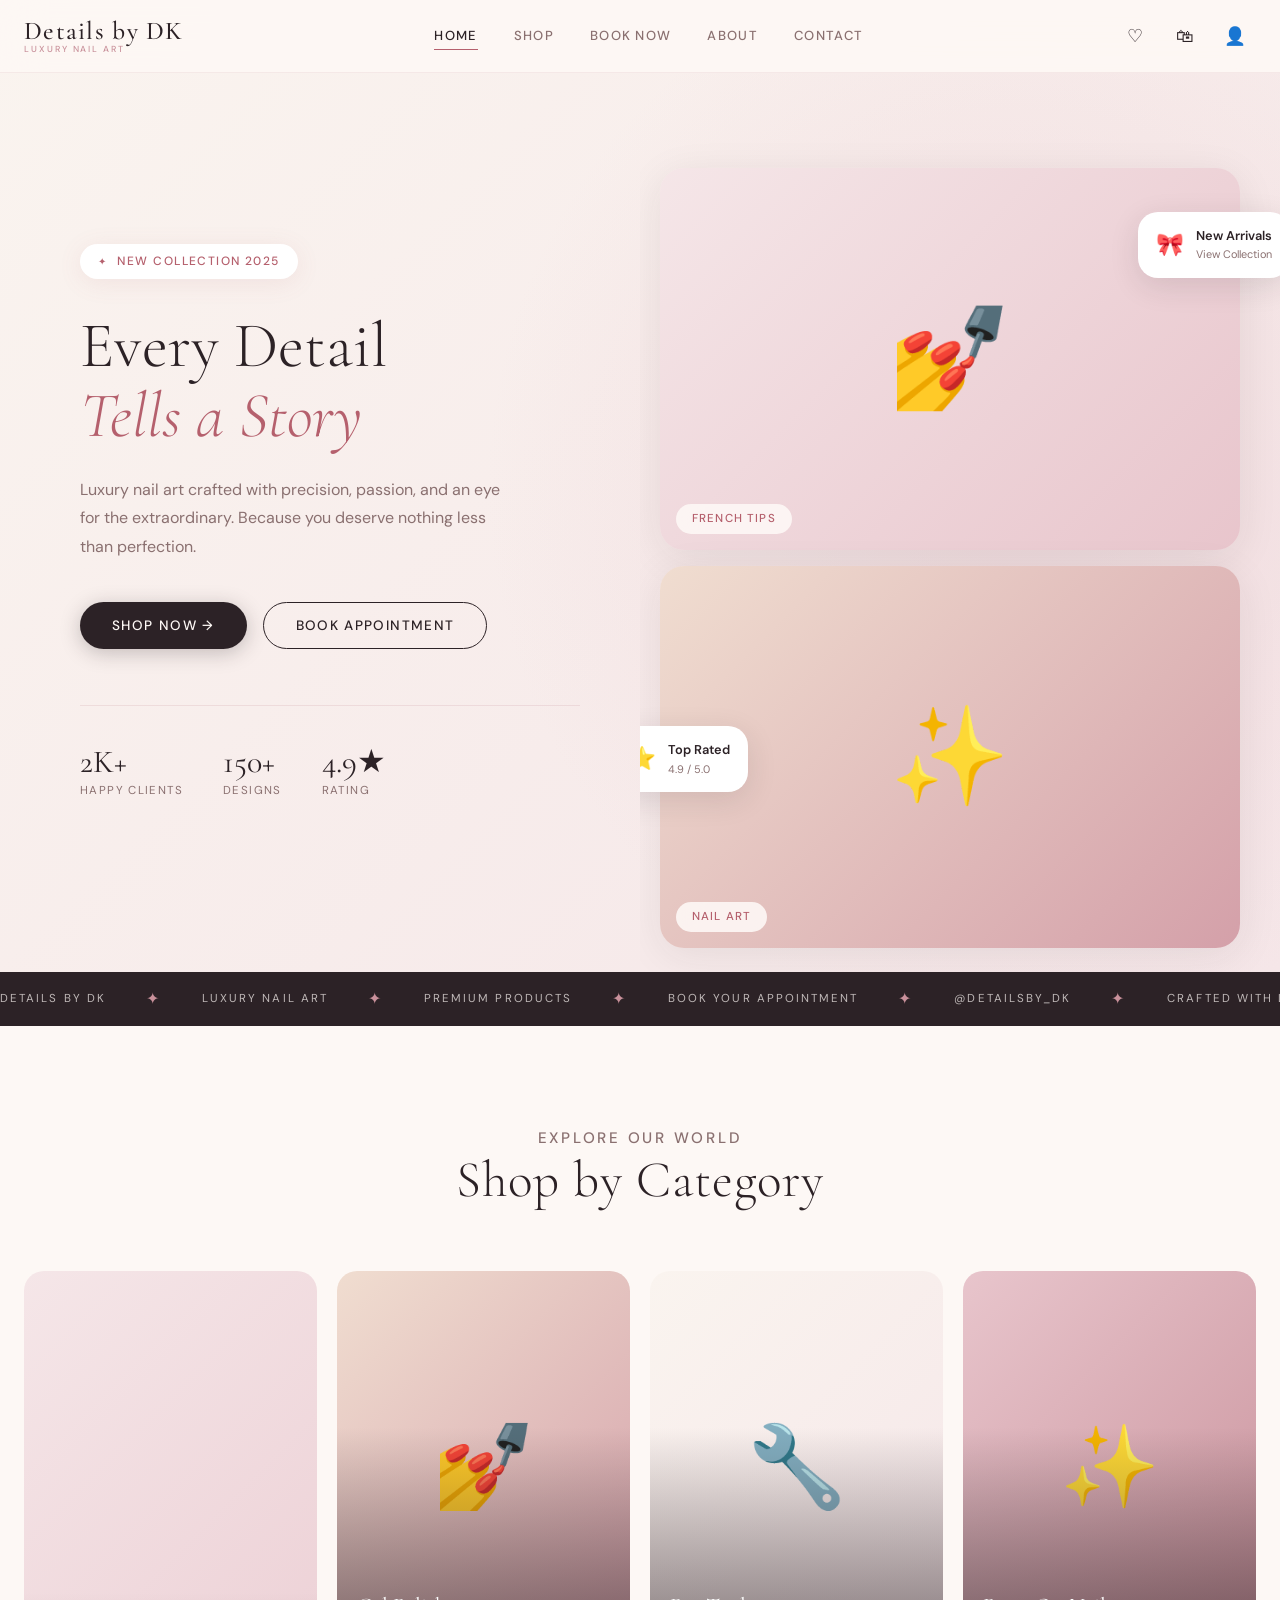
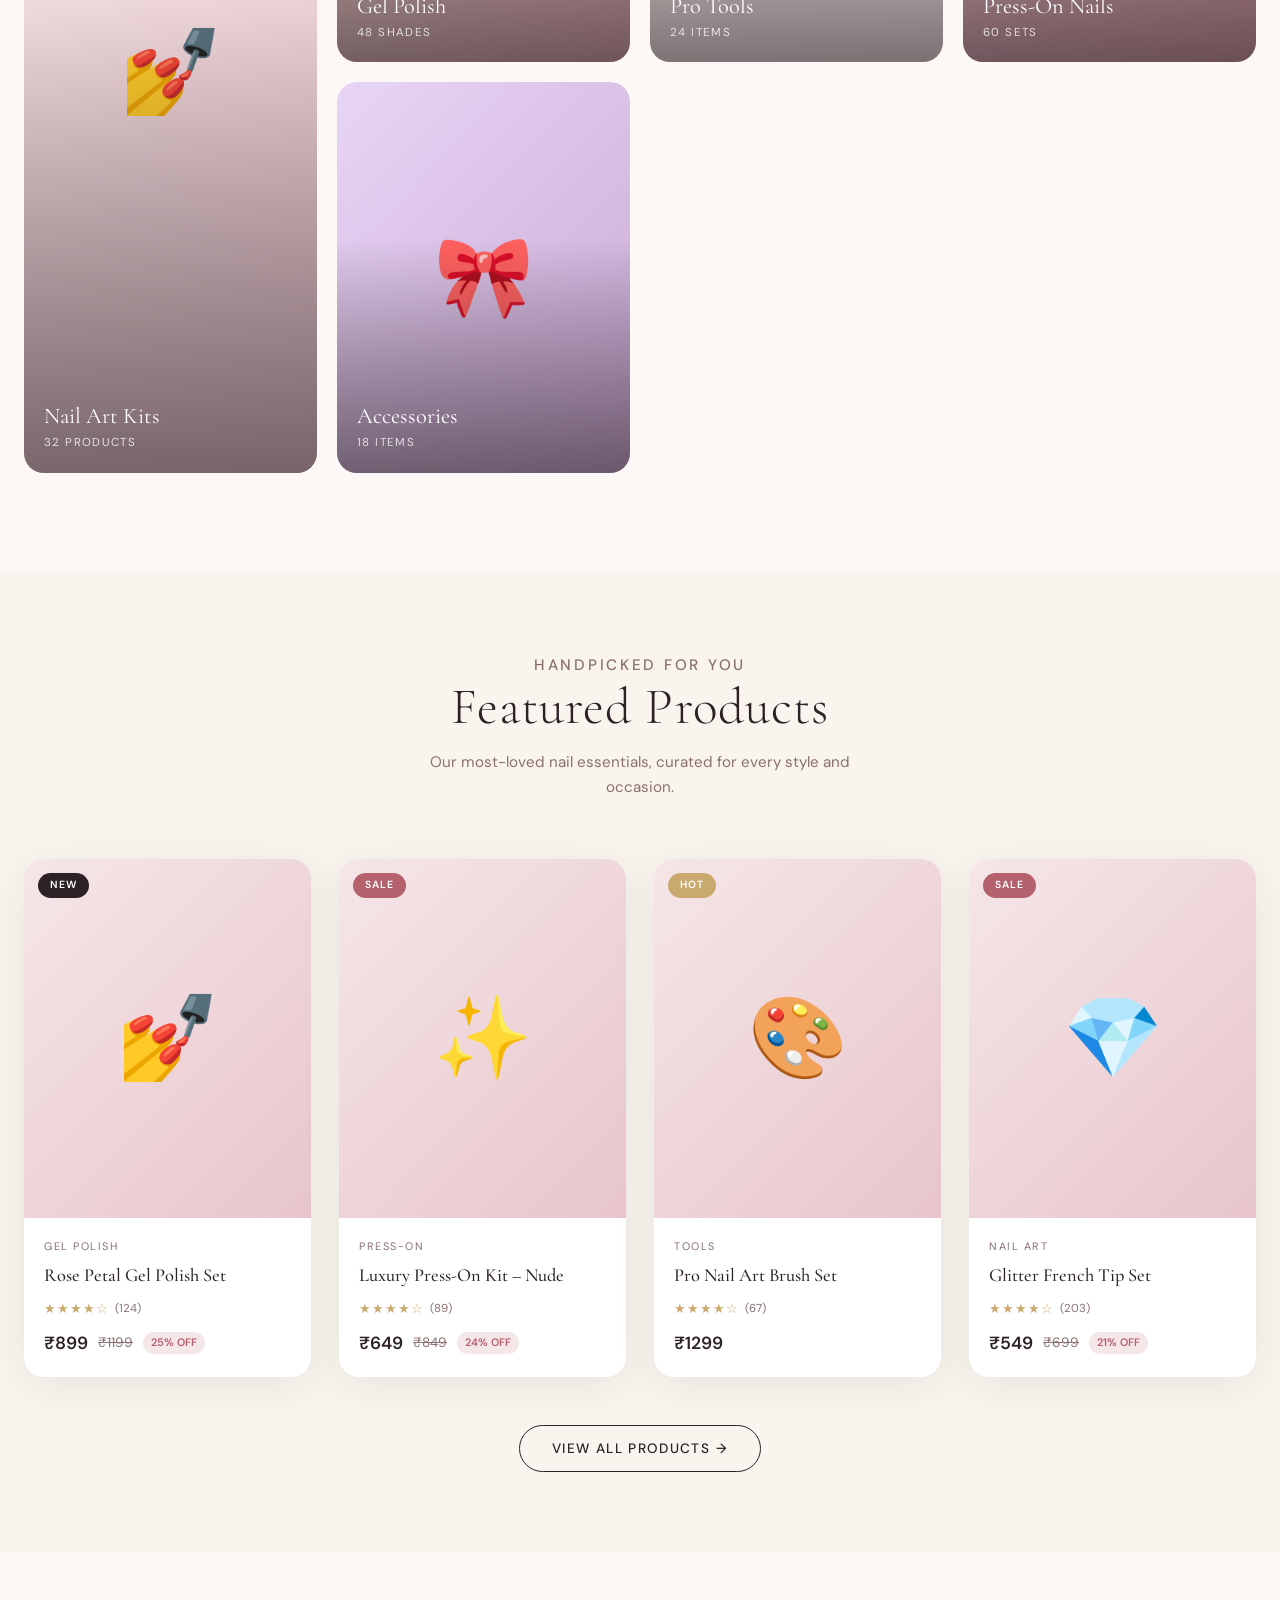
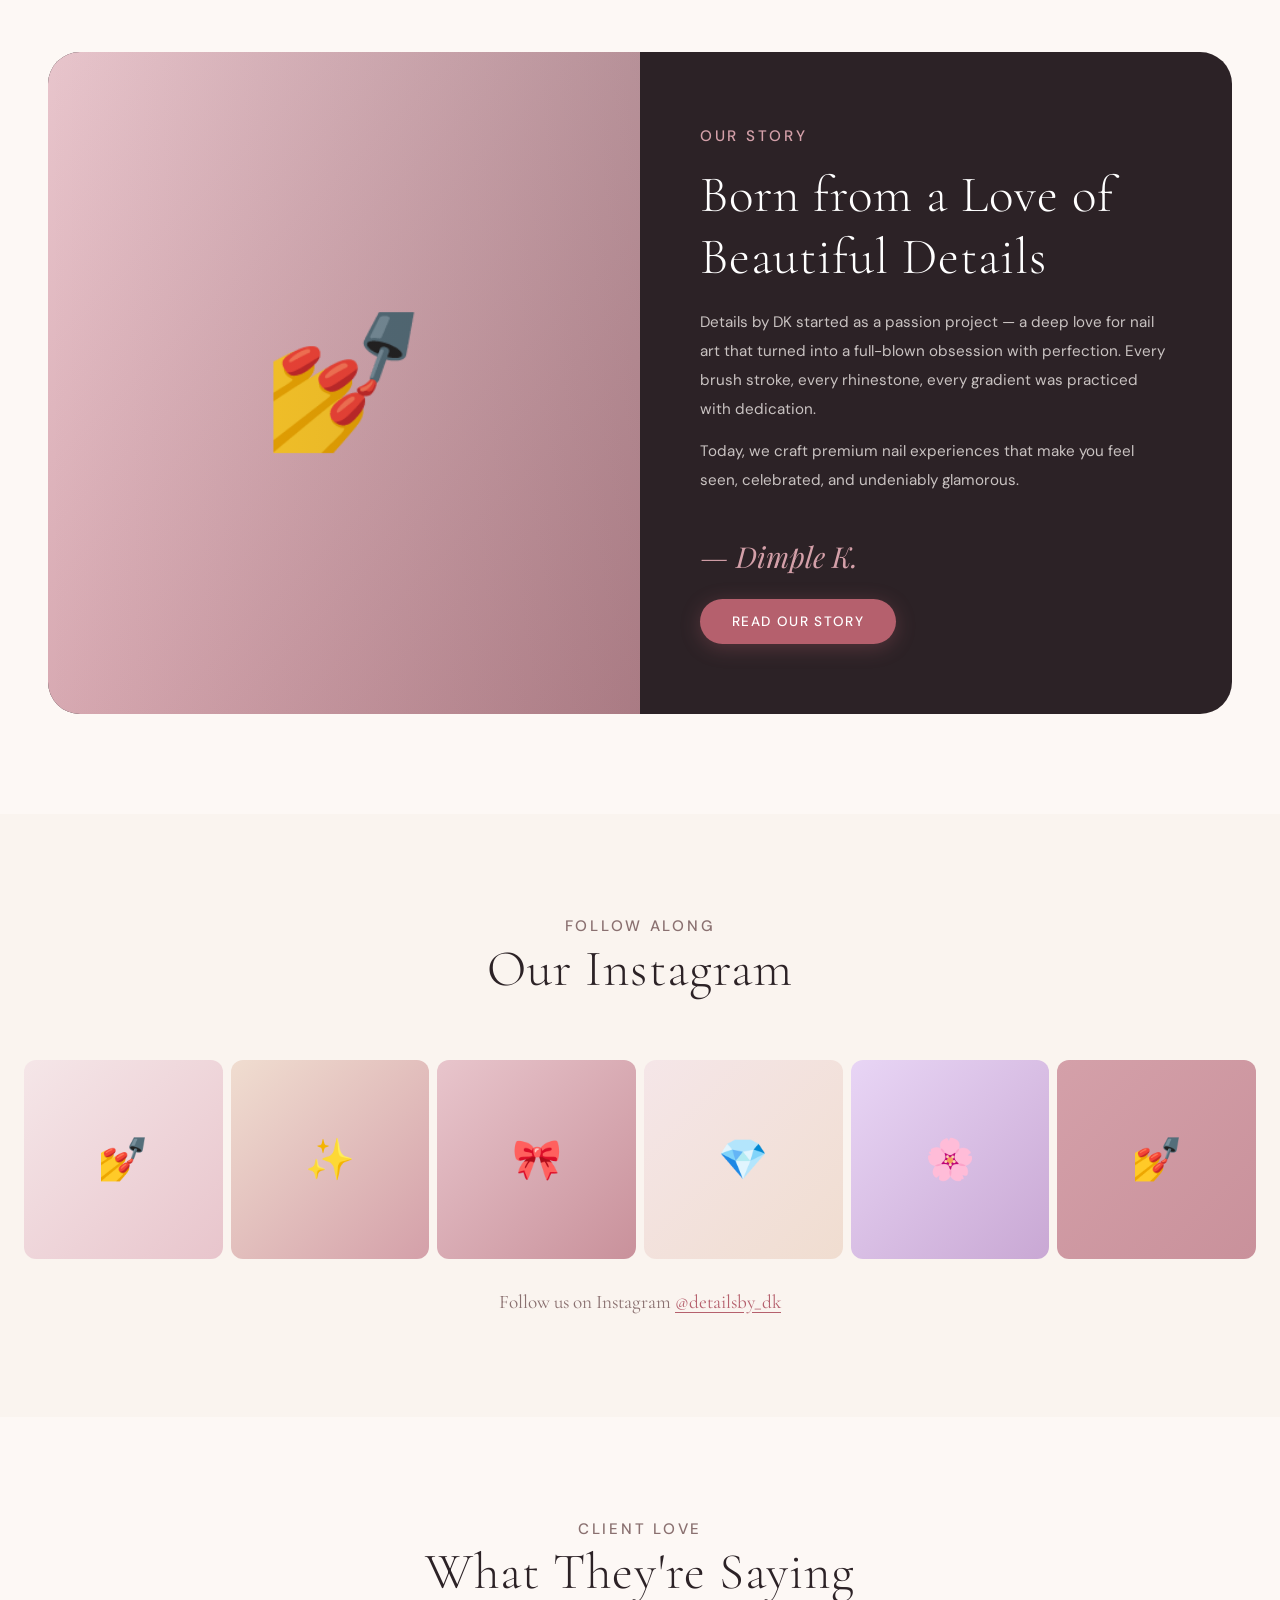
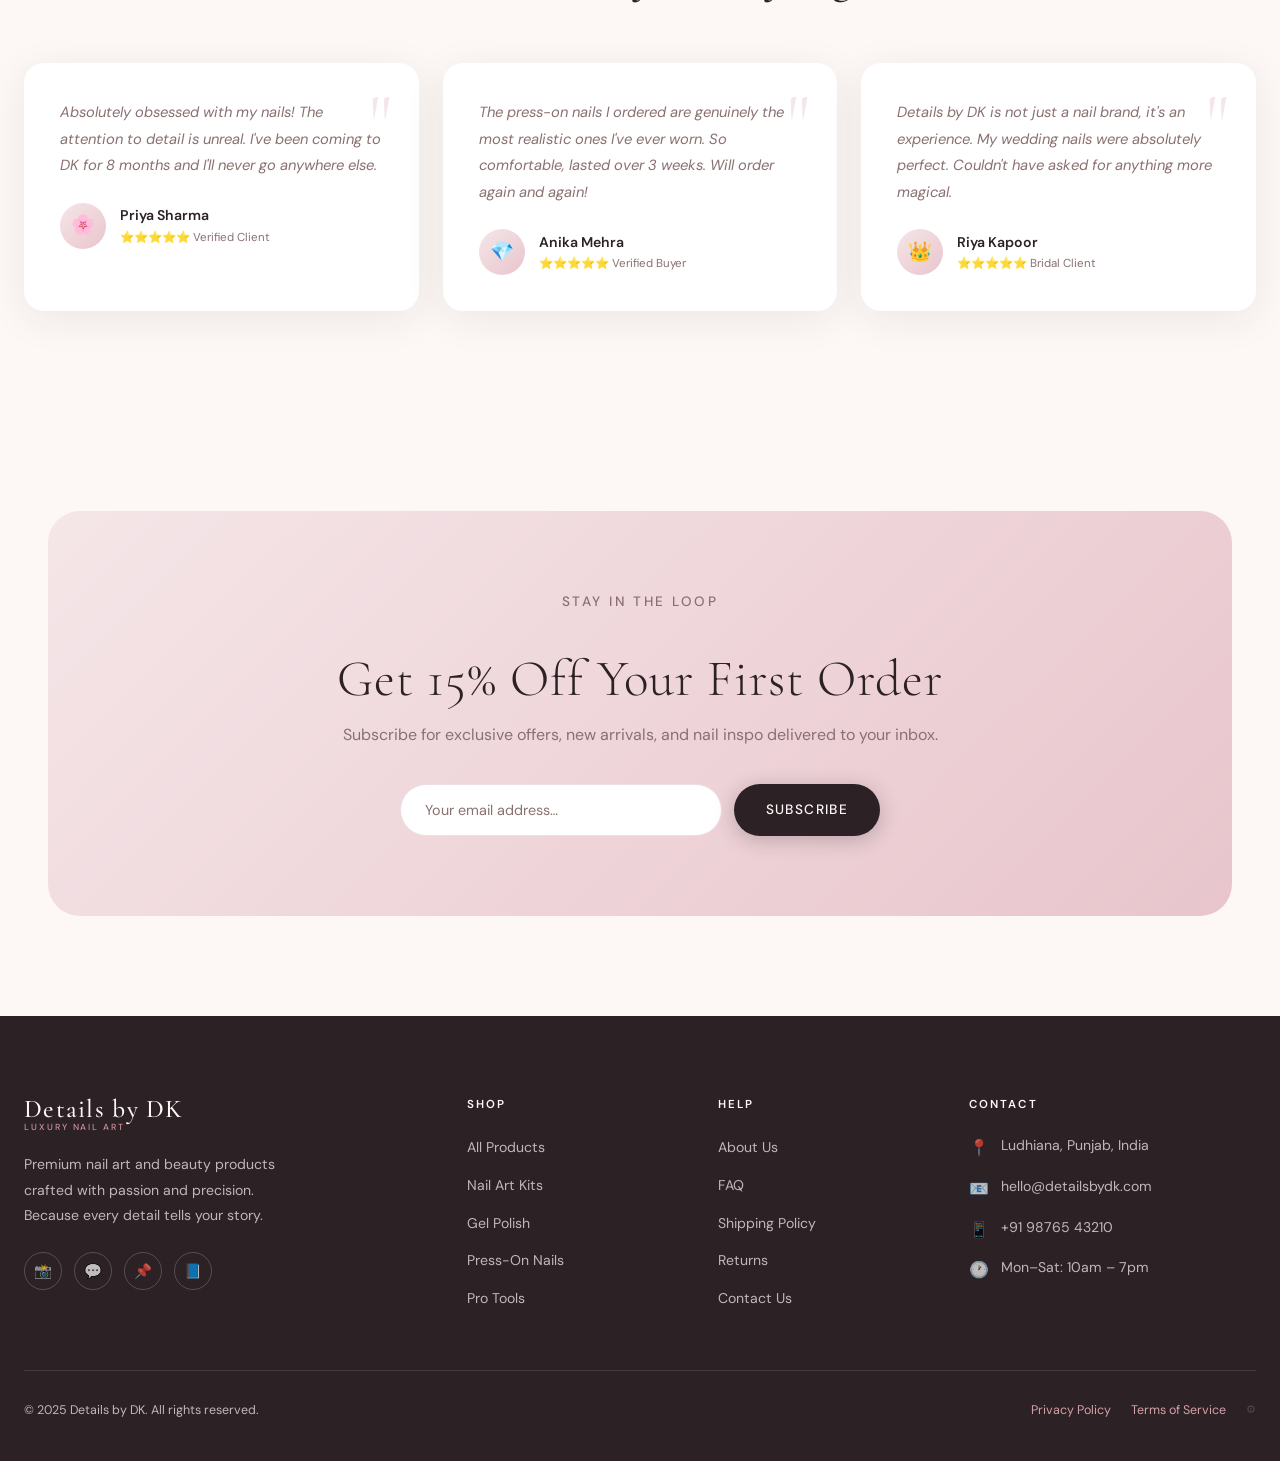
<file: index.html>
<!DOCTYPE html>
<html lang="en">
<head>
<meta charset="UTF-8">
<meta name="viewport" content="width=device-width, initial-scale=1.0">
<meta name="description" content="Details by DK – Premium nail art & beauty services. Shop luxury nail products and book your next appointment.">
<title>Details by DK | Luxury Nail Art & Beauty</title>
<link rel="preconnect" href="https://fonts.googleapis.com">
<link rel="preconnect" href="https://fonts.gstatic.com" crossorigin>
<link href="https://fonts.googleapis.com/css2?family=Cormorant+Garamond:ital,wght@0,300;0,400;0,500;0,600;1,300;1,400&family=DM+Sans:wght@300;400;500&family=Playfair+Display:ital,wght@0,400;1,400&display=swap" rel="stylesheet">
<link rel="stylesheet" href="style.css">
</head>
<body>

<!-- TOAST CONTAINER -->
<div id="toast-container"></div>

<!-- SCROLL TO TOP -->
<button class="scroll-top" id="scrollTop" onclick="window.scrollTo({top:0,behavior:'smooth'})" aria-label="Scroll to top">↑</button>

<!-- ============================
     HEADER
     ============================ -->
<header id="mainHeader">
  <nav class="container">
    <div class="logo" onclick="showPage('home')" style="cursor:pointer">
      Details by DK
      <span>Luxury Nail Art</span>
    </div>
    <div class="nav-links">
      <a onclick="showPage('home')" class="active" data-page="home">Home</a>
      <a onclick="showPage('shop')" data-page="shop">Shop</a>
      <a onclick="showPage('booking')" data-page="booking">Book Now</a>
      <a onclick="showPage('about')" data-page="about">About</a>
      <a onclick="showPage('contact')" data-page="contact">Contact</a>
    </div>
    <div class="nav-actions">
      <button class="nav-icon-btn" onclick="showPage('wishlist')" title="Wishlist">
        ♡
        <span class="badge" id="wishlistBadge" style="display:none">0</span>
      </button>
      <button class="nav-icon-btn" onclick="showPage('cart')" title="Cart">
        🛍
        <span class="badge" id="cartBadge" style="display:none">0</span>
      </button>
      <button class="nav-icon-btn" onclick="showPage('auth')" title="Account" id="authBtn">👤</button>
    </div>
    <button class="hamburger" id="hamburger" onclick="toggleMobileNav()" aria-label="Menu">
      <span></span><span></span><span></span>
    </button>
  </nav>
</header>

<!-- MOBILE NAV -->
<div class="mobile-nav" id="mobileNav">
  <button class="mobile-nav-link" onclick="showPage('home');closeMobileNav()">Home</button>
  <button class="mobile-nav-link" onclick="showPage('shop');closeMobileNav()">Shop</button>
  <button class="mobile-nav-link" onclick="showPage('booking');closeMobileNav()">Book Now</button>
  <button class="mobile-nav-link" onclick="showPage('about');closeMobileNav()">About</button>
  <button class="mobile-nav-link" onclick="showPage('contact');closeMobileNav()">Contact</button>
  <button class="mobile-nav-link" onclick="showPage('wishlist');closeMobileNav()">Wishlist</button>
  <button class="mobile-nav-link" onclick="showPage('cart');closeMobileNav()">Cart</button>
</div>

<!-- ============================
     HOME PAGE
     ============================ -->
<div id="page-home" class="page active">
  <!-- HERO -->
  <section class="hero">
    <div class="hero-content">
      <div class="hero-tag fade-in fade-in-1">New Collection 2025</div>
      <h1 class="fade-in fade-in-2">
        Every Detail<br>
        <em>Tells a Story</em>
      </h1>
      <p class="fade-in fade-in-3">Luxury nail art crafted with precision, passion, and an eye for the extraordinary. Because you deserve nothing less than perfection.</p>
      <div class="hero-cta fade-in fade-in-4">
        <button class="btn btn-primary" onclick="showPage('shop')">Shop Now →</button>
        <button class="btn btn-outline" onclick="showPage('booking')">Book Appointment</button>
      </div>
      <div class="hero-stats fade-in fade-in-4">
        <div class="stat-item">
          <span class="stat-num">2K+</span>
          <span class="stat-label">Happy Clients</span>
        </div>
        <div class="stat-item">
          <span class="stat-num">150+</span>
          <span class="stat-label">Designs</span>
        </div>
        <div class="stat-item">
          <span class="stat-num">4.9★</span>
          <span class="stat-label">Rating</span>
        </div>
      </div>
    </div>
    <div class="hero-visual">
      <div class="hero-img-card" style="background:linear-gradient(135deg,var(--blush),var(--rose));">
        <div style="width:100%;height:100%;display:flex;align-items:center;justify-content:center;font-size:6rem;">💅</div>
        <div class="img-tag">French Tips</div>
      </div>
      <div class="hero-img-card" style="background:linear-gradient(135deg,var(--nude),var(--dusty-pink));">
        <div style="width:100%;height:100%;display:flex;align-items:center;justify-content:center;font-size:6rem;">✨</div>
        <div class="img-tag">Nail Art</div>
      </div>
      <div class="float-badge float-badge-1">
        <span class="badge-icon">⭐</span>
        <div class="badge-text">
          <strong>Top Rated</strong>
          <span>4.9 / 5.0</span>
        </div>
      </div>
      <div class="float-badge float-badge-2">
        <span class="badge-icon">🎀</span>
        <div class="badge-text">
          <strong>New Arrivals</strong>
          <span>View Collection</span>
        </div>
      </div>
    </div>
  </section>

  <!-- MARQUEE -->
  <div class="marquee-strip">
    <div class="marquee-track">
      <span>Details by DK</span><span class="dot">✦</span>
      <span>Luxury Nail Art</span><span class="dot">✦</span>
      <span>Premium Products</span><span class="dot">✦</span>
      <span>Book Your Appointment</span><span class="dot">✦</span>
      <span>@detailsby_dk</span><span class="dot">✦</span>
      <span>Crafted with Love</span><span class="dot">✦</span>
      <span>Every Detail Matters</span><span class="dot">✦</span>
      <span>Details by DK</span><span class="dot">✦</span>
      <span>Luxury Nail Art</span><span class="dot">✦</span>
      <span>Premium Products</span><span class="dot">✦</span>
      <span>Book Your Appointment</span><span class="dot">✦</span>
      <span>@detailsby_dk</span><span class="dot">✦</span>
      <span>Crafted with Love</span><span class="dot">✦</span>
      <span>Every Detail Matters</span><span class="dot">✦</span>
    </div>
  </div>

  <!-- CATEGORIES -->
  <section class="section">
    <div class="container">
      <div class="section-header">
        <p class="section-subtitle">Explore Our World</p>
        <h2 class="section-title">Shop by Category</h2>
      </div>
      <div class="categories-grid">
        <div class="cat-card cat-card-1" onclick="filterShop('Nail Art')">
          <div class="cat-bg">💅</div>
          <div class="cat-overlay"></div>
          <div class="cat-content">
            <div class="cat-name">Nail Art Kits</div>
            <div class="cat-count">32 products</div>
          </div>
        </div>
        <div class="cat-card cat-card-2" onclick="filterShop('Gel Polish')">
          <div class="cat-bg">💅</div>
          <div class="cat-overlay"></div>
          <div class="cat-content">
            <div class="cat-name">Gel Polish</div>
            <div class="cat-count">48 shades</div>
          </div>
        </div>
        <div class="cat-card cat-card-3" onclick="filterShop('Tools')">
          <div class="cat-bg">🔧</div>
          <div class="cat-overlay"></div>
          <div class="cat-content">
            <div class="cat-name">Pro Tools</div>
            <div class="cat-count">24 items</div>
          </div>
        </div>
        <div class="cat-card cat-card-4" onclick="filterShop('Press-On')">
          <div class="cat-bg">✨</div>
          <div class="cat-overlay"></div>
          <div class="cat-content">
            <div class="cat-name">Press-On Nails</div>
            <div class="cat-count">60 sets</div>
          </div>
        </div>
        <div class="cat-card cat-card-5" onclick="filterShop('Accessories')">
          <div class="cat-bg">🎀</div>
          <div class="cat-overlay"></div>
          <div class="cat-content">
            <div class="cat-name">Accessories</div>
            <div class="cat-count">18 items</div>
          </div>
        </div>
      </div>
    </div>
  </section>

  <!-- FEATURED PRODUCTS -->
  <section class="section" style="background:var(--cream);padding:80px 0;">
    <div class="container">
      <div class="section-header">
        <p class="section-subtitle">Handpicked for You</p>
        <h2 class="section-title">Featured Products</h2>
        <p>Our most-loved nail essentials, curated for every style and occasion.</p>
      </div>
      <div class="products-grid" id="featuredProducts"></div>
      <div style="text-align:center;margin-top:48px;">
        <button class="btn btn-outline" onclick="showPage('shop')">View All Products →</button>
      </div>
    </div>
  </section>

  <!-- BRAND STORY SNIPPET -->
  <section class="section">
    <div class="container">
      <div class="brand-story">
        <div class="brand-story-img"><span>💅</span></div>
        <div class="brand-story-content">
          <p class="section-subtitle">Our Story</p>
          <h2 class="section-title">Born from a Love of Beautiful Details</h2>
          <p>Details by DK started as a passion project — a deep love for nail art that turned into a full-blown obsession with perfection. Every brush stroke, every rhinestone, every gradient was practiced with dedication.</p>
          <p>Today, we craft premium nail experiences that make you feel seen, celebrated, and undeniably glamorous.</p>
          <div class="signature">— Dimple K.</div>
          <button class="btn btn-rose" onclick="showPage('about')">Read Our Story</button>
        </div>
      </div>
    </div>
  </section>

  <!-- INSTAGRAM FEED -->
  <section class="section testimonials-bg">
    <div class="container">
      <div class="section-header">
        <p class="section-subtitle">Follow Along</p>
        <h2 class="section-title">Our Instagram</h2>
      </div>
      <div class="insta-grid">
        <div class="insta-item" style="background:linear-gradient(135deg,var(--blush),var(--rose));">
          <div class="insta-emoji">💅</div>
          <div class="insta-overlay"><span>View Post</span></div>
        </div>
        <div class="insta-item" style="background:linear-gradient(135deg,var(--nude),var(--dusty-pink));">
          <div class="insta-emoji">✨</div>
          <div class="insta-overlay"><span>View Post</span></div>
        </div>
        <div class="insta-item" style="background:linear-gradient(135deg,var(--rose),var(--mauve));">
          <div class="insta-emoji">🎀</div>
          <div class="insta-overlay"><span>View Post</span></div>
        </div>
        <div class="insta-item" style="background:linear-gradient(135deg,var(--blush),var(--nude));">
          <div class="insta-emoji">💎</div>
          <div class="insta-overlay"><span>View Post</span></div>
        </div>
        <div class="insta-item" style="background:linear-gradient(135deg,#e8d5f5,#c9a8d4);">
          <div class="insta-emoji">🌸</div>
          <div class="insta-overlay"><span>View Post</span></div>
        </div>
        <div class="insta-item" style="background:linear-gradient(135deg,var(--dusty-pink),var(--mauve));">
          <div class="insta-emoji">💅</div>
          <div class="insta-overlay"><span>View Post</span></div>
        </div>
      </div>
      <div class="insta-handle">
        Follow us on Instagram <a href="https://instagram.com/detailsby_dk" target="_blank">@detailsby_dk</a>
      </div>
    </div>
  </section>

  <!-- TESTIMONIALS -->
  <section class="section">
    <div class="container">
      <div class="section-header">
        <p class="section-subtitle">Client Love</p>
        <h2 class="section-title">What They're Saying</h2>
      </div>
      <div class="testimonials-grid">
        <div class="testimonial-card">
          <p class="testimonial-text">Absolutely obsessed with my nails! The attention to detail is unreal. I've been coming to DK for 8 months and I'll never go anywhere else.</p>
          <div class="testimonial-author">
            <div class="author-avatar">🌸</div>
            <div>
              <div class="author-name">Priya Sharma</div>
              <div class="author-label">⭐⭐⭐⭐⭐ Verified Client</div>
            </div>
          </div>
        </div>
        <div class="testimonial-card">
          <p class="testimonial-text">The press-on nails I ordered are genuinely the most realistic ones I've ever worn. So comfortable, lasted over 3 weeks. Will order again and again!</p>
          <div class="testimonial-author">
            <div class="author-avatar">💎</div>
            <div>
              <div class="author-name">Anika Mehra</div>
              <div class="author-label">⭐⭐⭐⭐⭐ Verified Buyer</div>
            </div>
          </div>
        </div>
        <div class="testimonial-card">
          <p class="testimonial-text">Details by DK is not just a nail brand, it's an experience. My wedding nails were absolutely perfect. Couldn't have asked for anything more magical.</p>
          <div class="testimonial-author">
            <div class="author-avatar">👑</div>
            <div>
              <div class="author-name">Riya Kapoor</div>
              <div class="author-label">⭐⭐⭐⭐⭐ Bridal Client</div>
            </div>
          </div>
        </div>
      </div>
    </div>
  </section>

  <!-- NEWSLETTER -->
  <section class="section">
    <div class="container">
      <div class="newsletter-section">
        <p class="section-subtitle">Stay in the Loop</p>
        <h2 class="section-title">Get 15% Off Your First Order</h2>
        <p>Subscribe for exclusive offers, new arrivals, and nail inspo delivered to your inbox.</p>
        <div class="newsletter-form">
          <input type="email" placeholder="Your email address…" id="newsletterEmail">
          <button class="btn btn-primary" onclick="subscribeNewsletter()">Subscribe</button>
        </div>
      </div>
    </div>
  </section>

  <!-- FOOTER -->
  <footer>
    <div class="container">
      <div class="footer-grid">
        <div class="footer-brand">
          <div class="logo">Details by DK<span>Luxury Nail Art</span></div>
          <p>Premium nail art and beauty products crafted with passion and precision. Because every detail tells your story.</p>
          <div class="footer-social">
            <a href="https://instagram.com/detailsby_dk" target="_blank" class="social-link" title="Instagram">📸</a>
            <a href="#" class="social-link" title="WhatsApp">💬</a>
            <a href="#" class="social-link" title="Pinterest">📌</a>
            <a href="#" class="social-link" title="Facebook">📘</a>
          </div>
        </div>
        <div class="footer-col">
          <h4>Shop</h4>
          <ul>
            <li><a onclick="showPage('shop')">All Products</a></li>
            <li><a onclick="filterShop('Nail Art')">Nail Art Kits</a></li>
            <li><a onclick="filterShop('Gel Polish')">Gel Polish</a></li>
            <li><a onclick="filterShop('Press-On')">Press-On Nails</a></li>
            <li><a onclick="filterShop('Tools')">Pro Tools</a></li>
          </ul>
        </div>
        <div class="footer-col">
          <h4>Help</h4>
          <ul>
            <li><a onclick="showPage('about')">About Us</a></li>
            <li><a href="#">FAQ</a></li>
            <li><a href="#">Shipping Policy</a></li>
            <li><a href="#">Returns</a></li>
            <li><a onclick="showPage('contact')">Contact Us</a></li>
          </ul>
        </div>
        <div class="footer-col">
          <h4>Contact</h4>
          <div class="footer-contact">
            <div class="contact-item">
              <span class="icon">📍</span>
              <span>Ludhiana, Punjab, India</span>
            </div>
            <div class="contact-item">
              <span class="icon">📧</span>
              <span>hello@detailsbydk.com</span>
            </div>
            <div class="contact-item">
              <span class="icon">📱</span>
              <span>+91 98765 43210</span>
            </div>
            <div class="contact-item">
              <span class="icon">🕐</span>
              <span>Mon–Sat: 10am – 7pm</span>
            </div>
          </div>
        </div>
      </div>
      <div class="footer-bottom">
        <span>© 2025 Details by DK. All rights reserved.</span>
        <div style="display:flex;gap:20px;">
          <a href="#">Privacy Policy</a>
          <a href="#">Terms of Service</a>
          <a href="admin.html" style="color:rgba(253,248,245,0.18);font-size:0.7rem;" title="Admin">⚙</a>
        </div>
      </div>
    </div>
  </footer>
</div>

<!-- ============================
     SHOP PAGE
     ============================ -->
<div id="page-shop" class="page">
  <div class="page-header">
    <div class="container">
      <p class="section-subtitle">Explore & Discover</p>
      <h1 class="section-title">Our Collection</h1>
      <p>Premium nail products, press-ons, tools & more</p>
    </div>
  </div>
  <div class="container">
    <div class="shop-layout">
      <!-- Sidebar -->
      <aside class="shop-sidebar">
        <div class="filter-group">
          <div class="filter-title">Category</div>
          <div class="filter-options">
            <label class="filter-option"><input type="checkbox" onchange="applyFilters()" value="Nail Art" class="cat-filter"> <label>Nail Art Kits</label></label>
            <label class="filter-option"><input type="checkbox" onchange="applyFilters()" value="Gel Polish" class="cat-filter"> <label>Gel Polish</label></label>
            <label class="filter-option"><input type="checkbox" onchange="applyFilters()" value="Press-On" class="cat-filter"> <label>Press-On Nails</label></label>
            <label class="filter-option"><input type="checkbox" onchange="applyFilters()" value="Tools" class="cat-filter"> <label>Pro Tools</label></label>
            <label class="filter-option"><input type="checkbox" onchange="applyFilters()" value="Accessories" class="cat-filter"> <label>Accessories</label></label>
          </div>
        </div>
        <div class="filter-group">
          <div class="filter-title">Price Range</div>
          <div class="price-range">
            <span style="font-size:0.78rem;color:var(--muted)">₹0</span>
            <input type="range" min="0" max="2000" value="2000" id="priceRange" oninput="document.getElementById('priceVal').textContent='₹'+this.value;applyFilters()">
            <span style="font-size:0.78rem;color:var(--muted)" id="priceVal">₹2000</span>
          </div>
        </div>
        <div class="filter-group">
          <div class="filter-title">Availability</div>
          <div class="filter-options">
            <label class="filter-option"><input type="checkbox" id="inStockFilter" onchange="applyFilters()"> <label>In Stock Only</label></label>
            <label class="filter-option"><input type="checkbox" id="saleFilter" onchange="applyFilters()"> <label>On Sale</label></label>
          </div>
        </div>
      </aside>
      <!-- Products -->
      <div>
        <div class="shop-toolbar">
          <div class="toolbar-left">
            <button class="filter-pill active" onclick="setActiveSort(this,'all')">All</button>
            <button class="filter-pill" onclick="setActiveSort(this,'new')">New Arrivals</button>
            <button class="filter-pill" onclick="setActiveSort(this,'popular')">Popular</button>
            <button class="filter-pill" onclick="setActiveSort(this,'sale')">On Sale</button>
          </div>
          <div style="display:flex;align-items:center;gap:16px;">
            <span class="results-count" id="resultsCount">Showing 0 products</span>
            <select class="sort-select" onchange="sortProducts(this.value)">
              <option value="default">Sort: Featured</option>
              <option value="price-asc">Price: Low to High</option>
              <option value="price-desc">Price: High to Low</option>
              <option value="rating">Top Rated</option>
            </select>
          </div>
        </div>
        <div class="products-grid" id="shopGrid"></div>
      </div>
    </div>
  </div>
</div>

<!-- ============================
     PRODUCT DETAIL PAGE
     ============================ -->
<div id="page-product" class="page">
  <div class="container">
    <div class="product-detail-layout" id="productDetailContent"></div>
  </div>
  <!-- Related Products -->
  <section class="section" style="background:var(--cream);">
    <div class="container">
      <div class="section-header">
        <p class="section-subtitle">You May Also Like</p>
        <h2 class="section-title">Related Products</h2>
      </div>
      <div class="products-grid" id="relatedProducts"></div>
    </div>
  </section>
</div>

<!-- ============================
     CART PAGE
     ============================ -->
<div id="page-cart" class="page">
  <div class="page-header">
    <div class="container">
      <p class="section-subtitle">Your Selections</p>
      <h1 class="section-title">Shopping Cart</h1>
    </div>
  </div>
  <div class="container">
    <div id="cartContent"></div>
  </div>
</div>

<!-- ============================
     WISHLIST PAGE
     ============================ -->
<div id="page-wishlist" class="page">
  <div class="page-header">
    <div class="container">
      <p class="section-subtitle">Your Favourites</p>
      <h1 class="section-title">Wishlist</h1>
    </div>
  </div>
  <div class="container">
    <div id="wishlistContent"></div>
  </div>
</div>

<!-- ============================
     AUTH PAGE
     ============================ -->
<div id="page-auth" class="page">
  <div class="auth-layout">
    <div class="auth-visual">
      <div class="auth-brand-text">Details<br>by <em>DK</em></div>
      <div class="auth-brand-sub">Luxury Nail Art</div>
      <p class="auth-tagline">Your journey to perfectly polished nails starts here. Join thousands of nail enthusiasts.</p>
      <div style="margin-top:40px;display:flex;flex-direction:column;gap:14px;position:relative;z-index:1;">
        <div style="background:rgba(255,255,255,0.15);border-radius:14px;padding:16px 20px;backdrop-filter:blur(10px);">
          <div style="font-size:0.75rem;color:rgba(255,255,255,0.7);letter-spacing:0.1em;text-transform:uppercase;margin-bottom:4px;">Exclusive Member Benefits</div>
          <div style="color:white;font-size:0.88rem;">🎀 Early access to new collections</div>
        </div>
        <div style="background:rgba(255,255,255,0.15);border-radius:14px;padding:16px 20px;backdrop-filter:blur(10px);">
          <div style="color:white;font-size:0.88rem;">✨ 10% off every order</div>
        </div>
        <div style="background:rgba(255,255,255,0.15);border-radius:14px;padding:16px 20px;backdrop-filter:blur(10px);">
          <div style="color:white;font-size:0.88rem;">💫 Track orders & wishlist</div>
        </div>
      </div>
    </div>
    <div class="auth-form-wrap">
      <div class="auth-form">
        <div class="auth-tabs">
          <button class="auth-tab active" onclick="switchAuthTab('login')">Login</button>
          <button class="auth-tab" onclick="switchAuthTab('signup')">Create Account</button>
        </div>
        <!-- LOGIN -->
        <div class="auth-panel active" id="loginPanel">
          <div class="form-group">
            <label class="form-label">Email Address</label>
            <input type="email" class="form-input" placeholder="you@example.com" id="loginEmail">
          </div>
          <div class="form-group">
            <label class="form-label">Password</label>
            <input type="password" class="form-input" placeholder="Enter your password" id="loginPassword">
            <button class="forgot-link" onclick="showToast('Password reset link sent!','success')">Forgot Password?</button>
          </div>
          <button class="auth-submit" onclick="handleLogin()">Sign In →</button>
          <div class="or-divider"><span>or continue with</span></div>
          <button class="social-auth-btn" onclick="handleSocialLogin('Google')">
            <span style="font-size:1.1rem">G</span> Continue with Google
          </button>
        </div>
        <!-- SIGNUP -->
        <div class="auth-panel" id="signupPanel">
          <div class="form-row">
            <div class="form-group">
              <label class="form-label">First Name</label>
              <input type="text" class="form-input" placeholder="First" id="signupFirst">
            </div>
            <div class="form-group">
              <label class="form-label">Last Name</label>
              <input type="text" class="form-input" placeholder="Last" id="signupLast">
            </div>
          </div>
          <div class="form-group">
            <label class="form-label">Email Address</label>
            <input type="email" class="form-input" placeholder="you@example.com" id="signupEmail">
          </div>
          <div class="form-group">
            <label class="form-label">Phone Number</label>
            <input type="tel" class="form-input" placeholder="+91 98765 43210" id="signupPhone">
          </div>
          <div class="form-group">
            <label class="form-label">Password</label>
            <input type="password" class="form-input" placeholder="Create a strong password" id="signupPassword">
          </div>
          <button class="auth-submit" onclick="handleSignup()">Create Account →</button>
          <div class="or-divider"><span>or sign up with</span></div>
          <button class="social-auth-btn" onclick="handleSocialLogin('Google')">
            <span style="font-size:1.1rem">G</span> Continue with Google
          </button>
        </div>
      </div>
    </div>
  </div>
</div>

<!-- ============================
     ABOUT PAGE
     ============================ -->
<div id="page-about" class="page">
  <div class="about-hero">
    <div class="container">
      <p class="section-subtitle">Our Story</p>
      <h1 class="section-title">Passion for Perfect Nails</h1>
      <p>Details by DK was born from a simple belief: that nail art is a form of self-expression that deserves to be taken seriously.</p>
    </div>
  </div>
  <div class="container">
    <div class="about-layout">
      <div class="about-img-stack">
        <div class="about-img-main">💅</div>
        <div class="about-img-accent">✨</div>
        <div class="about-img-float">
          <div class="float-num">500+</div>
          <div class="float-label">Designs Created</div>
        </div>
      </div>
      <div class="about-text">
        <p class="section-subtitle">Meet the Creator</p>
        <h2 class="section-title">The Woman Behind the Details</h2>
        <p>Hi, I'm DK — a passionate nail artist based in Ludhiana, Punjab. What started as a hobby of painting my own nails grew into something I never imagined: a thriving nail brand that serves hundreds of women across India.</p>
        <p>I've always believed that the smallest details can transform how you feel about yourself. That one perfect set of nails can give you the confidence to walk into any room. That's what Details by DK is about.</p>
        <p>Every product we sell is something I've personally tested. Every design I create is crafted with hours of practice and genuine love for the art. This is not just a business — it's a calling.</p>
        <div class="signature" style="color:var(--accent);">— Dimple K.</div>
        <div style="display:flex;gap:16px;margin-top:30px;flex-wrap:wrap;">
          <button class="btn btn-primary" onclick="showPage('booking')">Book With Me</button>
          <button class="btn btn-outline" onclick="showPage('contact')">Get in Touch</button>
        </div>
      </div>
    </div>

    <!-- Values -->
    <div class="section-header" style="margin-top:40px;">
      <p class="section-subtitle">What We Stand For</p>
      <h2 class="section-title">Our Values</h2>
    </div>
    <div class="values-grid" style="margin-bottom:80px;">
      <div class="value-card">
        <div class="value-icon">💎</div>
        <div class="value-name">Premium Quality</div>
        <div class="value-desc">We only use the finest materials and products, because your nails deserve nothing less than the best.</div>
      </div>
      <div class="value-card">
        <div class="value-icon">🎨</div>
        <div class="value-name">Creative Expression</div>
        <div class="value-desc">Nail art is wearable art. We push creative boundaries to deliver designs that are truly one-of-a-kind.</div>
      </div>
      <div class="value-card">
        <div class="value-icon">🌸</div>
        <div class="value-name">Client Happiness</div>
        <div class="value-desc">Your smile when you see your nails is our greatest reward. We don't rest until you're absolutely delighted.</div>
      </div>
    </div>
  </div>
</div>

<!-- ============================
     CONTACT PAGE
     ============================ -->
<div id="page-contact" class="page">
  <div class="page-header">
    <div class="container">
      <p class="section-subtitle">We'd Love to Hear From You</p>
      <h1 class="section-title">Get in Touch</h1>
    </div>
  </div>
  <div class="container">
    <div class="contact-layout">
      <div class="contact-info">
        <p class="section-subtitle">Contact Information</p>
        <h2 class="section-title">Let's Connect</h2>
        <p>Have a question, want to book a custom appointment, or just want to say hi? We're here for you. Reach out through any channel and we'll respond within 24 hours.</p>
        <div class="contact-cards">
          <div class="contact-card">
            <div class="contact-card-icon">📍</div>
            <div>
              <div class="contact-card-title">Location</div>
              <div class="contact-card-value">Ludhiana, Punjab, India</div>
            </div>
          </div>
          <div class="contact-card">
            <div class="contact-card-icon">📧</div>
            <div>
              <div class="contact-card-title">Email Us</div>
              <div class="contact-card-value">hello@detailsbydk.com</div>
            </div>
          </div>
          <div class="contact-card">
            <div class="contact-card-icon">📱</div>
            <div>
              <div class="contact-card-title">Call / WhatsApp</div>
              <div class="contact-card-value">+91 98765 43210</div>
            </div>
          </div>
          <div class="contact-card">
            <div class="contact-card-icon">🕐</div>
            <div>
              <div class="contact-card-title">Working Hours</div>
              <div class="contact-card-value">Monday – Saturday: 10am – 7pm</div>
            </div>
          </div>
        </div>
        <button class="wa-btn" onclick="openWhatsApp()">
          <span style="font-size:1.3rem">💬</span> Chat on WhatsApp
        </button>
        <div style="margin-top:24px;">
          <a href="https://instagram.com/detailsby_dk" target="_blank" style="color:var(--accent);font-size:0.88rem;text-decoration:underline;">📸 Follow us @detailsby_dk</a>
        </div>
      </div>
      <div class="contact-form-card">
        <h3>Send Us a Message</h3>
        <div class="form-row">
          <div class="form-group">
            <label class="form-label">First Name</label>
            <input type="text" class="form-input" placeholder="Your first name" id="contactFirst">
          </div>
          <div class="form-group">
            <label class="form-label">Last Name</label>
            <input type="text" class="form-input" placeholder="Your last name" id="contactLast">
          </div>
        </div>
        <div class="form-group">
          <label class="form-label">Email</label>
          <input type="email" class="form-input" placeholder="you@example.com" id="contactEmail">
        </div>
        <div class="form-group">
          <label class="form-label">Phone (Optional)</label>
          <input type="tel" class="form-input" placeholder="+91 98765 43210" id="contactPhone">
        </div>
        <div class="form-group">
          <label class="form-label">Subject</label>
          <select class="form-input" id="contactSubject" style="cursor:pointer">
            <option>General Inquiry</option>
            <option>Booking / Appointment</option>
            <option>Product Query</option>
            <option>Order Issue</option>
            <option>Custom Order</option>
            <option>Collaboration</option>
          </select>
        </div>
        <div class="form-group">
          <label class="form-label">Message</label>
          <textarea class="form-textarea" placeholder="Tell us how we can help…" id="contactMessage"></textarea>
        </div>
        <button class="contact-submit" onclick="submitContact()">Send Message ✦</button>
      </div>
    </div>
  </div>
</div>

<!-- ============================
     BOOKING PAGE
     ============================ -->
<div id="page-booking" class="page">
  <div class="page-header">
    <div class="container">
      <p class="section-subtitle">Reserve Your Spot</p>
      <h1 class="section-title">Book an Appointment</h1>
      <p>Choose your service and pick a time that works for you</p>
    </div>
  </div>
  <div class="container">
    <div class="booking-layout">
      <div>
        <p class="section-subtitle" style="margin-bottom:20px;">Select a Service</p>
        <div class="service-cards" id="serviceCards"></div>
      </div>
      <div class="booking-panel">
        <h3>Choose Date & Time</h3>
        <div class="calendar-simple">
          <div class="cal-header">
            <button class="cal-nav" onclick="changeMonth(-1)">‹</button>
            <span class="cal-title" id="calTitle">May 2025</span>
            <button class="cal-nav" onclick="changeMonth(1)">›</button>
          </div>
          <div class="cal-grid" id="calGrid"></div>
        </div>
        <p class="section-subtitle" style="margin-bottom:12px;">Available Times</p>
        <div class="time-slots" id="timeSlots"></div>
        <div class="form-group">
          <label class="form-label">Your Name</label>
          <input type="text" class="form-input" placeholder="Full name" id="bookName">
        </div>
        <div class="form-group">
          <label class="form-label">Phone Number</label>
          <input type="tel" class="form-input" placeholder="+91 98765 43210" id="bookPhone">
        </div>
        <button class="book-confirm-btn" onclick="confirmBooking()">Confirm Booking ✦</button>
      </div>
    </div>
  </div>
</div>

<!-- ============================
     CHECKOUT PAGE
     ============================ -->
<div id="page-checkout" class="page">
  <div class="page-header">
    <div class="container">
      <p class="section-subtitle">Almost There</p>
      <h1 class="section-title">Checkout</h1>
    </div>
  </div>
  <div class="container">
    <div class="checkout-layout">
      <div>
        <!-- Stepper -->
        <div class="checkout-steps" id="checkoutSteps">
          <div class="step-item">
            <div class="step-circle active" id="step1">1</div>
            <div style="display:flex;flex-direction:column;">
              <div class="step-label">Delivery</div>
            </div>
          </div>
          <div class="step-line" id="line1"></div>
          <div class="step-item">
            <div class="step-circle" id="step2">2</div>
            <div style="display:flex;flex-direction:column;">
              <div class="step-label">Payment</div>
            </div>
          </div>
          <div class="step-line" id="line2"></div>
          <div class="step-item">
            <div class="step-circle" id="step3">3</div>
            <div style="display:flex;flex-direction:column;">
              <div class="step-label">Confirm</div>
            </div>
          </div>
        </div>

        <!-- Step 1: Delivery -->
        <div id="checkoutStep1">
          <div class="checkout-section">
            <h4>Delivery Information</h4>
            <div class="form-row">
              <div class="form-group">
                <label class="form-label">First Name</label>
                <input type="text" class="form-input" placeholder="First">
              </div>
              <div class="form-group">
                <label class="form-label">Last Name</label>
                <input type="text" class="form-input" placeholder="Last">
              </div>
            </div>
            <div class="form-group">
              <label class="form-label">Address</label>
              <input type="text" class="form-input" placeholder="Street address">
            </div>
            <div class="form-row">
              <div class="form-group">
                <label class="form-label">City</label>
                <input type="text" class="form-input" placeholder="City">
              </div>
              <div class="form-group">
                <label class="form-label">PIN Code</label>
                <input type="text" class="form-input" placeholder="141001">
              </div>
            </div>
            <div class="form-group">
              <label class="form-label">Phone</label>
              <input type="tel" class="form-input" placeholder="+91 98765 43210">
            </div>
          </div>
          <button class="btn btn-primary" style="width:100%;justify-content:center;" onclick="nextCheckoutStep(2)">Continue to Payment →</button>
        </div>

        <!-- Step 2: Payment -->
        <div id="checkoutStep2" style="display:none;">
          <div class="checkout-section">
            <h4>Payment Method</h4>
            <div class="payment-methods">
              <div class="payment-method selected" onclick="selectPayment(this)">
                <div class="pm-icon">💳</div>
                <div class="pm-name">Card</div>
              </div>
              <div class="payment-method" onclick="selectPayment(this)">
                <div class="pm-icon">📱</div>
                <div class="pm-name">UPI</div>
              </div>
              <div class="payment-method" onclick="selectPayment(this)">
                <div class="pm-icon">🏦</div>
                <div class="pm-name">Net Banking</div>
              </div>
            </div>
            <div class="form-group">
              <label class="form-label">Card Number</label>
              <input type="text" class="form-input" placeholder="1234 5678 9012 3456" maxlength="19" id="cardNum" oninput="formatCard(this)">
            </div>
            <div class="form-row">
              <div class="form-group">
                <label class="form-label">Expiry</label>
                <input type="text" class="form-input" placeholder="MM/YY" maxlength="5">
              </div>
              <div class="form-group">
                <label class="form-label">CVV</label>
                <input type="password" class="form-input" placeholder="•••" maxlength="3">
              </div>
            </div>
          </div>
          <div style="display:flex;gap:12px;">
            <button class="btn btn-outline" onclick="nextCheckoutStep(1)" style="flex:1;justify-content:center;">← Back</button>
            <button class="btn btn-primary" onclick="nextCheckoutStep(3)" style="flex:2;justify-content:center;">Review Order →</button>
          </div>
        </div>

        <!-- Step 3: Confirm -->
        <div id="checkoutStep3" style="display:none;">
          <div class="checkout-section" style="text-align:center;padding:60px 32px;">
            <div style="font-size:4rem;margin-bottom:24px;">🎀</div>
            <h4 style="font-family:var(--font-display);font-size:1.8rem;font-weight:400;margin-bottom:12px;">Order Confirmed!</h4>
            <p style="color:var(--muted);margin-bottom:30px;">Thank you for your order! We'll send you a confirmation email shortly. Your nails are on their way! 💅</p>
            <button class="btn btn-primary" onclick="showPage('shop')" style="margin:0 auto;">Continue Shopping</button>
          </div>
        </div>
      </div>
      <!-- Order Summary -->
      <div class="checkout-summary">
        <div class="summary-title">Order Summary</div>
        <div id="checkoutItems"></div>
        <div class="divider"></div>
        <div class="summary-row"><span>Subtotal</span><span id="checkoutSubtotal">₹0</span></div>
        <div class="summary-row"><span>Shipping</span><span style="color:#7dc98f">Free</span></div>
        <div class="summary-row total"><span>Total</span><span id="checkoutTotal">₹0</span></div>
        <div style="margin-top:16px;padding:12px;background:var(--blush);border-radius:var(--radius-sm);font-size:0.78rem;color:var(--accent);text-align:center;">
          🔒 Secured with 256-bit SSL Encryption
        </div>
      </div>
    </div>
  </div>
</div>

<script src="script.js"></script>

</body>
</html>
</file>
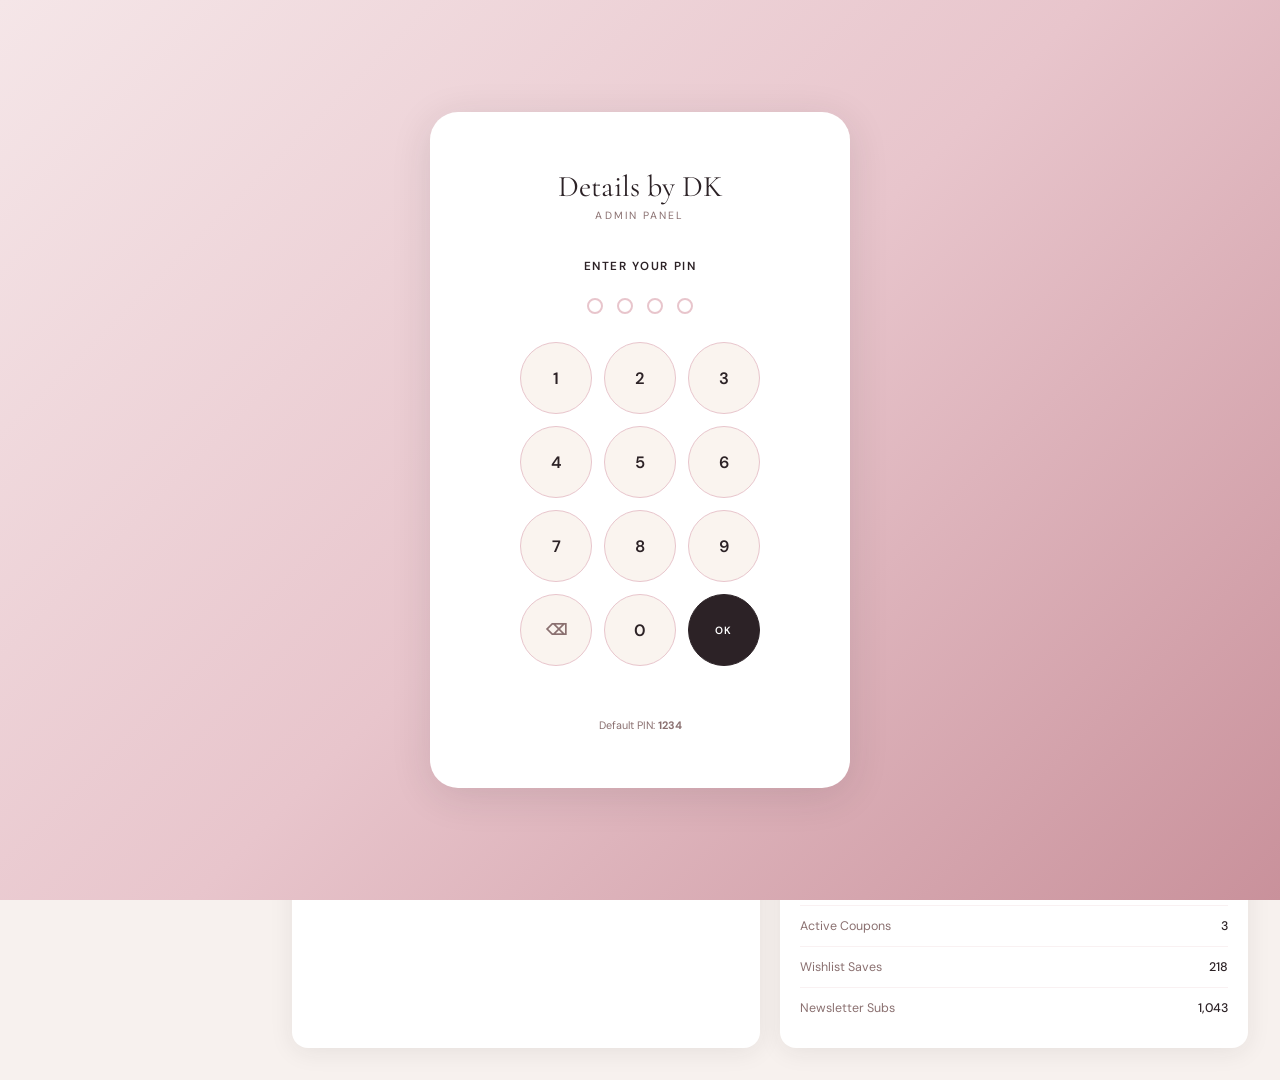
<file: admin.html>
<!DOCTYPE html>
<html lang="en">
<head>
<meta charset="UTF-8">
<meta name="viewport" content="width=device-width, initial-scale=1.0">
<title>Admin Panel – Details by DK</title>
<link href="https://fonts.googleapis.com/css2?family=Cormorant+Garamond:wght@300;400;500&family=DM+Sans:wght@300;400;500;600&display=swap" rel="stylesheet">
<style>
:root {
  --blush: #f5e6e8;
  --rose: #e8c5cc;
  --mauve: #c9919b;
  --dusty: #d4a0a9;
  --nude: #f0ddd0;
  --warm-white: #fdf8f5;
  --cream: #faf4ef;
  --charcoal: #2c2226;
  --muted: #8a7070;
  --accent: #b5606d;
  --gold: #c9a96e;
  --green: #6db87d;
  --red: #e07070;
  --blue: #7098c9;
  --sidebar-w: 260px;
  --radius: 16px;
  --radius-sm: 10px;
  --shadow: 0 4px 24px rgba(44,34,38,0.08);
  --shadow-lg: 0 8px 40px rgba(44,34,38,0.12);
  --font-display: 'Cormorant Garamond', serif;
  --font-body: 'DM Sans', sans-serif;
  --transition: 0.28s cubic-bezier(0.4,0,0.2,1);
}
*, *::before, *::after { box-sizing: border-box; margin: 0; padding: 0; }
html { font-size: 15px; }
body { font-family: var(--font-body); background: #f7f1ee; color: var(--charcoal); display: flex; min-height: 100vh; overflow-x: hidden; }
button { cursor: pointer; font-family: var(--font-body); border: none; outline: none; }
input, select, textarea { font-family: var(--font-body); }
a { text-decoration: none; color: inherit; }
img { max-width: 100%; display: block; }

/* ============================
   PIN LOCK SCREEN
   ============================ */
#lockScreen {
  position: fixed; inset: 0; z-index: 9999;
  background: linear-gradient(135deg, var(--blush) 0%, var(--rose) 50%, var(--mauve) 100%);
  display: flex; align-items: center; justify-content: center;
}
.lock-card {
  background: white; border-radius: 28px; padding: 56px 48px;
  width: 420px; text-align: center; box-shadow: var(--shadow-lg);
}
.lock-logo { font-family: var(--font-display); font-size: 2rem; font-weight: 400; color: var(--charcoal); margin-bottom: 4px; }
.lock-sub { font-size: 0.7rem; letter-spacing: 0.2em; text-transform: uppercase; color: var(--muted); margin-bottom: 36px; }
.lock-title { font-size: 0.78rem; letter-spacing: 0.14em; text-transform: uppercase; font-weight: 600; color: var(--charcoal); margin-bottom: 24px; }
.pin-dots { display: flex; justify-content: center; gap: 14px; margin-bottom: 28px; }
.pin-dot {
  width: 16px; height: 16px; border-radius: 50%;
  border: 2px solid var(--rose); background: transparent; transition: var(--transition);
}
.pin-dot.filled { background: var(--accent); border-color: var(--accent); }
.pin-pad { display: grid; grid-template-columns: repeat(3, 1fr); gap: 12px; max-width: 240px; margin: 0 auto 16px; }
.pin-key {
  aspect-ratio: 1; border-radius: 50%; font-size: 1.1rem; font-weight: 600;
  background: var(--cream); color: var(--charcoal); border: 1.5px solid var(--rose);
  display: flex; align-items: center; justify-content: center; transition: var(--transition);
}
.pin-key:hover { background: var(--blush); border-color: var(--mauve); transform: scale(1.05); }
.pin-key:active { transform: scale(0.96); }
.pin-key.del { font-size: 1rem; color: var(--muted); }
.pin-key.enter { background: var(--charcoal); color: white; border-color: var(--charcoal); font-size: 0.7rem; letter-spacing: 0.1em; text-transform: uppercase; }
.pin-key.enter:hover { background: var(--accent); border-color: var(--accent); }
.pin-error { color: var(--red); font-size: 0.78rem; min-height: 20px; margin-top: 8px; }
.lock-hint { font-size: 0.72rem; color: var(--muted); margin-top: 16px; }
.shake { animation: shake 0.4s ease; }
@keyframes shake { 0%,100%{transform:translateX(0)} 20%{transform:translateX(-6px)} 40%{transform:translateX(6px)} 60%{transform:translateX(-4px)} 80%{transform:translateX(4px)} }

/* ============================
   SIDEBAR
   ============================ */
#sidebar {
  width: var(--sidebar-w); background: var(--charcoal); min-height: 100vh;
  display: flex; flex-direction: column; position: fixed; left: 0; top: 0; bottom: 0;
  z-index: 100; transition: transform var(--transition);
}
.sidebar-logo {
  padding: 28px 24px 20px;
  border-bottom: 1px solid rgba(253,248,245,0.08);
}
.sidebar-logo-text { font-family: var(--font-display); font-size: 1.4rem; font-weight: 400; color: var(--warm-white); line-height: 1; }
.sidebar-logo-sub { font-size: 0.6rem; letter-spacing: 0.2em; text-transform: uppercase; color: rgba(253,248,245,0.45); margin-top: 4px; }
.sidebar-label {
  font-size: 0.58rem; letter-spacing: 0.2em; text-transform: uppercase;
  color: rgba(253,248,245,0.3); font-weight: 600; padding: 20px 20px 8px;
}
.sidebar-nav { flex: 1; padding: 8px 12px; display: flex; flex-direction: column; gap: 2px; overflow-y: auto; }
.nav-item {
  display: flex; align-items: center; gap: 12px;
  padding: 12px 14px; border-radius: var(--radius-sm);
  color: rgba(253,248,245,0.6); font-size: 0.85rem; font-weight: 400;
  transition: var(--transition); cursor: pointer; position: relative;
}
.nav-item:hover { background: rgba(253,248,245,0.07); color: rgba(253,248,245,0.9); }
.nav-item.active { background: rgba(181,96,109,0.25); color: var(--warm-white); font-weight: 500; }
.nav-item.active::before { content:''; position:absolute; left:0; top:25%; bottom:25%; width:3px; background:var(--accent); border-radius:0 3px 3px 0; }
.nav-item .icon { font-size: 1rem; width: 22px; text-align: center; flex-shrink: 0; }
.nav-badge {
  margin-left: auto; background: var(--accent); color: white;
  font-size: 0.6rem; font-weight: 700; padding: 2px 7px; border-radius: 20px;
}
.sidebar-footer { padding: 16px 12px; border-top: 1px solid rgba(253,248,245,0.08); }
.sidebar-user {
  display: flex; align-items: center; gap: 12px;
  padding: 12px; border-radius: var(--radius-sm);
  background: rgba(253,248,245,0.05);
}
.user-avatar {
  width: 36px; height: 36px; border-radius: 50%;
  background: linear-gradient(135deg, var(--mauve), var(--dusty));
  display: flex; align-items: center; justify-content: center; font-size: 0.9rem; flex-shrink: 0;
}
.user-name { font-size: 0.82rem; font-weight: 500; color: var(--warm-white); }
.user-role { font-size: 0.65rem; color: rgba(253,248,245,0.4); margin-top: 1px; }
.logout-btn {
  margin-left: auto; background: none; color: rgba(253,248,245,0.4);
  font-size: 0.9rem; padding: 4px; transition: color var(--transition);
}
.logout-btn:hover { color: var(--accent); }

/* ============================
   MAIN CONTENT
   ============================ */
#mainContent { margin-left: var(--sidebar-w); flex: 1; display: flex; flex-direction: column; min-height: 100vh; }
.topbar {
  background: white; border-bottom: 1px solid var(--rose);
  padding: 0 32px; height: 64px; display: flex; align-items: center; justify-content: space-between;
  position: sticky; top: 0; z-index: 50; box-shadow: 0 2px 12px rgba(44,34,38,0.04);
}
.topbar-left { display: flex; align-items: center; gap: 16px; }
.topbar-title { font-family: var(--font-display); font-size: 1.4rem; font-weight: 400; color: var(--charcoal); }
.breadcrumb { font-size: 0.72rem; color: var(--muted); }
.topbar-right { display: flex; align-items: center; gap: 12px; }
.topbar-search {
  display: flex; align-items: center; gap: 8px;
  background: var(--cream); border: 1.5px solid var(--rose); border-radius: 50px;
  padding: 8px 16px; transition: border-color var(--transition);
}
.topbar-search:focus-within { border-color: var(--accent); }
.topbar-search input { background: none; border: none; outline: none; font-size: 0.82rem; color: var(--charcoal); width: 180px; }
.topbar-search input::placeholder { color: var(--muted); }
.topbar-btn {
  width: 38px; height: 38px; border-radius: 50%; background: var(--cream);
  display: flex; align-items: center; justify-content: center; font-size: 1rem;
  transition: var(--transition); position: relative;
}
.topbar-btn:hover { background: var(--blush); }
.notif-dot {
  position: absolute; top: 5px; right: 5px; width: 8px; height: 8px;
  border-radius: 50%; background: var(--accent); border: 2px solid white;
}
.content-area { padding: 32px; flex: 1; }

/* ============================
   PANELS
   ============================ */
.panel { display: none; }
.panel.active { display: block; }

/* ============================
   STAT CARDS
   ============================ */
.stats-grid { display: grid; grid-template-columns: repeat(4, 1fr); gap: 20px; margin-bottom: 28px; }
.stat-card {
  background: white; border-radius: var(--radius); padding: 24px;
  box-shadow: var(--shadow); position: relative; overflow: hidden; transition: transform var(--transition);
}
.stat-card:hover { transform: translateY(-2px); }
.stat-card::after {
  content: ''; position: absolute; width: 120px; height: 120px; border-radius: 50%;
  right: -30px; top: -30px; opacity: 0.06;
}
.stat-card-1::after { background: var(--accent); }
.stat-card-2::after { background: var(--green); }
.stat-card-3::after { background: var(--gold); }
.stat-card-4::after { background: var(--blue); }
.stat-icon {
  width: 44px; height: 44px; border-radius: 12px;
  display: flex; align-items: center; justify-content: center; font-size: 1.2rem;
  margin-bottom: 16px;
}
.stat-icon-1 { background: rgba(181,96,109,0.12); }
.stat-icon-2 { background: rgba(109,184,125,0.12); }
.stat-icon-3 { background: rgba(201,169,110,0.12); }
.stat-icon-4 { background: rgba(112,152,201,0.12); }
.stat-value { font-size: 1.9rem; font-weight: 700; color: var(--charcoal); line-height: 1; margin-bottom: 6px; }
.stat-label { font-size: 0.75rem; color: var(--muted); font-weight: 400; }
.stat-change { font-size: 0.7rem; font-weight: 600; margin-top: 10px; display: flex; align-items: center; gap: 4px; }
.stat-up { color: var(--green); }
.stat-down { color: var(--red); }

/* ============================
   TABLES
   ============================ */
.card { background: white; border-radius: var(--radius); box-shadow: var(--shadow); overflow: hidden; }
.card-header {
  padding: 20px 24px; border-bottom: 1px solid var(--rose);
  display: flex; align-items: center; justify-content: space-between; flex-wrap: wrap; gap: 12px;
}
.card-title { font-family: var(--font-display); font-size: 1.15rem; font-weight: 500; color: var(--charcoal); }
.card-body { padding: 0; }
table { width: 100%; border-collapse: collapse; }
thead tr { background: var(--cream); }
th { padding: 12px 20px; text-align: left; font-size: 0.65rem; font-weight: 700; letter-spacing: 0.12em; text-transform: uppercase; color: var(--muted); white-space: nowrap; }
td { padding: 14px 20px; font-size: 0.83rem; color: var(--charcoal); border-bottom: 1px solid rgba(232,197,204,0.3); vertical-align: middle; }
tr:last-child td { border-bottom: none; }
tr:hover td { background: rgba(245,230,232,0.3); }
.td-name { font-weight: 500; }
.td-img { width: 40px; height: 40px; border-radius: 8px; background: var(--blush); display: flex; align-items: center; justify-content: center; font-size: 1.1rem; }
.badge { display: inline-flex; align-items: center; gap: 4px; padding: 3px 10px; border-radius: 20px; font-size: 0.65rem; font-weight: 700; letter-spacing: 0.06em; text-transform: uppercase; }
.badge-success { background: rgba(109,184,125,0.15); color: #4a9e5c; }
.badge-warning { background: rgba(201,169,110,0.15); color: #a07830; }
.badge-danger { background: rgba(224,112,112,0.15); color: var(--red); }
.badge-info { background: rgba(112,152,201,0.15); color: #4a72a8; }
.badge-neutral { background: var(--blush); color: var(--accent); }
.action-btn {
  padding: 6px 14px; border-radius: 20px; font-size: 0.72rem; font-weight: 600;
  transition: var(--transition); display: inline-flex; align-items: center; gap: 5px;
}
.action-edit { background: var(--blush); color: var(--accent); }
.action-edit:hover { background: var(--accent); color: white; }
.action-delete { background: rgba(224,112,112,0.1); color: var(--red); }
.action-delete:hover { background: var(--red); color: white; }
.action-view { background: rgba(112,152,201,0.1); color: var(--blue); }
.action-view:hover { background: var(--blue); color: white; }

/* ============================
   CHARTS (CSS-based)
   ============================ */
.charts-row { display: grid; grid-template-columns: 2fr 1fr; gap: 20px; margin-bottom: 20px; }
.mini-chart { padding: 24px; }
.chart-label { font-size: 0.72rem; letter-spacing: 0.1em; text-transform: uppercase; color: var(--muted); margin-bottom: 16px; font-weight: 600; }
.bar-chart { display: flex; align-items: flex-end; gap: 10px; height: 120px; }
.bar-wrap { flex: 1; display: flex; flex-direction: column; align-items: center; gap: 6px; height: 100%; justify-content: flex-end; }
.bar {
  width: 100%; border-radius: 6px 6px 0 0;
  background: linear-gradient(to top, var(--accent), var(--mauve));
  transition: height 0.6s cubic-bezier(0.4,0,0.2,1);
  position: relative; cursor: pointer;
}
.bar:hover { filter: brightness(1.1); }
.bar::after {
  content: attr(data-val); position: absolute; top: -22px; left: 50%; transform: translateX(-50%);
  font-size: 0.65rem; font-weight: 700; color: var(--charcoal); white-space: nowrap;
}
.bar-lbl { font-size: 0.6rem; color: var(--muted); text-align: center; }
.donut-wrap { display: flex; flex-direction: column; gap: 12px; }
.donut-item { display: flex; align-items: center; gap: 10px; }
.donut-color { width: 12px; height: 12px; border-radius: 3px; flex-shrink: 0; }
.donut-label { font-size: 0.8rem; color: var(--charcoal); flex: 1; }
.donut-pct { font-size: 0.8rem; font-weight: 700; color: var(--charcoal); }
.donut-bar-bg { height: 6px; background: var(--cream); border-radius: 3px; flex: 1; overflow: hidden; }
.donut-bar-fill { height: 100%; border-radius: 3px; transition: width 0.8s ease; }

/* ============================
   FORM ELEMENTS
   ============================ */
.form-grid { display: grid; grid-template-columns: 1fr 1fr; gap: 20px; }
.form-group { display: flex; flex-direction: column; gap: 6px; }
.form-group.full { grid-column: 1/-1; }
.form-label { font-size: 0.7rem; font-weight: 700; letter-spacing: 0.1em; text-transform: uppercase; color: var(--charcoal); }
.form-input, .form-select, .form-textarea {
  padding: 11px 14px; border: 1.5px solid var(--rose); border-radius: var(--radius-sm);
  font-size: 0.88rem; color: var(--charcoal); outline: none; transition: border-color var(--transition);
  background: white;
}
.form-input:focus, .form-select:focus, .form-textarea:focus { border-color: var(--accent); box-shadow: 0 0 0 3px rgba(181,96,109,0.08); }
.form-input::placeholder, .form-textarea::placeholder { color: var(--muted); }
.form-textarea { resize: vertical; min-height: 100px; }
.form-actions { display: flex; gap: 12px; margin-top: 8px; }
.btn-save { padding: 11px 24px; background: var(--charcoal); color: white; border-radius: 50px; font-size: 0.8rem; font-weight: 700; letter-spacing: 0.08em; text-transform: uppercase; transition: var(--transition); }
.btn-save:hover { background: var(--accent); }
.btn-cancel { padding: 11px 24px; background: white; color: var(--muted); border: 1.5px solid var(--rose); border-radius: 50px; font-size: 0.8rem; font-weight: 600; transition: var(--transition); }
.btn-cancel:hover { border-color: var(--charcoal); color: var(--charcoal); }
.btn-add { display: inline-flex; align-items: center; gap: 8px; padding: 10px 20px; background: var(--charcoal); color: white; border-radius: 50px; font-size: 0.78rem; font-weight: 700; letter-spacing: 0.08em; text-transform: uppercase; transition: var(--transition); }
.btn-add:hover { background: var(--accent); }
.btn-export { display: inline-flex; align-items: center; gap: 8px; padding: 10px 18px; background: white; color: var(--charcoal); border: 1.5px solid var(--rose); border-radius: 50px; font-size: 0.78rem; font-weight: 600; transition: var(--transition); }
.btn-export:hover { border-color: var(--charcoal); }
.filter-row { display: flex; gap: 10px; align-items: center; flex-wrap: wrap; }
.filter-input { padding: 9px 14px; border: 1.5px solid var(--rose); border-radius: 50px; font-size: 0.8rem; color: var(--charcoal); outline: none; background: white; transition: border-color var(--transition); }
.filter-input:focus { border-color: var(--accent); }

/* ============================
   MODAL
   ============================ */
.modal-overlay {
  position: fixed; inset: 0; background: rgba(44,34,38,0.5); backdrop-filter: blur(4px);
  z-index: 500; display: flex; align-items: center; justify-content: center;
  opacity: 0; pointer-events: none; transition: opacity var(--transition);
}
.modal-overlay.open { opacity: 1; pointer-events: all; }
.modal {
  background: white; border-radius: 24px; padding: 40px; width: 560px; max-width: 95vw;
  max-height: 90vh; overflow-y: auto;
  transform: scale(0.95) translateY(10px); transition: transform var(--transition);
  box-shadow: 0 24px 80px rgba(44,34,38,0.2);
}
.modal-overlay.open .modal { transform: scale(1) translateY(0); }
.modal-header { display: flex; align-items: center; justify-content: space-between; margin-bottom: 28px; }
.modal-title { font-family: var(--font-display); font-size: 1.4rem; font-weight: 500; }
.modal-close { width: 34px; height: 34px; border-radius: 50%; background: var(--cream); display: flex; align-items: center; justify-content: center; color: var(--muted); font-size: 1rem; transition: var(--transition); }
.modal-close:hover { background: var(--blush); color: var(--accent); }

/* ============================
   TOGGLE SWITCH
   ============================ */
.toggle-wrap { display: flex; align-items: center; gap: 10px; }
.toggle { position: relative; width: 44px; height: 24px; }
.toggle input { opacity: 0; width: 0; height: 0; }
.toggle-slider {
  position: absolute; inset: 0; border-radius: 24px;
  background: var(--rose); cursor: pointer; transition: var(--transition);
}
.toggle-slider::before {
  content: ''; position: absolute; width: 18px; height: 18px; left: 3px; top: 3px;
  background: white; border-radius: 50%; transition: var(--transition);
}
.toggle input:checked + .toggle-slider { background: var(--accent); }
.toggle input:checked + .toggle-slider::before { transform: translateX(20px); }

/* ============================
   MISC
   ============================ */
.section-gap { margin-bottom: 24px; }
.two-col { display: grid; grid-template-columns: 1fr 1fr; gap: 20px; }
.three-col { display: grid; grid-template-columns: repeat(3,1fr); gap: 16px; }
.empty-table { text-align: center; padding: 60px 20px; color: var(--muted); }
.empty-table .ei { font-size: 3rem; margin-bottom: 12px; }
.pagination { display: flex; align-items: center; justify-content: space-between; padding: 16px 24px; border-top: 1px solid rgba(232,197,204,0.3); font-size: 0.78rem; color: var(--muted); }
.page-btns { display: flex; gap: 4px; }
.page-btn { width: 32px; height: 32px; border-radius: 8px; background: white; border: 1.5px solid var(--rose); display: flex; align-items: center; justify-content: center; font-size: 0.78rem; transition: var(--transition); }
.page-btn:hover, .page-btn.active { background: var(--charcoal); border-color: var(--charcoal); color: white; }
.avatar-stack { display: flex; }
.avatar { width: 28px; height: 28px; border-radius: 50%; border: 2px solid white; margin-left: -8px; background: var(--blush); display: flex; align-items: center; justify-content: center; font-size: 0.7rem; flex-shrink: 0; }
.avatar:first-child { margin-left: 0; }
.progress-bar-bg { height: 8px; background: var(--cream); border-radius: 4px; overflow: hidden; width: 100%; }
.progress-bar-fill { height: 100%; border-radius: 4px; background: linear-gradient(to right, var(--mauve), var(--accent)); }
.info-row { display: flex; justify-content: space-between; align-items: center; padding: 12px 0; border-bottom: 1px solid rgba(232,197,204,0.25); font-size: 0.83rem; }
.info-row:last-child { border-bottom: none; }
.info-key { color: var(--muted); }
.info-val { font-weight: 500; color: var(--charcoal); }
.notification-item { display: flex; gap: 14px; padding: 16px 0; border-bottom: 1px solid rgba(232,197,204,0.25); }
.notif-icon { width: 38px; height: 38px; border-radius: 10px; background: var(--blush); display: flex; align-items: center; justify-content: center; font-size: 1rem; flex-shrink: 0; }
.notif-text { font-size: 0.82rem; color: var(--charcoal); line-height: 1.5; }
.notif-time { font-size: 0.68rem; color: var(--muted); margin-top: 3px; }
.rating-stars { color: var(--gold); font-size: 0.85rem; letter-spacing: 1px; }

/* MOBILE */
.hamburger-admin { display: none; background: none; font-size: 1.3rem; color: var(--charcoal); padding: 6px; }
@media (max-width: 900px) {
  #sidebar { transform: translateX(-100%); }
  #sidebar.open { transform: translateX(0); }
  #mainContent { margin-left: 0; }
  .hamburger-admin { display: block; }
  .stats-grid { grid-template-columns: 1fr 1fr; }
  .charts-row { grid-template-columns: 1fr; }
  .two-col, .form-grid { grid-template-columns: 1fr; }
  .three-col { grid-template-columns: 1fr 1fr; }
}
@media (max-width: 600px) {
  .stats-grid { grid-template-columns: 1fr; }
  .three-col { grid-template-columns: 1fr; }
  .content-area { padding: 16px; }
  table { display: block; overflow-x: auto; }
}

/* TOAST */
#adminToast {
  position: fixed; bottom: 28px; right: 28px; z-index: 9999;
  display: flex; flex-direction: column; gap: 10px; pointer-events: none;
}
.a-toast {
  background: var(--charcoal); color: white; padding: 13px 20px; border-radius: 10px;
  font-size: 0.82rem; display: flex; align-items: center; gap: 10px;
  box-shadow: var(--shadow-lg); animation: fadeInR 0.35s ease;
  pointer-events: all;
}
.a-toast.s { border-left: 3px solid var(--green); }
.a-toast.e { border-left: 3px solid var(--red); }
@keyframes fadeInR { from{opacity:0;transform:translateX(20px)} to{opacity:1;transform:translateX(0)} }
</style>
</head>
<body>

<!-- ============================
     PIN LOCK
     ============================ -->
<div id="lockScreen">
  <div class="lock-card" id="lockCard">
    <div class="lock-logo">Details by DK</div>
    <div class="lock-sub">Admin Panel</div>
    <div class="lock-title">Enter Your PIN</div>
    <div class="pin-dots" id="pinDots">
      <div class="pin-dot" id="d0"></div>
      <div class="pin-dot" id="d1"></div>
      <div class="pin-dot" id="d2"></div>
      <div class="pin-dot" id="d3"></div>
    </div>
    <div class="pin-pad" id="pinPad">
      <button class="pin-key" onclick="pinPress(1)">1</button>
      <button class="pin-key" onclick="pinPress(2)">2</button>
      <button class="pin-key" onclick="pinPress(3)">3</button>
      <button class="pin-key" onclick="pinPress(4)">4</button>
      <button class="pin-key" onclick="pinPress(5)">5</button>
      <button class="pin-key" onclick="pinPress(6)">6</button>
      <button class="pin-key" onclick="pinPress(7)">7</button>
      <button class="pin-key" onclick="pinPress(8)">8</button>
      <button class="pin-key" onclick="pinPress(9)">9</button>
      <button class="pin-key del" onclick="pinDel()">⌫</button>
      <button class="pin-key" onclick="pinPress(0)">0</button>
      <button class="pin-key enter" onclick="pinSubmit()">OK</button>
    </div>
    <div class="pin-error" id="pinError"></div>
    <div class="lock-hint" id="lockHint">Default PIN: <strong>1234</strong></div>
  </div>
</div>

<!-- ============================
     SIDEBAR
     ============================ -->
<div id="sidebar">
  <div class="sidebar-logo">
    <div class="sidebar-logo-text">Details by DK</div>
    <div class="sidebar-logo-sub">Admin Dashboard</div>
  </div>
  <div class="sidebar-nav">
    <div class="sidebar-label">Main</div>
    <div class="nav-item active" onclick="showPanel('dashboard',this)"><span class="icon">📊</span>Dashboard</div>
    <div class="nav-item" onclick="showPanel('orders',this)"><span class="icon">📦</span>Orders <span class="nav-badge">3</span></div>
    <div class="nav-item" onclick="showPanel('products',this)"><span class="icon">💅</span>Products</div>
    <div class="nav-item" onclick="showPanel('bookings',this)"><span class="icon">📅</span>Bookings <span class="nav-badge">5</span></div>
    <div class="sidebar-label">Customers</div>
    <div class="nav-item" onclick="showPanel('customers',this)"><span class="icon">👥</span>Customers</div>
    <div class="nav-item" onclick="showPanel('reviews',this)"><span class="icon">⭐</span>Reviews</div>
    <div class="sidebar-label">Content</div>
    <div class="nav-item" onclick="showPanel('inventory',this)"><span class="icon">📋</span>Inventory</div>
    <div class="nav-item" onclick="showPanel('coupons',this)"><span class="icon">🏷️</span>Coupons</div>
    <div class="sidebar-label">System</div>
    <div class="nav-item" onclick="showPanel('settings',this)"><span class="icon">⚙️</span>Settings</div>
  </div>
  <div class="sidebar-footer">
    <div class="sidebar-user">
      <div class="user-avatar">👑</div>
      <div>
        <div class="user-name">Darshpreet Kaur</div>
        <div class="user-role">Super Admin</div>
      </div>
      <button class="logout-btn" onclick="doLogout()" title="Logout">⏻</button>
    </div>
  </div>
</div>

<!-- ============================
     MAIN CONTENT
     ============================ -->
<div id="mainContent">
  <!-- TOPBAR -->
  <div class="topbar">
    <div class="topbar-left">
      <button class="hamburger-admin" onclick="toggleSidebar()">☰</button>
      <div>
        <div class="topbar-title" id="topbarTitle">Dashboard</div>
        <div class="breadcrumb" id="topbarBreadcrumb">Admin / Dashboard</div>
      </div>
    </div>
    <div class="topbar-right">
      <div class="topbar-search">
        <span style="color:var(--muted);font-size:0.9rem">🔍</span>
        <input type="text" placeholder="Search anything…" id="topbarSearch" oninput="globalSearch(this.value)">
      </div>
      <button class="topbar-btn" onclick="showPanel('orders',document.querySelector('.nav-item:nth-child(3)'))">
        📦 <div class="notif-dot"></div>
      </button>
      <a href="index.html" target="_blank">
        <button class="topbar-btn" title="View Store">🌐</button>
      </a>
    </div>
  </div>

  <!-- CONTENT -->
  <div class="content-area">

    <!-- ============================
         DASHBOARD PANEL
         ============================ -->
    <div id="panel-dashboard" class="panel active">
      <!-- Stat Cards -->
      <div class="stats-grid section-gap">
        <div class="stat-card stat-card-1">
          <div class="stat-icon stat-icon-1">💰</div>
          <div class="stat-value">₹84,230</div>
          <div class="stat-label">Total Revenue (This Month)</div>
          <div class="stat-change stat-up">▲ 18.4% vs last month</div>
        </div>
        <div class="stat-card stat-card-2">
          <div class="stat-icon stat-icon-2">📦</div>
          <div class="stat-value">142</div>
          <div class="stat-label">Total Orders</div>
          <div class="stat-change stat-up">▲ 24 new this week</div>
        </div>
        <div class="stat-card stat-card-3">
          <div class="stat-icon stat-icon-3">👥</div>
          <div class="stat-value">2,047</div>
          <div class="stat-label">Total Customers</div>
          <div class="stat-change stat-up">▲ 12 new today</div>
        </div>
        <div class="stat-card stat-card-4">
          <div class="stat-icon stat-icon-4">📅</div>
          <div class="stat-value">38</div>
          <div class="stat-label">Appointments (This Month)</div>
          <div class="stat-change stat-up">▲ 5 new this week</div>
        </div>
      </div>

      <!-- Charts Row -->
      <div class="charts-row section-gap">
        <div class="card">
          <div class="card-header">
            <div class="card-title">Revenue Overview</div>
            <select class="filter-input" style="padding:6px 12px;">
              <option>Last 7 months</option>
              <option>Last 12 months</option>
            </select>
          </div>
          <div class="mini-chart">
            <div class="bar-chart" id="revenueChart"></div>
            <div style="display:flex;justify-content:space-around;margin-top:8px;" id="barLabels"></div>
          </div>
        </div>
        <div class="card">
          <div class="card-header"><div class="card-title">Sales by Category</div></div>
          <div class="mini-chart">
            <div class="donut-wrap" id="catChart"></div>
          </div>
        </div>
      </div>

      <!-- Recent Orders + Top Products -->
      <div class="two-col section-gap">
        <div class="card">
          <div class="card-header">
            <div class="card-title">Recent Orders</div>
            <button class="action-btn action-view" onclick="showPanel('orders',document.querySelectorAll('.nav-item')[2])">View All</button>
          </div>
          <div class="card-body">
            <table>
              <thead><tr><th>Order</th><th>Customer</th><th>Amount</th><th>Status</th></tr></thead>
              <tbody id="dashRecentOrders"></tbody>
            </table>
          </div>
        </div>
        <div class="card">
          <div class="card-header">
            <div class="card-title">Upcoming Bookings</div>
            <button class="action-btn action-view" onclick="showPanel('bookings',document.querySelectorAll('.nav-item')[4])">View All</button>
          </div>
          <div class="card-body">
            <table>
              <thead><tr><th>Client</th><th>Service</th><th>Date</th><th>Status</th></tr></thead>
              <tbody id="dashBookings"></tbody>
            </table>
          </div>
        </div>
      </div>

      <!-- Low Stock Alert + Quick Stats -->
      <div class="two-col">
        <div class="card">
          <div class="card-header">
            <div class="card-title">⚠️ Low Stock Alert</div>
            <span class="badge badge-danger">4 items</span>
          </div>
          <div class="card-body" id="lowStockTable"></div>
        </div>
        <div class="card">
          <div class="card-header"><div class="card-title">Quick Stats</div></div>
          <div style="padding:20px;">
            <div class="info-row"><span class="info-key">Avg. Order Value</span><span class="info-val">₹593</span></div>
            <div class="info-row"><span class="info-key">Conversion Rate</span><span class="info-val">3.8%</span></div>
            <div class="info-row"><span class="info-key">Return Rate</span><span class="info-val">1.2%</span></div>
            <div class="info-row"><span class="info-key">Active Coupons</span><span class="info-val">3</span></div>
            <div class="info-row"><span class="info-key">Wishlist Saves</span><span class="info-val">218</span></div>
            <div class="info-row"><span class="info-key">Newsletter Subs</span><span class="info-val">1,043</span></div>
          </div>
        </div>
      </div>
    </div>

    <!-- ============================
         ORDERS PANEL
         ============================ -->
    <div id="panel-orders" class="panel">
      <div class="card-header" style="padding:0 0 20px;background:none;border:none;">
        <div style="display:flex;gap:12px;flex-wrap:wrap;">
          <input class="filter-input" placeholder="🔍 Search orders…" oninput="filterOrders(this.value)">
          <select class="filter-input" onchange="filterOrdersByStatus(this.value)">
            <option value="">All Statuses</option>
            <option>Pending</option>
            <option>Processing</option>
            <option>Shipped</option>
            <option>Delivered</option>
            <option>Cancelled</option>
          </select>
        </div>
        <button class="btn-export">⬇ Export CSV</button>
      </div>
      <div class="card section-gap">
        <div class="card-body">
          <table>
            <thead><tr><th>#Order</th><th>Customer</th><th>Items</th><th>Amount</th><th>Date</th><th>Status</th><th>Action</th></tr></thead>
            <tbody id="ordersTable"></tbody>
          </table>
        </div>
        <div class="pagination">
          <span id="ordersCount"></span>
          <div class="page-btns">
            <button class="page-btn active">1</button>
            <button class="page-btn">2</button>
            <button class="page-btn">›</button>
          </div>
        </div>
      </div>
    </div>

    <!-- ============================
         PRODUCTS PANEL
         ============================ -->
    <div id="panel-products" class="panel">
      <div class="card-header" style="padding:0 0 20px;background:none;border:none;">
        <div style="display:flex;gap:12px;flex-wrap:wrap;">
          <input class="filter-input" placeholder="🔍 Search products…">
          <select class="filter-input">
            <option>All Categories</option>
            <option>Gel Polish</option>
            <option>Press-On</option>
            <option>Tools</option>
            <option>Nail Art</option>
            <option>Accessories</option>
          </select>
        </div>
        <button class="btn-add" onclick="openAddProduct()">+ Add Product</button>
      </div>
      <div class="card section-gap">
        <div class="card-body">
          <table>
            <thead><tr><th></th><th>Product</th><th>Category</th><th>Price</th><th>Stock</th><th>Sales</th><th>Status</th><th>Actions</th></tr></thead>
            <tbody id="productsTable"></tbody>
          </table>
        </div>
        <div class="pagination">
          <span>Showing 8 of 32 products</span>
          <div class="page-btns">
            <button class="page-btn active">1</button>
            <button class="page-btn">2</button>
            <button class="page-btn">3</button>
            <button class="page-btn">›</button>
          </div>
        </div>
      </div>
    </div>

    <!-- ============================
         BOOKINGS PANEL
         ============================ -->
    <div id="panel-bookings" class="panel">
      <div class="card-header" style="padding:0 0 20px;background:none;border:none;">
        <div style="display:flex;gap:12px;">
          <input class="filter-input" placeholder="🔍 Search by name, phone, service…" id="bookingSearchInput" oninput="filterBookings(this.value)">
          <select class="filter-input" id="bookingServiceFilter" onchange="filterBookingsByService(this.value)">
            <option value="">All Services</option>
            <option>Classic Manicure</option>
            <option>Gel Manicure</option>
            <option>Nail Art Session</option>
            <option>Press-On Application</option>
            <option>Bridal Package</option>
            <option>Nail Extension Set</option>
          </select>
        </div>
        <button class="btn-add" onclick="openAddBooking()">+ Add Booking</button>
      </div>
      <div class="card">
        <div class="card-body">
          <table>
            <thead><tr><th>#</th><th>Client</th><th>Service</th><th>Date & Time</th><th>Amount</th><th>Status</th><th>Actions</th></tr></thead>
            <tbody id="bookingsTable"></tbody>
          </table>
        </div>
        <div class="pagination">
          <span id="bookingsCount"></span>
          <div class="page-btns">
            <button class="page-btn active">1</button>
            <button class="page-btn">›</button>
          </div>
        </div>
      </div>
    </div>

    <!-- ============================
         CUSTOMERS PANEL
         ============================ -->
    <div id="panel-customers" class="panel">
      <div class="card-header" style="padding:0 0 20px;background:none;border:none;">
        <input class="filter-input" placeholder="🔍 Search customers…" style="width:280px;">
        <button class="btn-export">⬇ Export</button>
      </div>
      <div class="card">
        <div class="card-body">
          <table>
            <thead><tr><th>Customer</th><th>Email</th><th>Phone</th><th>Orders</th><th>Total Spent</th><th>Joined</th><th>Action</th></tr></thead>
            <tbody id="customersTable"></tbody>
          </table>
        </div>
        <div class="pagination">
          <span>Showing 8 of 2,047 customers</span>
          <div class="page-btns">
            <button class="page-btn active">1</button>
            <button class="page-btn">2</button>
            <button class="page-btn">›</button>
          </div>
        </div>
      </div>
    </div>

    <!-- ============================
         REVIEWS PANEL
         ============================ -->
    <div id="panel-reviews" class="panel">
      <div class="three-col section-gap">
        <div class="card" style="padding:24px;text-align:center;">
          <div style="font-size:2.5rem;font-weight:700;color:var(--charcoal);margin-bottom:4px;">4.9</div>
          <div class="rating-stars">★★★★★</div>
          <div style="font-size:0.75rem;color:var(--muted);margin-top:6px;">Average Rating</div>
        </div>
        <div class="card" style="padding:24px;text-align:center;">
          <div style="font-size:2.5rem;font-weight:700;color:var(--green);margin-bottom:4px;">743</div>
          <div style="font-size:0.75rem;color:var(--muted);">Total Reviews</div>
          <div style="font-size:0.7rem;color:var(--green);margin-top:8px;">▲ 24 this week</div>
        </div>
        <div class="card" style="padding:24px;text-align:center;">
          <div style="font-size:2.5rem;font-weight:700;color:var(--blue);margin-bottom:4px;">96%</div>
          <div style="font-size:0.75rem;color:var(--muted);">Positive Reviews</div>
        </div>
      </div>
      <div class="card">
        <div class="card-header"><div class="card-title">All Reviews</div>
          <select class="filter-input">
            <option>All Ratings</option>
            <option>5 Stars</option>
            <option>4 Stars</option>
            <option>3 Stars</option>
            <option>1-2 Stars</option>
          </select>
        </div>
        <div class="card-body" id="reviewsTable"></div>
      </div>
    </div>

    <!-- ============================
         INVENTORY PANEL
         ============================ -->
    <div id="panel-inventory" class="panel">
      <div class="two-col section-gap">
        <div class="card" style="padding:24px;">
          <div class="card-title" style="margin-bottom:20px;">Stock Overview</div>
          <div class="info-row"><span class="info-key">Total SKUs</span><span class="info-val">32</span></div>
          <div class="info-row"><span class="info-key">In Stock</span><span class="info-val" style="color:var(--green)">28</span></div>
          <div class="info-row"><span class="info-key">Low Stock (≤5)</span><span class="info-val" style="color:var(--gold)">4</span></div>
          <div class="info-row"><span class="info-key">Out of Stock</span><span class="info-val" style="color:var(--red)">1</span></div>
          <div class="info-row"><span class="info-key">Total Units</span><span class="info-val">1,248</span></div>
        </div>
        <div class="card" style="padding:24px;">
          <div class="card-title" style="margin-bottom:20px;">Category Stock</div>
          <div id="categoryStock"></div>
        </div>
      </div>
      <div class="card">
        <div class="card-header"><div class="card-title">Inventory List</div>
          <button class="btn-add" onclick="aToast('Stock updated!','s')">↻ Sync Stock</button>
        </div>
        <div class="card-body" id="inventoryTable"></div>
      </div>
    </div>

    <!-- ============================
         COUPONS PANEL
         ============================ -->
    <div id="panel-coupons" class="panel">
      <div class="card-header" style="padding:0 0 20px;background:none;border:none;">
        <div class="card-title" style="font-size:1rem;">Active Coupons</div>
        <button class="btn-add" onclick="openAddCoupon()">+ New Coupon</button>
      </div>
      <div class="card">
        <div class="card-body">
          <table>
            <thead><tr><th>Code</th><th>Type</th><th>Value</th><th>Min. Order</th><th>Used</th><th>Expires</th><th>Status</th><th>Action</th></tr></thead>
            <tbody id="couponsTable"></tbody>
          </table>
        </div>
      </div>
    </div>

    <!-- ============================
         SETTINGS PANEL
         ============================ -->
    <div id="panel-settings" class="panel">
      <div class="two-col">
        <div class="card" style="padding:32px;">
          <div class="card-title" style="margin-bottom:24px;">Store Settings</div>
          <div class="form-group section-gap" style="margin-bottom:16px;">
            <label class="form-label">Store Name</label>
            <input class="form-input" value="Details by DK">
          </div>
          <div class="form-group section-gap" style="margin-bottom:16px;">
            <label class="form-label">Store Email</label>
            <input class="form-input" value="hello@detailsbydk.com">
          </div>
          <div class="form-group section-gap" style="margin-bottom:16px;">
            <label class="form-label">Phone / WhatsApp</label>
            <input class="form-input" value="+91 98765 43210">
          </div>
          <div class="form-group section-gap" style="margin-bottom:16px;">
            <label class="form-label">Location</label>
            <input class="form-input" value="Ludhiana, Punjab, India">
          </div>
          <div class="form-group section-gap" style="margin-bottom:16px;">
            <label class="form-label">Instagram Handle</label>
            <input class="form-input" value="@detailsby_dk">
          </div>
          <div class="form-group section-gap" style="margin-bottom:24px;">
            <label class="form-label">Free Shipping Threshold (₹)</label>
            <input class="form-input" value="999">
          </div>
          <button class="btn-save" onclick="aToast('Store settings saved!','s')">Save Changes</button>
        </div>
        <div style="display:flex;flex-direction:column;gap:20px;">
          <div class="card" style="padding:28px;">
            <div class="card-title" style="margin-bottom:20px;">Notifications</div>
            <div style="display:flex;flex-direction:column;gap:16px;">
              <div style="display:flex;justify-content:space-between;align-items:center;font-size:0.85rem;">
                <span>New Order Alerts</span>
                <label class="toggle"><input type="checkbox" checked><span class="toggle-slider"></span></label>
              </div>
              <div style="display:flex;justify-content:space-between;align-items:center;font-size:0.85rem;">
                <span>Booking Alerts</span>
                <label class="toggle"><input type="checkbox" checked><span class="toggle-slider"></span></label>
              </div>
              <div style="display:flex;justify-content:space-between;align-items:center;font-size:0.85rem;">
                <span>Low Stock Alerts</span>
                <label class="toggle"><input type="checkbox" checked><span class="toggle-slider"></span></label>
              </div>
              <div style="display:flex;justify-content:space-between;align-items:center;font-size:0.85rem;">
                <span>New Review Alerts</span>
                <label class="toggle"><input type="checkbox"><span class="toggle-slider"></span></label>
              </div>
              <div style="display:flex;justify-content:space-between;align-items:center;font-size:0.85rem;">
                <span>Newsletter Signups</span>
                <label class="toggle"><input type="checkbox"><span class="toggle-slider"></span></label>
              </div>
            </div>
          </div>
          <div class="card" style="padding:28px;">
            <div class="card-title" style="margin-bottom:20px;">Change Admin PIN</div>
            <div class="form-group" style="margin-bottom:12px;">
              <label class="form-label">Current PIN</label>
              <input type="password" class="form-input" placeholder="••••" maxlength="4" id="currPIN">
            </div>
            <div class="form-group" style="margin-bottom:12px;">
              <label class="form-label">New PIN</label>
              <input type="password" class="form-input" placeholder="••••" maxlength="4" id="newPIN">
            </div>
            <div class="form-group" style="margin-bottom:20px;">
              <label class="form-label">Confirm New PIN</label>
              <input type="password" class="form-input" placeholder="••••" maxlength="4" id="confPIN">
            </div>
            <button class="btn-save" onclick="changePIN()">Update PIN</button>
          </div>
          <div class="card" style="padding:28px;">
            <div class="card-title" style="margin-bottom:20px;">Payment Gateway</div>
            <div style="display:flex;flex-direction:column;gap:12px;">
              <div style="display:flex;justify-content:space-between;align-items:center;font-size:0.85rem;">
                <span>Razorpay</span>
                <label class="toggle"><input type="checkbox" checked><span class="toggle-slider"></span></label>
              </div>
              <div style="display:flex;justify-content:space-between;align-items:center;font-size:0.85rem;">
                <span>UPI / GPay</span>
                <label class="toggle"><input type="checkbox" checked><span class="toggle-slider"></span></label>
              </div>
              <div style="display:flex;justify-content:space-between;align-items:center;font-size:0.85rem;">
                <span>Cash on Delivery</span>
                <label class="toggle"><input type="checkbox"><span class="toggle-slider"></span></label>
              </div>
            </div>
            <div class="form-group" style="margin-top:20px;margin-bottom:12px;">
              <label class="form-label">Razorpay Key ID</label>
              <input class="form-input" placeholder="rzp_live_xxxxxxxxxx">
            </div>
            <button class="btn-save" onclick="aToast('Payment settings saved!','s')">Save</button>
          </div>
        </div>
      </div>
    </div>

  </div><!-- /content-area -->
</div><!-- /mainContent -->

<!-- ============================
     MODALS
     ============================ -->

<!-- Add/Edit Product Modal -->
<div class="modal-overlay" id="productModal">
  <div class="modal">
    <div class="modal-header">
      <div class="modal-title" id="productModalTitle">Add New Product</div>
      <button class="modal-close" onclick="closeModal('productModal')">✕</button>
    </div>
    <div class="form-grid">
      <div class="form-group">
        <label class="form-label">Product Name</label>
        <input class="form-input" placeholder="e.g. Rose Gel Polish Set" id="pm-name">
      </div>
      <div class="form-group">
        <label class="form-label">Category</label>
        <select class="form-select" id="pm-cat">
          <option>Gel Polish</option><option>Press-On</option><option>Tools</option><option>Nail Art</option><option>Accessories</option>
        </select>
      </div>
      <div class="form-group">
        <label class="form-label">Price (₹)</label>
        <input class="form-input" type="number" placeholder="999" id="pm-price">
      </div>
      <div class="form-group">
        <label class="form-label">Original Price (₹)</label>
        <input class="form-input" type="number" placeholder="1299" id="pm-oprice">
      </div>
      <div class="form-group">
        <label class="form-label">Stock Quantity</label>
        <input class="form-input" type="number" placeholder="50" id="pm-stock">
      </div>
      <div class="form-group">
        <label class="form-label">Badge</label>
        <select class="form-select" id="pm-badge">
          <option value="">None</option>
          <option value="new">New</option>
          <option value="sale">Sale</option>
          <option value="hot">Hot</option>
        </select>
      </div>
      <div class="form-group full">
        <label class="form-label">Description</label>
        <textarea class="form-textarea" placeholder="Product description…" id="pm-desc"></textarea>
      </div>
      <div class="form-group">
        <label class="form-label">Emoji / Icon</label>
        <input class="form-input" placeholder="💅" id="pm-emoji">
      </div>
      <div class="form-group">
        <label class="form-label">Status</label>
        <select class="form-select" id="pm-status">
          <option>Active</option>
          <option>Draft</option>
          <option>Out of Stock</option>
        </select>
      </div>
    </div>
    <div class="form-actions" style="margin-top:24px;">
      <button class="btn-save" onclick="saveProduct()">Save Product</button>
      <button class="btn-cancel" onclick="closeModal('productModal')">Cancel</button>
    </div>
  </div>
</div>

<!-- Add Booking Modal -->
<div class="modal-overlay" id="bookingModal">
  <div class="modal">
    <div class="modal-header">
      <div class="modal-title">Add Booking</div>
      <button class="modal-close" onclick="closeModal('bookingModal')">✕</button>
    </div>
    <div class="form-grid">
      <div class="form-group">
        <label class="form-label">Client Name</label>
        <input class="form-input" placeholder="Full name" id="bm-name">
      </div>
      <div class="form-group">
        <label class="form-label">Phone</label>
        <input class="form-input" placeholder="+91 98765 43210" id="bm-phone">
      </div>
      <div class="form-group">
        <label class="form-label">Service</label>
        <select class="form-select" id="bm-service">
          <option>Classic Manicure – ₹499</option>
          <option>Gel Manicure – ₹799</option>
          <option>Nail Art Session – ₹1299</option>
          <option>Press-On Application – ₹399</option>
          <option>Bridal Package – ₹2499</option>
          <option>Nail Extension Set – ₹1599</option>
        </select>
      </div>
      <div class="form-group">
        <label class="form-label">Date</label>
        <input class="form-input" type="date" id="bm-date">
      </div>
      <div class="form-group">
        <label class="form-label">Time</label>
        <select class="form-select" id="bm-time">
          <option>10:00 AM</option><option>11:00 AM</option><option>12:00 PM</option>
          <option>1:00 PM</option><option>2:00 PM</option><option>3:00 PM</option>
          <option>4:00 PM</option><option>5:00 PM</option>
        </select>
      </div>
      <div class="form-group">
        <label class="form-label">Status</label>
        <select class="form-select" id="bm-status">
          <option>Confirmed</option><option>Pending</option><option>Cancelled</option>
        </select>
      </div>
      <div class="form-group full">
        <label class="form-label">Notes (optional)</label>
        <textarea class="form-textarea" placeholder="Any special requests…" id="bm-notes" style="min-height:70px;"></textarea>
      </div>
    </div>
    <div class="form-actions" style="margin-top:20px;">
      <button class="btn-save" onclick="saveBooking()">Save Booking</button>
      <button class="btn-cancel" onclick="closeModal('bookingModal')">Cancel</button>
    </div>
  </div>
</div>

<!-- Add Coupon Modal -->
<div class="modal-overlay" id="couponModal">
  <div class="modal">
    <div class="modal-header">
      <div class="modal-title">New Coupon</div>
      <button class="modal-close" onclick="closeModal('couponModal')">✕</button>
    </div>
    <div class="form-grid">
      <div class="form-group">
        <label class="form-label">Coupon Code</label>
        <input class="form-input" placeholder="e.g. DIWALI20" id="cm-code" style="text-transform:uppercase;">
      </div>
      <div class="form-group">
        <label class="form-label">Discount Type</label>
        <select class="form-select" id="cm-type">
          <option>Percentage (%)</option>
          <option>Fixed Amount (₹)</option>
          <option>Free Shipping</option>
        </select>
      </div>
      <div class="form-group">
        <label class="form-label">Value</label>
        <input class="form-input" type="number" placeholder="15" id="cm-val">
      </div>
      <div class="form-group">
        <label class="form-label">Min. Order (₹)</label>
        <input class="form-input" type="number" placeholder="500" id="cm-min">
      </div>
      <div class="form-group">
        <label class="form-label">Expiry Date</label>
        <input class="form-input" type="date" id="cm-expiry">
      </div>
      <div class="form-group">
        <label class="form-label">Usage Limit</label>
        <input class="form-input" type="number" placeholder="100" id="cm-limit">
      </div>
    </div>
    <div class="form-actions" style="margin-top:24px;">
      <button class="btn-save" onclick="saveCoupon()">Create Coupon</button>
      <button class="btn-cancel" onclick="closeModal('couponModal')">Cancel</button>
    </div>
  </div>
</div>

<!-- Order Detail Modal -->
<div class="modal-overlay" id="orderModal">
  <div class="modal">
    <div class="modal-header">
      <div class="modal-title" id="orderModalTitle">Order #1001</div>
      <button class="modal-close" onclick="closeModal('orderModal')">✕</button>
    </div>
    <div id="orderModalContent"></div>
  </div>
</div>

<!-- Toast -->
<div id="adminToast"></div>

<!-- ============================
     JAVASCRIPT
     ============================ -->
<script>
// ============================
// DATA
// ============================
// let adminPIN = localStorage.getItem('dk_admin_pin') || '1234';
// let pinEntry = '';

const orders = [
  { id:'#1042', customer:'Priya Sharma', email:'priya@gmail.com', phone:'+91 98001 11111', items:3, amount:2197, date:'2 Jun 2025', status:'Delivered', products:['Rose Petal Gel Set','Nude Press-On Kit','Glitter French Tips'] },
  { id:'#1041', customer:'Anika Mehra', email:'anika@gmail.com', phone:'+91 98002 22222', items:1, amount:649, date:'1 Jun 2025', status:'Shipped', products:['Luxury Press-On Kit'] },
  { id:'#1040', customer:'Riya Kapoor', email:'riya@gmail.com', phone:'+91 98003 33333', items:2, amount:1448, date:'31 May 2025', status:'Processing', products:['Pro Nail Art Brush Set','Rhinestone Bling Kit'] },
  { id:'#1039', customer:'Simran Bedi', email:'simran@gmail.com', phone:'+91 98004 44444', items:1, amount:799, date:'30 May 2025', status:'Pending', products:['Matte Topcoat Collection'] },
  { id:'#1038', customer:'Meera Joshi', email:'meera@gmail.com', phone:'+91 98005 55555', items:4, amount:3196, date:'29 May 2025', status:'Delivered', products:['Multiple items'] },
  { id:'#1037', customer:'Divya Singh', email:'divya@gmail.com', phone:'+91 98006 66666', items:1, amount:549, date:'28 May 2025', status:'Cancelled', products:['Glitter French Tip Set'] },
  { id:'#1036', customer:'Anjali Rao', email:'anjali@gmail.com', phone:'+91 98007 77777', items:2, amount:1648, date:'27 May 2025', status:'Delivered', products:['Baby Pink Press-On','Ombre Nail Kit'] },
  { id:'#1035', customer:'Kritika Nanda', email:'kritika@gmail.com', phone:'+91 98008 88888', items:1, amount:399, date:'26 May 2025', status:'Shipped', products:['Rhinestone Bling Kit'] },
];

const products_data = [
  { id:1, name:'Rose Petal Gel Polish Set', cat:'Gel Polish', price:899, oprice:1199, stock:42, sales:124, emoji:'💅', status:'Active', badge:'new' },
  { id:2, name:'Luxury Press-On Kit – Nude', cat:'Press-On', price:649, oprice:849, stock:3, sales:89, emoji:'✨', status:'Active', badge:'sale' },
  { id:3, name:'Pro Nail Art Brush Set', cat:'Tools', price:1299, oprice:null, stock:28, sales:67, emoji:'🎨', status:'Active', badge:'hot' },
  { id:4, name:'Glitter French Tip Set', cat:'Nail Art', price:549, oprice:699, stock:2, sales:203, emoji:'💎', status:'Active', badge:'sale' },
  { id:5, name:'Rhinestone Bling Kit', cat:'Accessories', price:399, oprice:null, stock:56, sales:45, emoji:'💎', status:'Active', badge:'new' },
  { id:6, name:'Matte Topcoat Collection', cat:'Gel Polish', price:799, oprice:999, stock:19, sales:156, emoji:'🌸', status:'Active', badge:'sale' },
  { id:7, name:'Ombre Nail Kit – Sunset', cat:'Nail Art', price:999, oprice:1299, stock:0, sales:78, emoji:'🌅', status:'Out of Stock', badge:'new' },
  { id:8, name:'Baby Pink Press-On Set', cat:'Press-On', price:749, oprice:null, stock:61, sales:312, emoji:'🎀', status:'Active', badge:'hot' },
];

let bookings = [
  { id:'B001', client:'Priya Sharma', phone:'+91 98001 11111', service:'Gel Manicure', date:'3 Jun 2025', time:'11:00 AM', amount:799, status:'Confirmed', notes:'' },
  { id:'B002', client:'Riya Kapoor', phone:'+91 98003 33333', service:'Bridal Package', date:'5 Jun 2025', time:'10:00 AM', amount:2499, status:'Confirmed', notes:'Wedding on 7 Jun' },
  { id:'B003', client:'Simran Bedi', phone:'+91 98004 44444', service:'Nail Art Session', date:'4 Jun 2025', time:'2:00 PM', amount:1299, status:'Pending', notes:'' },
  { id:'B004', client:'Meera Joshi', phone:'+91 98005 55555', service:'Classic Manicure', date:'3 Jun 2025', time:'4:00 PM', amount:499, status:'Confirmed', notes:'' },
  { id:'B005', client:'Anjali Rao', phone:'+91 98007 77777', service:'Press-On Application', date:'6 Jun 2025', time:'12:00 PM', amount:399, status:'Pending', notes:'' },
  { id:'B006', client:'Divya Singh', phone:'+91 98006 66666', service:'Nail Extension Set', date:'7 Jun 2025', time:'1:00 PM', amount:1599, status:'Confirmed', notes:'' },
  { id:'B007', client:'Kritika Nanda', phone:'+91 98008 88888', service:'Gel Manicure', date:'8 Jun 2025', time:'3:00 PM', amount:799, status:'Cancelled', notes:'' },
];

const customers = [
  { name:'Priya Sharma', email:'priya@gmail.com', phone:'+91 98001 11111', orders:8, spent:6240, joined:'Jan 2024', avatar:'🌸' },
  { name:'Anika Mehra', email:'anika@gmail.com', phone:'+91 98002 22222', orders:5, spent:3780, joined:'Mar 2024', avatar:'💎' },
  { name:'Riya Kapoor', email:'riya@gmail.com', phone:'+91 98003 33333', orders:12, spent:9840, joined:'Nov 2023', avatar:'👑' },
  { name:'Simran Bedi', email:'simran@gmail.com', phone:'+91 98004 44444', orders:3, spent:2240, joined:'Apr 2025', avatar:'🌷' },
  { name:'Meera Joshi', email:'meera@gmail.com', phone:'+91 98005 55555', orders:6, spent:4650, joined:'Feb 2024', avatar:'✨' },
  { name:'Divya Singh', email:'divya@gmail.com', phone:'+91 98006 66666', orders:2, spent:1148, joined:'May 2025', avatar:'🎀' },
  { name:'Anjali Rao', email:'anjali@gmail.com', phone:'+91 98007 77777', orders:4, spent:2980, joined:'Dec 2023', avatar:'🌺' },
  { name:'Kritika Nanda', email:'kritika@gmail.com', phone:'+91 98008 88888', orders:7, spent:5120, joined:'Aug 2024', avatar:'💫' },
];

const reviews = [
  { customer:'Priya Sharma', product:'Rose Petal Gel Set', rating:5, text:'Absolutely love the color payoff! Lasted 3 weeks without chipping.', date:'1 Jun 2025', avatar:'🌸' },
  { customer:'Anika Mehra', product:'Luxury Press-On Kit', rating:5, text:"These are the most realistic press-ons I've ever used. Game changer!", date:'30 May 2025', avatar:'💎' },
  { customer:'Riya Kapoor', product:'Bridal Package', rating:5, text:"My wedding nails were absolutely perfect. Couldn't have asked for more.", date:'28 May 2025', avatar:'👑' },
  { customer:'Meera Joshi', product:'Glitter French Tip Set', rating:4, text:'Beautiful glitter, easy to apply. Loved the final look!', date:'25 May 2025', avatar:'✨' },
  { customer:'Divya Singh', product:'Baby Pink Press-On Set', rating:5, text:'So elegant and dainty. Everyone keeps asking where I got my nails done.', date:'22 May 2025', avatar:'🎀' },
];

let coupons = [
  { code:'DK15', type:'Percentage', value:'15%', min:'₹500', used:48, expires:'31 Dec 2025', status:'Active' },
  { code:'DETAILSDK', type:'Percentage', value:'15%', min:'₹500', used:23, expires:'31 Dec 2025', status:'Active' },
  { code:'FREESHIP', type:'Free Shipping', value:'—', min:'₹299', used:12, expires:'30 Jun 2025', status:'Active' },
  { code:'BRIDAL30', type:'Percentage', value:'30%', min:'₹2000', used:5, expires:'31 Aug 2025', status:'Active' },
];

// ============================
// PIN SYSTEM (with lockout)
// ============================
let adminPIN = localStorage.getItem('dk_admin_pin') || '1234';
let pinEntry = '';
let failedAttempts = parseInt(localStorage.getItem('dk_failed_attempts') || '0');
let lockoutEndTime = parseInt(localStorage.getItem('dk_lockout_until') || '0');
let lockoutInterval = null;

const MAX_ATTEMPTS = 5;
const LOCKOUT_MS = 30000; // 30 seconds

function pinPress(n) {
  if (isLockedOut()) return;
  if (pinEntry.length >= 4) return;
  pinEntry += n;
  for (let i = 0; i < 4; i++) {
    document.getElementById('d' + i).classList.toggle('filled', i < pinEntry.length);
  }
  if (pinEntry.length === 4) setTimeout(pinSubmit, 200);
}

function pinDel() {
  if (isLockedOut()) return;
  if (pinEntry.length === 0) return;
  pinEntry = pinEntry.slice(0, -1);
  for (let i = 0; i < 4; i++) document.getElementById('d' + i).classList.toggle('filled', i < pinEntry.length);
  document.getElementById('pinError').textContent = '';
}

function pinSubmit() {
  if (isLockedOut()) return;

  if (pinEntry === adminPIN) {
    failedAttempts = 0;
    localStorage.removeItem('dk_failed_attempts');
    localStorage.removeItem('dk_lockout_until');
    sessionStorage.setItem('dk_admin_auth', '1');
    document.getElementById('lockScreen').style.display = 'none';
    initDashboard();
  } else {
    failedAttempts++;
    localStorage.setItem('dk_failed_attempts', failedAttempts);

    document.getElementById('lockCard').classList.add('shake');
    setTimeout(() => document.getElementById('lockCard').classList.remove('shake'), 400);
    pinEntry = '';
    for (let i = 0; i < 4; i++) document.getElementById('d' + i).classList.remove('filled');

    if (failedAttempts >= MAX_ATTEMPTS) {
      lockoutEndTime = Date.now() + LOCKOUT_MS;
      localStorage.setItem('dk_lockout_until', lockoutEndTime);
      startLockout();
    } else {
      const remaining = MAX_ATTEMPTS - failedAttempts;
      document.getElementById('pinError').textContent =
        `Incorrect PIN. ${remaining} attempt${remaining !== 1 ? 's' : ''} left.`;
    }
  }
}

function isLockedOut() {
  return Date.now() < lockoutEndTime;
}

function startLockout() {
  const pad = document.getElementById('pinPad');
  const errorEl = document.getElementById('pinError');
  const hintEl = document.getElementById('lockHint');

  pad.style.opacity = '0.4';
  pad.style.pointerEvents = 'none';
  if (hintEl) hintEl.style.display = 'none';

  if (lockoutInterval) clearInterval(lockoutInterval);

  function tick() {
    const remainingMs = lockoutEndTime - Date.now();
    if (remainingMs <= 0) {
      clearInterval(lockoutInterval);
      lockoutInterval = null;
      failedAttempts = 0;
      localStorage.removeItem('dk_failed_attempts');
      localStorage.removeItem('dk_lockout_until');
      pad.style.opacity = '1';
      pad.style.pointerEvents = 'auto';
      if (hintEl) hintEl.style.display = 'block';
      errorEl.textContent = '';
    } else {
      const secs = Math.ceil(remainingMs / 1000);
      errorEl.textContent = `Too many attempts. Try again in ${secs}s.`;
    }
  }

  tick();
  lockoutInterval = setInterval(tick, 250);
}

// Auto-unlock if already authenticated this tab session
(function () {
  if (sessionStorage.getItem('dk_admin_auth') === '1') {
    document.getElementById('lockScreen').style.display = 'none';
    document.addEventListener('DOMContentLoaded', initDashboard);
  } else if (isLockedOut()) {
    startLockout();
  }
})();

function changePIN() {
  const curr = document.getElementById('currPIN').value;
  const nw = document.getElementById('newPIN').value;
  const conf = document.getElementById('confPIN').value;
  if (curr !== adminPIN) { aToast('Current PIN is incorrect', 'e'); return; }
  if (nw.length !== 4) { aToast('PIN must be 4 digits', 'e'); return; }
  if (nw !== conf) { aToast('PINs do not match', 'e'); return; }
  adminPIN = nw;
  localStorage.setItem('dk_admin_pin', nw);
  aToast('PIN updated successfully!', 's');
  ['currPIN', 'newPIN', 'confPIN'].forEach(id => document.getElementById(id).value = '');
}

function doLogout() {
  sessionStorage.removeItem('dk_admin_auth');
  sessionStorage.removeItem('dk_admin_panel');
  pinEntry = '';
  for (let i = 0; i < 4; i++) document.getElementById('d' + i).classList.remove('filled');
  document.getElementById('pinError').textContent = '';
  document.getElementById('lockScreen').style.display = 'flex';
  if (isLockedOut()) startLockout();
}

// Keyboard support for PIN
document.addEventListener('keydown', e => {
  const lockVisible = document.getElementById('lockScreen').style.display !== 'none';
  if (lockVisible && !isLockedOut()) {
    if (e.key >= '0' && e.key <= '9') pinPress(parseInt(e.key));
    if (e.key === 'Backspace') pinDel();
    if (e.key === 'Enter') pinSubmit();
  }
});

// ============================
// SYNC FROM MAIN SITE (localStorage)
// ============================
function syncFromMainSite() {
  // ── 1. Pull bookings saved from index.html ──
  const savedBookings = JSON.parse(localStorage.getItem('dk_bookings') || '[]');
  savedBookings.forEach(sb => {
    // Avoid duplicates by id
    if(!bookings.find(b => b.id === sb.id)) {
      bookings.unshift(sb);
    }
  });

  // ── 2. Pull cart as a live pending order ──
  const cart     = JSON.parse(localStorage.getItem('dk_cart') || '[]');
  const wishlist = JSON.parse(localStorage.getItem('dk_wishlist') || '[]');
  const user     = JSON.parse(localStorage.getItem('dk_user') || 'null');

  if(cart.length > 0) {
    const total = cart.reduce((s,i) => s + i.price * i.qty, 0);
    if(!orders.find(o => o.id === '#LIVE')) {
      orders.unshift({
        id: '#LIVE',
        customer: user ? user.name : 'Guest',
        email:    user ? user.email : 'guest@store.com',
        phone:    '—',
        items:    cart.reduce((s,i) => s + i.qty, 0),
        amount:   total,
        date:     new Date().toLocaleDateString('en-IN',{day:'numeric',month:'short',year:'numeric'}),
        status:   'Pending',
        products: cart.map(i => i.name)
      });
    }
  }

  // ── 3. Wishlist count ──
  const wishEl = document.querySelector('.info-val:last-of-type');
  if(wishEl && wishlist.length > 0) wishEl.textContent = wishlist.length;
}

// ============================
// BOOKING SEARCH & FILTER
// ============================
function filterBookings(q) {
  q = q.toLowerCase().trim();
  const svcFilter = (document.getElementById('bookingServiceFilter')?.value || '').toLowerCase();
  const filtered = bookings.filter(b => {
    const matchQ = !q ||
      b.client.toLowerCase().includes(q)  ||
      b.phone.toLowerCase().includes(q)   ||
      b.service.toLowerCase().includes(q) ||
      b.date.toLowerCase().includes(q)    ||
      b.status.toLowerCase().includes(q)  ||
      b.id.toLowerCase().includes(q);
    const matchSvc = !svcFilter || b.service.toLowerCase().includes(svcFilter);
    return matchQ && matchSvc;
  });
  renderBookingsTable(filtered);
}

function filterBookingsByService(svc) {
  const q = (document.getElementById('bookingSearchInput')?.value || '').toLowerCase();
  const filtered = bookings.filter(b => {
    const matchSvc = !svc || b.service.toLowerCase().includes(svc.toLowerCase());
    const matchQ   = !q   || b.client.toLowerCase().includes(q) || b.phone.includes(q) || b.service.toLowerCase().includes(q);
    return matchSvc && matchQ;
  });
  renderBookingsTable(filtered);
}

// ============================
// INIT DASHBOARD
// ============================
function initDashboard() {
  syncFromMainSite();
  renderRevenueChart();
  renderCatChart();
  renderDashRecentOrders();
  renderDashBookings();
  renderLowStock();
  renderOrdersTable(orders);
  renderProductsTable(products_data);
  renderBookingsTable(bookings);
  renderCustomersTable();
  renderReviewsTable();
  renderInventoryTable();
  renderCouponsTable();

  // Restore last active panel after refresh
  const lastPanel = sessionStorage.getItem('dk_admin_panel') || 'dashboard';
  showPanel(lastPanel, null, true);
}

// ============================
// PANEL NAVIGATION
// ============================
const panelTitles = {
  dashboard:'Dashboard',orders:'Orders',products:'Products',
  bookings:'Bookings',customers:'Customers',reviews:'Reviews',
  inventory:'Inventory',coupons:'Coupons',settings:'Settings'
};
function showPanel(id, navEl, silent=false) {
  document.querySelectorAll('.panel').forEach(p=>p.classList.remove('active'));
  document.getElementById('panel-'+id).classList.add('active');
  document.querySelectorAll('.nav-item').forEach(n=>n.classList.remove('active'));
  // Activate the matching sidebar nav item by panel id
  if(navEl) {
    navEl.classList.add('active');
  } else {
    document.querySelectorAll('.nav-item').forEach(n => {
      if(n.textContent.trim().toLowerCase().startsWith(id.toLowerCase())) n.classList.add('active');
    });
  }
  document.getElementById('topbarTitle').textContent = panelTitles[id]||id;
  document.getElementById('topbarBreadcrumb').textContent = 'Admin / ' + (panelTitles[id]||id);
  if(window.innerWidth < 900) document.getElementById('sidebar').classList.remove('open');
  // Save last visited panel
  if(!silent) sessionStorage.setItem('dk_admin_panel', id);
}
function toggleSidebar() {
  document.getElementById('sidebar').classList.toggle('open');
}

// ============================
// CHARTS
// ============================
const revenueData = [
  {m:'Nov',v:52000},{m:'Dec',v:68000},{m:'Jan',v:45000},{m:'Feb',v:71000},
  {m:'Mar',v:63000},{m:'Apr',v:79000},{m:'May',v:84230}
];
function renderRevenueChart() {
  const max = Math.max(...revenueData.map(d=>d.v));
  const el = document.getElementById('revenueChart');
  if(!el) return;
  el.innerHTML = revenueData.map(d => {
    const h = Math.round((d.v/max)*100);
    return `<div class="bar-wrap">
      <div class="bar" style="height:${h}%" data-val="₹${(d.v/1000).toFixed(0)}k"></div>
      <div class="bar-lbl">${d.m}</div>
    </div>`;
  }).join('');
}
const catData = [
  {name:'Gel Polish',pct:34,color:'var(--accent)'},
  {name:'Press-On Nails',pct:28,color:'var(--mauve)'},
  {name:'Nail Art Kits',pct:18,color:'var(--dusty)'},
  {name:'Pro Tools',pct:12,color:'var(--gold)'},
  {name:'Accessories',pct:8,color:'var(--blue)'},
];
function renderCatChart() {
  const el = document.getElementById('catChart');
  if(!el) return;
  el.innerHTML = catData.map(d=>`
    <div class="donut-item">
      <div class="donut-color" style="background:${d.color}"></div>
      <div class="donut-label">${d.name}</div>
      <div class="donut-bar-bg"><div class="donut-bar-fill" style="width:${d.pct}%;background:${d.color}"></div></div>
      <div class="donut-pct">${d.pct}%</div>
    </div>
  `).join('');
}

// ============================
// STATUS BADGE
// ============================
function statusBadge(s) {
  const map = {
    'Delivered':'badge-success','Shipped':'badge-info','Processing':'badge-warning',
    'Pending':'badge-neutral','Cancelled':'badge-danger',
    'Confirmed':'badge-success','Active':'badge-success','Draft':'badge-neutral',
    'Out of Stock':'badge-danger','In Stock':'badge-success','Low Stock':'badge-warning'
  };
  return `<span class="badge ${map[s]||'badge-neutral'}">${s}</span>`;
}

// ============================
// DASHBOARD RENDERS
// ============================
function renderDashRecentOrders() {
  const el = document.getElementById('dashRecentOrders');
  if(!el) return;
  el.innerHTML = orders.slice(0,5).map(o=>`
    <tr>
      <td class="td-name">${o.id}</td>
      <td>${o.customer}</td>
      <td><strong>₹${o.amount.toLocaleString()}</strong></td>
      <td>${statusBadge(o.status)}</td>
    </tr>
  `).join('');
}
function renderDashBookings() {
  const el = document.getElementById('dashBookings');
  if(!el) return;
  el.innerHTML = bookings.slice(0,5).map(b=>`
    <tr>
      <td class="td-name">${b.client}</td>
      <td style="font-size:0.78rem;">${b.service}</td>
      <td style="font-size:0.78rem;">${b.date}<br><span style="color:var(--muted)">${b.time}</span></td>
      <td>${statusBadge(b.status)}</td>
    </tr>
  `).join('');
}
function renderLowStock() {
  const el = document.getElementById('lowStockTable');
  const low = products_data.filter(p=>p.stock<=5);
  if(!el) return;
  el.innerHTML = `<table>
    <thead><tr><th>Product</th><th>Stock</th><th>Status</th></tr></thead>
    <tbody>${low.map(p=>`
      <tr>
        <td><div style="display:flex;align-items:center;gap:10px;"><div class="td-img">${p.emoji}</div><span class="td-name">${p.name}</span></div></td>
        <td><strong style="color:${p.stock===0?'var(--red)':'var(--gold)'}">${p.stock} left</strong></td>
        <td>${statusBadge(p.stock===0?'Out of Stock':'Low Stock')}</td>
      </tr>
    `).join('')}</tbody>
  </table>`;
}

// ============================
// ORDERS TABLE
// ============================
let filteredOrders = [...orders];
function renderOrdersTable(list) {
  const el = document.getElementById('ordersTable');
  const cnt = document.getElementById('ordersCount');
  if(!el) return;
  el.innerHTML = list.map(o=>`
    <tr>
      <td class="td-name" style="color:var(--accent);">${o.id}</td>
      <td>
        <div style="font-weight:500;">${o.customer}</div>
        <div style="font-size:0.72rem;color:var(--muted);">${o.email}</div>
      </td>
      <td>${o.items} item${o.items>1?'s':''}</td>
      <td><strong>₹${o.amount.toLocaleString()}</strong></td>
      <td style="font-size:0.78rem;color:var(--muted);">${o.date}</td>
      <td>${statusBadge(o.status)}</td>
      <td>
        <div style="display:flex;gap:6px;">
          <button class="action-btn action-view" onclick="viewOrder('${o.id}')">View</button>
          <button class="action-btn action-edit" onclick="updateOrderStatus('${o.id}')">Update</button>
        </div>
      </td>
    </tr>
  `).join('');
  if(cnt) cnt.textContent = `Showing ${list.length} orders`;
}
function filterOrders(q) {
  const f = orders.filter(o=>o.customer.toLowerCase().includes(q.toLowerCase())||o.id.includes(q));
  renderOrdersTable(f);
}
function filterOrdersByStatus(s) {
  const f = s ? orders.filter(o=>o.status===s) : orders;
  renderOrdersTable(f);
}
function viewOrder(id) {
  const o = orders.find(x=>x.id===id);
  if(!o) return;
  document.getElementById('orderModalTitle').textContent = `Order ${o.id}`;
  document.getElementById('orderModalContent').innerHTML = `
    <div style="display:grid;grid-template-columns:1fr 1fr;gap:16px;margin-bottom:20px;">
      <div class="info-row" style="flex-direction:column;align-items:flex-start;gap:2px;border:none;padding:0;"><span class="info-key">Customer</span><span class="info-val">${o.customer}</span></div>
      <div class="info-row" style="flex-direction:column;align-items:flex-start;gap:2px;border:none;padding:0;"><span class="info-key">Email</span><span class="info-val">${o.email}</span></div>
      <div class="info-row" style="flex-direction:column;align-items:flex-start;gap:2px;border:none;padding:0;"><span class="info-key">Phone</span><span class="info-val">${o.phone}</span></div>
      <div class="info-row" style="flex-direction:column;align-items:flex-start;gap:2px;border:none;padding:0;"><span class="info-key">Date</span><span class="info-val">${o.date}</span></div>
    </div>
    <div class="divider" style="height:1px;background:rgba(232,197,204,0.3);margin:16px 0;"></div>
    <div class="info-row"><span class="info-key">Items</span><span class="info-val">${o.products.join(', ')}</span></div>
    <div class="info-row"><span class="info-key">Amount</span><span class="info-val" style="font-size:1.1rem;font-weight:700;">₹${o.amount.toLocaleString()}</span></div>
    <div class="info-row"><span class="info-key">Current Status</span><span>${statusBadge(o.status)}</span></div>
    <div class="form-group" style="margin-top:20px;">
      <label class="form-label">Update Status</label>
      <select class="form-select" id="oStatus">
        ${['Pending','Processing','Shipped','Delivered','Cancelled'].map(s=>`<option ${s===o.status?'selected':''}>${s}</option>`).join('')}
      </select>
    </div>
    <div class="form-actions" style="margin-top:16px;">
      <button class="btn-save" onclick="aToast('Order status updated!','s');closeModal('orderModal')">Update Status</button>
      <button class="btn-cancel" onclick="closeModal('orderModal')">Close</button>
    </div>
  `;
  openModal('orderModal');
}
function updateOrderStatus(id) { viewOrder(id); }

// ============================
// PRODUCTS TABLE
// ============================
function renderProductsTable(list) {
  const el = document.getElementById('productsTable');
  if(!el) return;
  el.innerHTML = list.map(p=>`
    <tr>
      <td><div class="td-img">${p.emoji}</div></td>
      <td>
        <div class="td-name">${p.name}</div>
        ${p.badge?`<span class="badge badge-neutral" style="margin-top:4px;">${p.badge}</span>`:''}
      </td>
      <td style="font-size:0.78rem;">${p.cat}</td>
      <td>
        <strong>₹${p.price}</strong>
        ${p.oprice?`<br><span style="font-size:0.7rem;color:var(--muted);text-decoration:line-through;">₹${p.oprice}</span>`:''}
      </td>
      <td>
        <div style="display:flex;align-items:center;gap:8px;">
          <div class="progress-bar-bg" style="width:60px;"><div class="progress-bar-fill" style="width:${Math.min(p.stock,100)}%;background:${p.stock<=5?'var(--red)':p.stock<=15?'var(--gold)':'var(--green)'};"></div></div>
          <span style="font-size:0.78rem;font-weight:600;color:${p.stock===0?'var(--red)':p.stock<=5?'var(--gold)':'var(--charcoal)'};">${p.stock}</span>
        </div>
      </td>
      <td style="font-weight:600;">${p.sales}</td>
      <td>${statusBadge(p.status)}</td>
      <td>
        <div style="display:flex;gap:6px;">
          <button class="action-btn action-edit" onclick="editProduct(${p.id})">Edit</button>
          <button class="action-btn action-delete" onclick="deleteProduct(${p.id})">Del</button>
        </div>
      </td>
    </tr>
  `).join('');
}
function openAddProduct() {
  document.getElementById('productModalTitle').textContent = 'Add New Product';
  ['pm-name','pm-price','pm-oprice','pm-stock','pm-desc','pm-emoji'].forEach(id=>{ const e=document.getElementById(id); if(e) e.value=''; });
  openModal('productModal');
}
function editProduct(id) {
  const p = products_data.find(x=>x.id===id);
  if(!p) return;
  document.getElementById('productModalTitle').textContent = 'Edit Product';
  document.getElementById('pm-name').value = p.name;
  document.getElementById('pm-price').value = p.price;
  document.getElementById('pm-oprice').value = p.oprice||'';
  document.getElementById('pm-stock').value = p.stock;
  document.getElementById('pm-emoji').value = p.emoji;
  openModal('productModal');
}
function deleteProduct(id) {
  if(confirm('Delete this product?')) aToast('Product deleted','e');
}
function saveProduct() {
  const name = document.getElementById('pm-name').value;
  if(!name) { aToast('Product name is required','e'); return; }
  aToast('Product saved successfully!','s');
  closeModal('productModal');
}

// ============================
// BOOKINGS TABLE
// ============================
function renderBookingsTable(list) {
  const el = document.getElementById('bookingsTable');
  const cnt = document.getElementById('bookingsCount');
  if(!el) return;
  el.innerHTML = list.map(b=>`
    <tr>
      <td style="color:var(--accent);font-weight:600;">${b.id}</td>
      <td>
        <div class="td-name">${b.client}</div>
        <div style="font-size:0.72rem;color:var(--muted);">${b.phone}</div>
      </td>
      <td style="font-size:0.8rem;">${b.service}</td>
      <td>
        <div style="font-size:0.82rem;font-weight:500;">${b.date}</div>
        <div style="font-size:0.72rem;color:var(--muted);">${b.time}</div>
      </td>
      <td><strong>₹${b.amount}</strong></td>
      <td>${statusBadge(b.status)}</td>
      <td>
        <div style="display:flex;gap:6px;">
          <button class="action-btn action-edit" onclick="editBooking('${b.id}')">Edit</button>
          <button class="action-btn action-delete" onclick="cancelBooking('${b.id}')">Cancel</button>
        </div>
      </td>
    </tr>
  `).join('');
  if(cnt) cnt.textContent = `${list.length} bookings`;
}
function openAddBooking() { openModal('bookingModal'); }
function editBooking(id) {
  const b = bookings.find(x=>x.id===id);
  if(!b) return;
  document.getElementById('bm-name').value = b.client;
  document.getElementById('bm-phone').value = b.phone;
  document.getElementById('bm-notes').value = b.notes;
  openModal('bookingModal');
}
function cancelBooking(id) {
  if(confirm('Cancel this booking?')) { aToast('Booking cancelled','e'); }
}
function saveBooking() {
  const name = document.getElementById('bm-name').value;
  if(!name) { aToast('Client name is required','e'); return; }
  const newB = {
    id:'B00'+(bookings.length+1),
    client: name,
    phone: document.getElementById('bm-phone').value,
    service: document.getElementById('bm-service').value.split('–')[0].trim(),
    date: document.getElementById('bm-date').value || 'TBC',
    time: document.getElementById('bm-time').value,
    amount: parseInt(document.getElementById('bm-service').value.split('₹')[1])||0,
    status: document.getElementById('bm-status').value,
    notes: document.getElementById('bm-notes').value
  };
  bookings.unshift(newB);
  renderBookingsTable(bookings);
  renderDashBookings();
  aToast('Booking added successfully!','s');
  closeModal('bookingModal');
}

// ============================
// CUSTOMERS TABLE
// ============================
function renderCustomersTable() {
  const el = document.getElementById('customersTable');
  if(!el) return;
  el.innerHTML = customers.map(c=>`
    <tr>
      <td><div style="display:flex;align-items:center;gap:10px;"><div class="td-img">${c.avatar}</div><span class="td-name">${c.name}</span></div></td>
      <td style="font-size:0.8rem;">${c.email}</td>
      <td style="font-size:0.8rem;">${c.phone}</td>
      <td style="font-weight:600;">${c.orders}</td>
      <td style="font-weight:700;">₹${c.spent.toLocaleString()}</td>
      <td style="font-size:0.78rem;color:var(--muted);">${c.joined}</td>
      <td><button class="action-btn action-view" onclick="aToast('Customer profile coming soon!','s')">View</button></td>
    </tr>
  `).join('');
}

// ============================
// REVIEWS TABLE
// ============================
function renderReviewsTable() {
  const el = document.getElementById('reviewsTable');
  if(!el) return;
  el.innerHTML = `<div style="padding:0 24px;">` +
    reviews.map(r=>`
      <div class="notification-item">
        <div class="notif-icon">${r.avatar}</div>
        <div style="flex:1;">
          <div style="display:flex;align-items:center;justify-content:space-between;margin-bottom:4px;">
            <span style="font-weight:600;font-size:0.85rem;">${r.customer}</span>
            <span style="font-size:0.7rem;color:var(--muted);">${r.date}</span>
          </div>
          <div class="rating-stars">${'★'.repeat(r.rating)}${'☆'.repeat(5-r.rating)}</div>
          <div style="font-size:0.78rem;color:var(--muted);margin:4px 0;">On: <em>${r.product}</em></div>
          <div style="font-size:0.83rem;color:var(--charcoal);font-style:italic;">"${r.text}"</div>
        </div>
      </div>
    `).join('') + `</div>`;
}

// ============================
// INVENTORY TABLE
// ============================
function renderInventoryTable() {
  const inv = document.getElementById('inventoryTable');
  const cs = document.getElementById('categoryStock');
  if(inv) inv.innerHTML = `<table>
    <thead><tr><th></th><th>Product</th><th>Category</th><th>Stock</th><th>Status</th><th>Update</th></tr></thead>
    <tbody>${products_data.map(p=>`
      <tr>
        <td><div class="td-img">${p.emoji}</div></td>
        <td class="td-name">${p.name}</td>
        <td style="font-size:0.78rem;">${p.cat}</td>
        <td>
          <div style="display:flex;align-items:center;gap:8px;">
            <input type="number" value="${p.stock}" min="0" style="width:70px;padding:6px 10px;border:1.5px solid var(--rose);border-radius:8px;font-size:0.82rem;outline:none;" onchange="aToast('Stock updated to '+this.value,'s')">
          </div>
        </td>
        <td>${statusBadge(p.stock===0?'Out of Stock':p.stock<=5?'Low Stock':'In Stock')}</td>
        <td><button class="action-btn action-edit" onclick="aToast('Stock saved!','s')">Save</button></td>
      </tr>
    `).join('')}</tbody>
  </table>`;

  if(cs) {
    const cats = [...new Set(products_data.map(p=>p.cat))];
    cs.innerHTML = cats.map(cat=>{
      const items = products_data.filter(p=>p.cat===cat);
      const total = items.reduce((s,p)=>s+p.stock,0);
      const pct = Math.round((total/500)*100);
      return `<div style="margin-bottom:14px;">
        <div style="display:flex;justify-content:space-between;font-size:0.78rem;margin-bottom:6px;">
          <span>${cat}</span><span style="font-weight:600;">${total} units</span>
        </div>
        <div class="progress-bar-bg"><div class="progress-bar-fill" style="width:${Math.min(pct,100)}%"></div></div>
      </div>`;
    }).join('');
  }
}

// ============================
// COUPONS TABLE
// ============================
function renderCouponsTable() {
  const el = document.getElementById('couponsTable');
  if(!el) return;
  el.innerHTML = coupons.map(c=>`
    <tr>
      <td><span style="font-family:monospace;font-weight:700;font-size:0.95rem;color:var(--accent);">${c.code}</span></td>
      <td style="font-size:0.8rem;">${c.type}</td>
      <td style="font-weight:700;">${c.value}</td>
      <td style="font-size:0.8rem;">${c.min}</td>
      <td>${c.used}</td>
      <td style="font-size:0.78rem;color:var(--muted);">${c.expires}</td>
      <td>${statusBadge(c.status)}</td>
      <td>
        <div style="display:flex;gap:6px;">
          <button class="action-btn action-edit" onclick="aToast('Edit coming soon','s')">Edit</button>
          <button class="action-btn action-delete" onclick="deleteCoupon('${c.code}')">Del</button>
        </div>
      </td>
    </tr>
  `).join('');
}
function openAddCoupon() { openModal('couponModal'); }
function saveCoupon() {
  const code = document.getElementById('cm-code').value.toUpperCase();
  if(!code) { aToast('Coupon code is required','e'); return; }
  coupons.unshift({ code, type:document.getElementById('cm-type').value, value:document.getElementById('cm-val').value+'%', min:'₹'+document.getElementById('cm-min').value, used:0, expires:document.getElementById('cm-expiry').value||'—', status:'Active' });
  renderCouponsTable();
  aToast('Coupon created!','s');
  closeModal('couponModal');
}
function deleteCoupon(code) {
  if(confirm(`Delete coupon ${code}?`)) {
    coupons = coupons.filter(c=>c.code!==code);
    renderCouponsTable();
    aToast('Coupon deleted','e');
  }
}

// ============================
// MODAL HELPERS
// ============================
function openModal(id) { document.getElementById(id).classList.add('open'); }
function closeModal(id) { document.getElementById(id).classList.remove('open'); }
document.querySelectorAll('.modal-overlay').forEach(m=>{
  m.addEventListener('click', e=>{ if(e.target===m) m.classList.remove('open'); });
});

// ============================
// GLOBAL SEARCH
// ============================
function globalSearch(q) {
  if(q.length < 2) return;
  // basic demo — filter orders and show
  const f = orders.filter(o=>o.customer.toLowerCase().includes(q.toLowerCase())||o.id.includes(q));
  if(f.length) { renderOrdersTable(f); showPanel('orders', document.querySelectorAll('.nav-item')[2]); }
}

// ============================
// TOAST
// ============================
function aToast(msg, type='s') {
  const c = document.getElementById('adminToast');
  const t = document.createElement('div');
  t.className = `a-toast ${type}`;
  t.innerHTML = `<span>${type==='s'?'✓':'✕'}</span>${msg}`;
  c.appendChild(t);
  setTimeout(()=>{ t.style.opacity='0'; t.style.transition='0.3s'; setTimeout(()=>t.remove(),300); }, 3000);
}
</script>
</body>
</html>
</file>
<file: style.css>
/* ============================
   CSS VARIABLES & RESET
   ============================ */
:root {
  --blush: #f5e6e8;
  --rose: #e8c5cc;
  --mauve: #c9919b;
  --dusty-pink: #d4a0a9;
  --nude: #f0ddd0;
  --warm-white: #fdf8f5;
  --cream: #faf4ef;
  --charcoal: #2c2226;
  --muted: #8a7070;
  --accent: #b5606d;
  --gold: #c9a96e;
  --soft-shadow: 0 4px 24px rgba(181,96,109,0.10);
  --card-shadow: 0 8px 40px rgba(44,34,38,0.08);
  --font-display: 'Cormorant Garamond', serif;
  --font-accent: 'Playfair Display', serif;
  --font-body: 'DM Sans', sans-serif;
  --radius: 20px;
  --radius-sm: 12px;
  --transition: 0.35s cubic-bezier(0.4, 0, 0.2, 1);
}

*, *::before, *::after { box-sizing: border-box; margin: 0; padding: 0; }
html { scroll-behavior: smooth; font-size: 16px; }
body {
  font-family: var(--font-body);
  background: var(--warm-white);
  color: var(--charcoal);
  overflow-x: hidden;
  line-height: 1.6;
}
img { max-width: 100%; display: block; }
a { text-decoration: none; color: inherit; }
button { cursor: pointer; font-family: var(--font-body); border: none; outline: none; }
ul { list-style: none; }

/* ============================
   UTILITIES
   ============================ */
.container { max-width: 1280px; margin: 0 auto; padding: 0 24px; }
.section-title {
  font-family: var(--font-display);
  font-size: clamp(2rem, 4vw, 3.2rem);
  font-weight: 300;
  letter-spacing: 0.02em;
  color: var(--charcoal);
  line-height: 1.2;
}
.section-subtitle {
  font-size: 0.85rem;
  letter-spacing: 0.18em;
  text-transform: uppercase;
  color: var(--mauve);
  font-weight: 500;
  margin-bottom: 12px;
}
.btn {
  display: inline-flex; align-items: center; gap: 8px;
  padding: 14px 32px;
  border-radius: 50px;
  font-size: 0.85rem;
  font-weight: 500;
  letter-spacing: 0.1em;
  text-transform: uppercase;
  transition: var(--transition);
  position: relative; overflow: hidden;
}
.btn-primary {
  background: var(--charcoal);
  color: var(--warm-white);
  box-shadow: 0 4px 20px rgba(44,34,38,0.25);
}
.btn-primary:hover { background: var(--accent); transform: translateY(-2px); box-shadow: 0 8px 30px rgba(181,96,109,0.35); }
.btn-outline {
  background: transparent;
  color: var(--charcoal);
  border: 1.5px solid var(--charcoal);
}
.btn-outline:hover { background: var(--charcoal); color: var(--warm-white); transform: translateY(-2px); }
.btn-rose {
  background: var(--accent);
  color: white;
  box-shadow: 0 4px 20px rgba(181,96,109,0.30);
}
.btn-rose:hover { background: var(--mauve); transform: translateY(-2px); }

/* PAGE SYSTEM */
.page { display: none; }
.page.active { display: block; }

/* ============================
   TOAST NOTIFICATION
   ============================ */
#toast-container {
  position: fixed; bottom: 30px; right: 30px;
  z-index: 9999; display: flex; flex-direction: column; gap: 10px;
}
.toast {
  background: var(--charcoal); color: white;
  padding: 14px 22px; border-radius: var(--radius-sm);
  font-size: 0.85rem; font-weight: 400;
  display: flex; align-items: center; gap: 10px;
  box-shadow: var(--card-shadow);
  animation: slideInToast 0.4s cubic-bezier(0.4,0,0.2,1);
  max-width: 320px;
}
.toast.success { border-left: 4px solid #7dc98f; }
.toast.info { border-left: 4px solid var(--mauve); }
.toast.error { border-left: 4px solid #e07070; }
@keyframes slideInToast { from { opacity:0; transform:translateX(40px); } to { opacity:1; transform:translateX(0); } }

/* ============================
   HEADER / NAV
   ============================ */
header {
  position: fixed; top: 0; left: 0; right: 0; z-index: 1000;
  background: rgba(253,248,245,0.92);
  backdrop-filter: blur(20px) saturate(1.5);
  border-bottom: 1px solid rgba(201,145,155,0.15);
  transition: box-shadow var(--transition);
}
header.scrolled { box-shadow: 0 4px 30px rgba(44,34,38,0.08); }
nav { display: flex; align-items: center; justify-content: space-between; height: 72px; }
.logo {
  font-family: var(--font-display);
  font-size: 1.6rem;
  font-weight: 500;
  letter-spacing: 0.05em;
  color: var(--charcoal);
  display: flex; flex-direction: column; line-height: 1;
}
.logo span { font-size: 0.55rem; letter-spacing: 0.22em; text-transform: uppercase; color: var(--mauve); font-family: var(--font-body); margin-top: 2px; }
.nav-links { display: flex; gap: 36px; align-items: center; }
.nav-links a {
  font-size: 0.82rem; letter-spacing: 0.1em; text-transform: uppercase; font-weight: 500;
  color: var(--muted); transition: color var(--transition); position: relative; padding-bottom: 2px;
  cursor: pointer;
}
.nav-links a::after {
  content: ''; position: absolute; bottom: -2px; left: 0; right: 0; height: 1px;
  background: var(--accent); transform: scaleX(0); transform-origin: right;
  transition: transform var(--transition);
}
.nav-links a:hover, .nav-links a.active { color: var(--charcoal); }
.nav-links a:hover::after, .nav-links a.active::after { transform: scaleX(1); transform-origin: left; }
.nav-actions { display: flex; align-items: center; gap: 8px; }
.nav-icon-btn {
  width: 42px; height: 42px; border-radius: 50%;
  background: transparent; display: flex; align-items: center; justify-content: center;
  transition: var(--transition); position: relative; color: var(--charcoal);
  font-size: 1.1rem;
}
.nav-icon-btn:hover { background: var(--blush); color: var(--accent); }
.badge {
  position: absolute; top: 4px; right: 4px;
  width: 17px; height: 17px; border-radius: 50%;
  background: var(--accent); color: white;
  font-size: 0.6rem; font-weight: 700;
  display: flex; align-items: center; justify-content: center;
  border: 2px solid var(--warm-white);
}
.hamburger { display: none; flex-direction: column; gap: 5px; background: none; padding: 8px; }
.hamburger span { display: block; width: 22px; height: 1.5px; background: var(--charcoal); transition: var(--transition); border-radius: 2px; }
.mobile-nav {
  display: none; position: fixed; top: 72px; left: 0; right: 0;
  background: rgba(253,248,245,0.98); backdrop-filter: blur(20px);
  border-bottom: 1px solid rgba(201,145,155,0.15);
  padding: 24px; z-index: 999;
  flex-direction: column; gap: 20px;
  animation: slideDown 0.3s ease;
}
.mobile-nav.open { display: flex; }
.mobile-nav-link {
  font-size: 1rem; font-weight: 500; letter-spacing: 0.08em;
  color: var(--charcoal); text-transform: uppercase;
  padding: 10px 0; border-bottom: 1px solid rgba(201,145,155,0.2);
  background: none; text-align: left; width: 100%;
  cursor: pointer; transition: color var(--transition);
}
.mobile-nav-link:hover { color: var(--accent); }
@keyframes slideDown { from { opacity:0; transform:translateY(-10px); } to { opacity:1; transform:translateY(0); } }

/* ============================
   HOME PAGE – HERO
   ============================ */
.hero {
  min-height: 100vh;
  display: grid; grid-template-columns: 1fr 1fr;
  align-items: center; padding-top: 72px;
  background: linear-gradient(135deg, var(--cream) 0%, var(--blush) 100%);
  overflow: hidden; position: relative;
}
.hero::before {
  content: ''; position: absolute; inset: 0;
  background: radial-gradient(ellipse 60% 80% at 80% 50%, rgba(232,197,204,0.4) 0%, transparent 70%);
  pointer-events: none;
}
.hero-content { padding: 80px 60px 80px 80px; position: relative; z-index: 1; }
.hero-tag {
  display: inline-flex; align-items: center; gap: 10px;
  background: white; border-radius: 50px;
  padding: 8px 18px; margin-bottom: 32px;
  box-shadow: var(--soft-shadow);
  font-size: 0.75rem; letter-spacing: 0.12em; text-transform: uppercase;
  color: var(--accent); font-weight: 500;
}
.hero-tag::before { content: '✦'; font-size: 0.6rem; }
.hero h1 {
  font-family: var(--font-display);
  font-size: clamp(3rem, 5vw, 5rem);
  font-weight: 300; line-height: 1.1;
  color: var(--charcoal); margin-bottom: 24px;
}
.hero h1 em { font-style: italic; color: var(--accent); }
.hero p {
  font-size: 1rem; color: var(--muted); line-height: 1.8;
  max-width: 440px; margin-bottom: 40px;
}
.hero-cta { display: flex; gap: 16px; flex-wrap: wrap; }
.hero-stats {
  display: flex; gap: 40px; margin-top: 56px;
  padding-top: 40px; border-top: 1px solid rgba(201,145,155,0.2);
}
.stat-item { display: flex; flex-direction: column; }
.stat-num {
  font-family: var(--font-display); font-size: 2rem; font-weight: 400;
  color: var(--charcoal); line-height: 1;
}
.stat-label { font-size: 0.72rem; letter-spacing: 0.12em; text-transform: uppercase; color: var(--muted); margin-top: 4px; }

.hero-visual {
  height: 100vh; position: relative; overflow: hidden;
  display: grid; grid-template-rows: 1fr 1fr; gap: 16px;
  padding: 24px 40px 24px 20px; padding-top: calc(72px + 24px);
}
.hero-img-card {
  border-radius: 24px; overflow: hidden; position: relative;
  box-shadow: var(--card-shadow);
  transition: transform 0.5s ease;
}
.hero-img-card:hover { transform: scale(1.01); }
.hero-img-card img { width: 100%; height: 100%; object-fit: cover; }
.hero-img-card .img-tag {
  position: absolute; bottom: 16px; left: 16px;
  background: rgba(253,248,245,0.9); backdrop-filter: blur(12px);
  border-radius: 50px; padding: 6px 16px;
  font-size: 0.72rem; letter-spacing: 0.1em; text-transform: uppercase; color: var(--accent); font-weight: 500;
}
.hero-img-card:first-child { grid-row: 1; border-radius: 24px 24px 24px 24px; }
.hero-img-card:last-child { grid-row: 2; }

/* Floating badge */
.float-badge {
  position: absolute; z-index: 10;
  background: white; border-radius: 20px; padding: 14px 18px;
  box-shadow: 0 8px 30px rgba(44,34,38,0.12);
  display: flex; align-items: center; gap: 12px;
  animation: floatBob 4s ease-in-out infinite;
}
.float-badge-1 { bottom: 180px; left: -30px; }
.float-badge-2 { top: 140px; right: -10px; }
.float-badge .badge-icon { font-size: 1.4rem; }
.float-badge .badge-text { display: flex; flex-direction: column; }
.float-badge .badge-text strong { font-size: 0.8rem; font-weight: 600; color: var(--charcoal); }
.float-badge .badge-text span { font-size: 0.68rem; color: var(--muted); }
@keyframes floatBob { 0%,100% { transform: translateY(0); } 50% { transform: translateY(-8px); } }

/* ============================
   MARQUEE STRIP
   ============================ */
.marquee-strip {
  background: var(--charcoal); padding: 14px 0; overflow: hidden;
  display: flex; gap: 0;
}
.marquee-track {
  display: flex; gap: 40px; align-items: center;
  animation: marquee 25s linear infinite; white-space: nowrap; width: max-content;
}
.marquee-track span {
  font-size: 0.72rem; letter-spacing: 0.18em; text-transform: uppercase;
  color: rgba(253,248,245,0.7); font-weight: 400;
}
.marquee-track .dot { color: var(--mauve); font-size: 1rem; }
@keyframes marquee { from { transform: translateX(0); } to { transform: translateX(-50%); } }

/* ============================
   FEATURED PRODUCTS
   ============================ */
.section { padding: 100px 0; }
.section-header { text-align: center; margin-bottom: 60px; }
.section-header .section-title { margin-bottom: 12px; }
.section-header p { color: var(--muted); max-width: 480px; margin: 0 auto; font-size: 0.95rem; }

.products-grid {
  display: grid; grid-template-columns: repeat(auto-fill, minmax(280px, 1fr));
  gap: 28px;
}
.product-card {
  background: white; border-radius: var(--radius);
  overflow: hidden; box-shadow: var(--card-shadow);
  transition: transform var(--transition), box-shadow var(--transition);
  position: relative;
}
.product-card:hover { transform: translateY(-6px); box-shadow: 0 16px 60px rgba(44,34,38,0.12); }
.product-img {
  position: relative; overflow: hidden;
  aspect-ratio: 4/5; background: var(--blush);
}
.product-img img { width: 100%; height: 100%; object-fit: cover; transition: transform 0.6s ease; }
.product-card:hover .product-img img { transform: scale(1.06); }
.product-badges {
  position: absolute; top: 14px; left: 14px; display: flex; flex-direction: column; gap: 6px;
}
.badge-tag {
  display: inline-block; padding: 4px 12px; border-radius: 50px;
  font-size: 0.65rem; font-weight: 600; letter-spacing: 0.1em; text-transform: uppercase;
}
.badge-new { background: var(--charcoal); color: white; }
.badge-sale { background: var(--accent); color: white; }
.badge-hot { background: var(--gold); color: white; }

.product-actions {
  position: absolute; bottom: 16px; left: 50%; transform: translateX(-50%);
  display: flex; gap: 8px;
  opacity: 0; transition: opacity var(--transition), transform var(--transition);
  transform: translate(-50%, 10px); white-space: nowrap;
}
.product-card:hover .product-actions { opacity: 1; transform: translate(-50%, 0); }
.product-action-btn {
  padding: 10px 18px; border-radius: 50px;
  font-size: 0.72rem; font-weight: 600; letter-spacing: 0.08em; text-transform: uppercase;
  transition: var(--transition); display: flex; align-items: center; gap: 6px;
}
.add-cart-btn { background: var(--charcoal); color: white; }
.add-cart-btn:hover { background: var(--accent); }
.wishlist-btn { background: white; color: var(--charcoal); width: 40px; height: 40px; padding: 0; justify-content: center; font-size: 1rem; }
.wishlist-btn:hover { background: var(--blush); color: var(--accent); }
.wishlist-btn.active { background: var(--blush); color: var(--accent); }

.product-info { padding: 20px; }
.product-category { font-size: 0.68rem; letter-spacing: 0.14em; text-transform: uppercase; color: var(--muted); margin-bottom: 6px; }
.product-name { font-family: var(--font-display); font-size: 1.15rem; font-weight: 500; color: var(--charcoal); margin-bottom: 8px; }
.product-rating { display: flex; align-items: center; gap: 6px; margin-bottom: 10px; }
.stars { color: var(--gold); font-size: 0.8rem; letter-spacing: 1px; }
.rating-count { font-size: 0.72rem; color: var(--muted); }
.product-price { display: flex; align-items: center; gap: 10px; }
.price { font-size: 1.1rem; font-weight: 600; color: var(--charcoal); }
.price-old { font-size: 0.85rem; color: var(--muted); text-decoration: line-through; }
.price-save { font-size: 0.68rem; background: var(--blush); color: var(--accent); padding: 2px 8px; border-radius: 20px; font-weight: 600; }

/* ============================
   CATEGORIES SECTION
   ============================ */
.categories-grid {
  display: grid; grid-template-columns: repeat(4, 1fr);
  gap: 20px;
}
.cat-card {
  border-radius: var(--radius); overflow: hidden;
  aspect-ratio: 3/4; position: relative; cursor: pointer;
  transition: transform var(--transition);
}
.cat-card:hover { transform: scale(1.02); }
.cat-card:first-child { grid-row: span 2; aspect-ratio: auto; }
.cat-bg {
  position: absolute; inset: 0;
  display: flex; align-items: center; justify-content: center;
  font-size: 5rem;
}
.cat-card-1 .cat-bg { background: linear-gradient(135deg, var(--blush), var(--rose)); }
.cat-card-2 .cat-bg { background: linear-gradient(135deg, var(--nude), var(--dusty-pink)); }
.cat-card-3 .cat-bg { background: linear-gradient(135deg, var(--cream), var(--blush)); }
.cat-card-4 .cat-bg { background: linear-gradient(135deg, var(--rose), var(--mauve)); }
.cat-card-5 .cat-bg { background: linear-gradient(135deg, #e8d5f5, #c9a8d4); }
.cat-overlay {
  position: absolute; inset: 0;
  background: linear-gradient(to top, rgba(44,34,38,0.6) 0%, transparent 60%);
}
.cat-content { position: absolute; bottom: 20px; left: 20px; right: 20px; color: white; }
.cat-name { font-family: var(--font-display); font-size: 1.4rem; font-weight: 400; }
.cat-count { font-size: 0.72rem; letter-spacing: 0.12em; text-transform: uppercase; opacity: 0.8; }

/* ============================
   ABOUT SNIPPET / BRAND STORY
   ============================ */
.brand-story {
  background: var(--charcoal);
  border-radius: 32px; overflow: hidden;
  display: grid; grid-template-columns: 1fr 1fr;
  margin: 0 24px;
}
.brand-story-img {
  position: relative; min-height: 500px;
  background: linear-gradient(135deg, var(--rose), var(--mauve));
  display: flex; align-items: center; justify-content: center;
  font-size: 8rem; overflow: hidden;
}
.brand-story-img::after {
  content: ''; position: absolute; inset: 0;
  background: linear-gradient(to right, transparent, rgba(44,34,38,0.2));
}
.brand-story-content {
  padding: 70px 60px;
  display: flex; flex-direction: column; justify-content: center;
}
.brand-story-content .section-subtitle { color: var(--dusty-pink); }
.brand-story-content .section-title { color: white; margin-bottom: 20px; }
.brand-story-content p { color: rgba(253,248,245,0.75); line-height: 1.9; margin-bottom: 14px; font-size: 0.95rem; }
.brand-story-content .btn-rose { margin-top: 20px; align-self: flex-start; }
.signature {
  font-family: var(--font-accent); font-style: italic;
  font-size: 1.8rem; color: var(--dusty-pink);
  margin-top: 24px;
}

/* ============================
   INSTAGRAM FEED
   ============================ */
.insta-grid {
  display: grid; grid-template-columns: repeat(6, 1fr); gap: 8px;
}
.insta-item {
  aspect-ratio: 1; border-radius: 12px; overflow: hidden;
  position: relative; background: var(--blush);
  cursor: pointer;
}
.insta-item .insta-emoji {
  position: absolute; inset: 0; display: flex;
  align-items: center; justify-content: center; font-size: 2.5rem;
}
.insta-overlay {
  position: absolute; inset: 0;
  background: rgba(181,96,109,0.7);
  display: flex; align-items: center; justify-content: center;
  opacity: 0; transition: opacity var(--transition);
}
.insta-item:hover .insta-overlay { opacity: 1; }
.insta-overlay span { color: white; font-size: 0.72rem; letter-spacing: 0.1em; text-transform: uppercase; font-weight: 600; }
.insta-handle {
  text-align: center; margin-top: 28px;
  font-family: var(--font-display); font-size: 1.2rem;
  color: var(--muted);
}
.insta-handle a { color: var(--accent); text-decoration: underline; text-underline-offset: 4px; }

/* ============================
   TESTIMONIALS
   ============================ */
.testimonials-bg { background: var(--cream); }
.testimonials-grid { display: grid; grid-template-columns: repeat(3, 1fr); gap: 24px; }
.testimonial-card {
  background: white; border-radius: var(--radius);
  padding: 36px; box-shadow: var(--card-shadow);
  position: relative; transition: transform var(--transition);
}
.testimonial-card:hover { transform: translateY(-4px); }
.testimonial-card::before {
  content: '"'; font-family: var(--font-display);
  position: absolute; top: 20px; right: 28px;
  font-size: 5rem; color: var(--blush); line-height: 1; font-weight: 300;
}
.testimonial-text { font-size: 0.92rem; line-height: 1.8; color: var(--muted); margin-bottom: 24px; font-style: italic; }
.testimonial-author { display: flex; align-items: center; gap: 14px; }
.author-avatar {
  width: 46px; height: 46px; border-radius: 50%;
  background: linear-gradient(135deg, var(--blush), var(--rose));
  display: flex; align-items: center; justify-content: center; font-size: 1.2rem;
  flex-shrink: 0;
}
.author-name { font-weight: 600; font-size: 0.88rem; color: var(--charcoal); }
.author-label { font-size: 0.72rem; color: var(--muted); margin-top: 2px; }

/* ============================
   NEWSLETTER
   ============================ */
.newsletter-section {
  background: linear-gradient(135deg, var(--blush), var(--rose));
  border-radius: 32px; margin: 0 24px;
  padding: 80px 60px; text-align: center;
}
.newsletter-section .section-title { margin-bottom: 12px; }
.newsletter-section p { color: var(--muted); margin-bottom: 36px; }
.newsletter-form { display: flex; gap: 12px; max-width: 480px; margin: 0 auto; }
.newsletter-form input {
  flex: 1; padding: 16px 24px; border-radius: 50px;
  border: 1.5px solid rgba(201,145,155,0.3); background: white;
  font-family: var(--font-body); font-size: 0.9rem; color: var(--charcoal);
  outline: none; transition: border-color var(--transition);
}
.newsletter-form input:focus { border-color: var(--accent); }
.newsletter-form input::placeholder { color: var(--muted); }

/* ============================
   FOOTER
   ============================ */
footer {
  background: var(--charcoal); color: rgba(253,248,245,0.7);
  padding: 80px 0 40px;
}
.footer-grid {
  display: grid; grid-template-columns: 2fr 1fr 1fr 1.5fr; gap: 60px;
  margin-bottom: 60px;
}
.footer-brand .logo { color: var(--warm-white); margin-bottom: 20px; }
.footer-brand p { font-size: 0.88rem; line-height: 1.8; max-width: 280px; }
.footer-social { display: flex; gap: 12px; margin-top: 24px; }
.social-link {
  width: 38px; height: 38px; border-radius: 50%;
  border: 1px solid rgba(253,248,245,0.2);
  display: flex; align-items: center; justify-content: center; font-size: 0.9rem;
  transition: var(--transition); color: rgba(253,248,245,0.7);
}
.social-link:hover { background: var(--accent); border-color: var(--accent); color: white; }
.footer-col h4 {
  font-size: 0.72rem; letter-spacing: 0.18em; text-transform: uppercase;
  color: var(--warm-white); font-weight: 600; margin-bottom: 20px;
}
.footer-col ul { display: flex; flex-direction: column; gap: 12px; }
.footer-col ul li a { font-size: 0.88rem; transition: color var(--transition); }
.footer-col ul li a:hover { color: var(--dusty-pink); }
.footer-contact { display: flex; flex-direction: column; gap: 14px; }
.contact-item { display: flex; align-items: flex-start; gap: 12px; font-size: 0.88rem; }
.contact-item .icon { font-size: 1rem; margin-top: 1px; flex-shrink: 0; }
.footer-bottom {
  padding-top: 30px; border-top: 1px solid rgba(253,248,245,0.1);
  display: flex; align-items: center; justify-content: space-between;
  font-size: 0.78rem;
}
.footer-bottom a { color: var(--dusty-pink); }

/* ============================
   SHOP PAGE
   ============================ */
.page-header {
  background: linear-gradient(135deg, var(--cream), var(--blush));
  padding: 140px 0 60px; text-align: center;
}
.page-header .section-title { margin-bottom: 10px; }
.page-header p { color: var(--muted); font-size: 0.95rem; }
.shop-layout { display: grid; grid-template-columns: 260px 1fr; gap: 40px; padding: 60px 0; }
.shop-sidebar { position: sticky; top: 100px; height: fit-content; }
.filter-group { background: white; border-radius: var(--radius-sm); padding: 24px; margin-bottom: 16px; box-shadow: var(--soft-shadow); }
.filter-title { font-size: 0.72rem; letter-spacing: 0.15em; text-transform: uppercase; font-weight: 600; color: var(--charcoal); margin-bottom: 16px; }
.filter-options { display: flex; flex-direction: column; gap: 10px; }
.filter-option { display: flex; align-items: center; gap: 10px; cursor: pointer; }
.filter-option input[type="checkbox"] {
  appearance: none; -webkit-appearance: none;
  width: 18px; height: 18px; border: 1.5px solid var(--rose); border-radius: 4px;
  position: relative; cursor: pointer; flex-shrink: 0; transition: var(--transition);
}
.filter-option input[type="checkbox"]:checked { background: var(--accent); border-color: var(--accent); }
.filter-option input[type="checkbox"]:checked::after {
  content: '✓'; position: absolute; inset: 0;
  display: flex; align-items: center; justify-content: center;
  color: white; font-size: 0.7rem; font-weight: 700;
}
.filter-option label { font-size: 0.88rem; color: var(--muted); cursor: pointer; }
.filter-option label:hover { color: var(--charcoal); }
.shop-toolbar {
  display: flex; align-items: center; justify-content: space-between;
  margin-bottom: 28px; flex-wrap: wrap; gap: 12px;
}
.toolbar-left { display: flex; gap: 10px; flex-wrap: wrap; }
.filter-pill {
  padding: 8px 18px; border-radius: 50px; font-size: 0.78rem;
  border: 1.5px solid var(--rose); background: transparent; color: var(--muted);
  transition: var(--transition); cursor: pointer; font-family: var(--font-body);
}
.filter-pill.active, .filter-pill:hover { background: var(--charcoal); color: white; border-color: var(--charcoal); }
.sort-select {
  padding: 10px 16px; border-radius: 50px; font-size: 0.82rem;
  border: 1.5px solid var(--rose); background: white; color: var(--charcoal);
  font-family: var(--font-body); cursor: pointer; outline: none;
}
.results-count { font-size: 0.82rem; color: var(--muted); }
.price-range { display: flex; gap: 10px; align-items: center; }
.price-range input[type="range"] {
  flex: 1; accent-color: var(--accent);
}

/* ============================
   PRODUCT DETAIL PAGE
   ============================ */
.product-detail-layout {
  display: grid; grid-template-columns: 1fr 1fr; gap: 80px;
  padding: 120px 0 80px; align-items: start;
}
.product-gallery { position: sticky; top: 100px; }
.main-img {
  border-radius: var(--radius); overflow: hidden;
  aspect-ratio: 4/5; background: var(--blush); margin-bottom: 12px;
  display: flex; align-items: center; justify-content: center; font-size: 8rem;
  box-shadow: var(--card-shadow);
}
.thumb-row { display: flex; gap: 10px; }
.thumb {
  width: 80px; height: 80px; border-radius: 10px; overflow: hidden;
  background: var(--blush); cursor: pointer; border: 2px solid transparent;
  display: flex; align-items: center; justify-content: center; font-size: 1.8rem;
  transition: border-color var(--transition);
}
.thumb.active, .thumb:hover { border-color: var(--accent); }
.product-detail-info { padding-top: 16px; }
.product-detail-category { font-size: 0.72rem; letter-spacing: 0.14em; text-transform: uppercase; color: var(--mauve); margin-bottom: 10px; }
.product-detail-name {
  font-family: var(--font-display); font-size: 2.4rem; font-weight: 400;
  color: var(--charcoal); line-height: 1.2; margin-bottom: 16px;
}
.product-detail-rating { display: flex; align-items: center; gap: 12px; margin-bottom: 24px; }
.review-link { font-size: 0.82rem; color: var(--accent); text-decoration: underline; text-underline-offset: 3px; cursor: pointer; }
.product-detail-price {
  font-size: 2rem; font-weight: 600; color: var(--charcoal);
  display: flex; align-items: center; gap: 14px; margin-bottom: 28px;
}
.detail-price-old { font-size: 1.1rem; color: var(--muted); font-weight: 400; text-decoration: line-through; }
.detail-price-save {
  font-size: 0.78rem; background: var(--blush); color: var(--accent);
  padding: 4px 12px; border-radius: 20px; font-weight: 600;
}
.product-detail-desc { font-size: 0.92rem; color: var(--muted); line-height: 1.9; margin-bottom: 30px; }
.divider { height: 1px; background: rgba(201,145,155,0.2); margin: 24px 0; }
.option-label { font-size: 0.78rem; letter-spacing: 0.1em; text-transform: uppercase; font-weight: 600; color: var(--charcoal); margin-bottom: 12px; }
.color-options { display: flex; gap: 10px; flex-wrap: wrap; margin-bottom: 24px; }
.color-swatch {
  width: 34px; height: 34px; border-radius: 50%; cursor: pointer;
  border: 3px solid transparent; transition: all var(--transition);
  position: relative;
}
.color-swatch.active, .color-swatch:hover {
  transform: scale(1.15);
  box-shadow: 0 0 0 2px white, 0 0 0 4px var(--accent);
}
.quantity-selector {
  display: flex; align-items: center; gap: 0; border: 1.5px solid var(--rose);
  border-radius: 50px; overflow: hidden; width: fit-content; margin-bottom: 24px;
}
.qty-btn {
  width: 44px; height: 44px; background: transparent; font-size: 1.1rem;
  color: var(--charcoal); display: flex; align-items: center; justify-content: center;
  transition: background var(--transition);
}
.qty-btn:hover { background: var(--blush); }
.qty-display {
  padding: 0 20px; font-size: 0.95rem; font-weight: 600;
  color: var(--charcoal); border-left: 1px solid var(--rose); border-right: 1px solid var(--rose);
  min-width: 60px; text-align: center;
}
.add-to-cart-main {
  width: 100%; padding: 18px; font-size: 0.88rem; font-weight: 600;
  letter-spacing: 0.1em; text-transform: uppercase;
  background: var(--charcoal); color: white; border-radius: 50px;
  margin-bottom: 14px; transition: var(--transition); display: flex;
  align-items: center; justify-content: center; gap: 10px;
}
.add-to-cart-main:hover { background: var(--accent); }
.wishlist-full {
  width: 100%; padding: 16px; font-size: 0.88rem; font-weight: 600;
  letter-spacing: 0.1em; text-transform: uppercase;
  background: transparent; color: var(--charcoal);
  border: 1.5px solid var(--charcoal); border-radius: 50px;
  transition: var(--transition); display: flex; align-items: center; justify-content: center; gap: 10px;
}
.wishlist-full:hover { background: var(--blush); border-color: var(--accent); color: var(--accent); }
.product-features { margin-top: 24px; }
.feature-item { display: flex; align-items: center; gap: 12px; padding: 10px 0; font-size: 0.88rem; color: var(--muted); border-bottom: 1px solid rgba(201,145,155,0.15); }
.feature-item:last-child { border-bottom: none; }
.feature-icon { font-size: 1.1rem; }

/* ============================
   CART PAGE
   ============================ */
.cart-layout { display: grid; grid-template-columns: 1fr 360px; gap: 40px; padding: 120px 0 80px; align-items: start; }
.cart-items { display: flex; flex-direction: column; gap: 16px; }
.cart-item {
  background: white; border-radius: var(--radius-sm); padding: 20px;
  display: grid; grid-template-columns: 90px 1fr auto; gap: 20px; align-items: center;
  box-shadow: var(--soft-shadow); transition: var(--transition);
}
.cart-item:hover { box-shadow: var(--card-shadow); }
.cart-item-img {
  width: 90px; height: 90px; border-radius: 12px; overflow: hidden;
  background: var(--blush); display: flex; align-items: center; justify-content: center; font-size: 2.5rem;
  flex-shrink: 0;
}
.cart-item-name { font-family: var(--font-display); font-size: 1rem; font-weight: 500; color: var(--charcoal); margin-bottom: 4px; }
.cart-item-variant { font-size: 0.75rem; color: var(--muted); margin-bottom: 12px; }
.cart-qty-row { display: flex; align-items: center; gap: 12px; }
.mini-qty { display: flex; align-items: center; gap: 0; border: 1px solid var(--rose); border-radius: 50px; }
.mini-qty-btn { width: 32px; height: 32px; background: transparent; display: flex; align-items: center; justify-content: center; font-size: 0.9rem; transition: var(--transition); }
.mini-qty-btn:hover { background: var(--blush); }
.mini-qty-num { padding: 0 12px; font-size: 0.85rem; font-weight: 600; border-left: 1px solid var(--rose); border-right: 1px solid var(--rose); }
.remove-item { font-size: 0.72rem; color: var(--muted); text-decoration: underline; cursor: pointer; background: none; transition: color var(--transition); }
.remove-item:hover { color: var(--accent); }
.cart-item-price { font-size: 1rem; font-weight: 700; color: var(--charcoal); text-align: right; }
.cart-item-price small { display: block; font-size: 0.72rem; color: var(--muted); font-weight: 400; }
.cart-summary { background: white; border-radius: var(--radius); padding: 32px; box-shadow: var(--card-shadow); position: sticky; top: 100px; }
.summary-title { font-family: var(--font-display); font-size: 1.4rem; font-weight: 500; margin-bottom: 24px; }
.summary-row { display: flex; justify-content: space-between; align-items: center; padding: 12px 0; font-size: 0.88rem; border-bottom: 1px solid rgba(201,145,155,0.15); }
.summary-row:last-of-type { border-bottom: none; }
.summary-row.total { font-size: 1.1rem; font-weight: 700; padding-top: 16px; color: var(--charcoal); }
.coupon-row { display: flex; gap: 10px; margin: 20px 0; }
.coupon-input {
  flex: 1; padding: 12px 16px; border-radius: 50px;
  border: 1.5px solid var(--rose); font-family: var(--font-body); font-size: 0.85rem;
  outline: none; color: var(--charcoal);
}
.coupon-input:focus { border-color: var(--accent); }
.coupon-btn {
  padding: 12px 18px; border-radius: 50px; background: var(--blush);
  color: var(--charcoal); font-size: 0.78rem; font-weight: 600;
  letter-spacing: 0.08em; text-transform: uppercase; transition: var(--transition);
}
.coupon-btn:hover { background: var(--accent); color: white; }
.checkout-btn {
  width: 100%; padding: 18px; background: var(--charcoal); color: white;
  border-radius: 50px; font-size: 0.85rem; font-weight: 700;
  letter-spacing: 0.12em; text-transform: uppercase; margin-top: 12px;
  transition: var(--transition); display: flex; align-items: center; justify-content: center; gap: 8px;
}
.checkout-btn:hover { background: var(--accent); transform: translateY(-2px); box-shadow: 0 8px 30px rgba(181,96,109,0.3); }
.cart-empty { text-align: center; padding: 100px 0; }
.cart-empty .empty-icon { font-size: 5rem; margin-bottom: 24px; }
.cart-empty h3 { font-family: var(--font-display); font-size: 1.8rem; font-weight: 400; margin-bottom: 10px; }
.cart-empty p { color: var(--muted); margin-bottom: 30px; }
.empty-state { text-align: center; padding: 80px 0; }
.empty-state .empty-icon { font-size: 4rem; margin-bottom: 20px; }

/* ============================
   WISHLIST PAGE
   ============================ */
.wishlist-grid { display: grid; grid-template-columns: repeat(auto-fill, minmax(240px, 1fr)); gap: 24px; padding: 120px 0 80px; }
.wishlist-item-badge {
  position: absolute; top: 12px; right: 12px;
}
.remove-wish-btn {
  position: absolute; top: 12px; right: 12px;
  width: 34px; height: 34px; border-radius: 50%;
  background: white; color: var(--accent);
  display: flex; align-items: center; justify-content: center;
  font-size: 0.9rem; box-shadow: var(--soft-shadow);
  transition: var(--transition);
}
.remove-wish-btn:hover { background: var(--accent); color: white; }

/* ============================
   AUTH PAGE
   ============================ */
.auth-layout {
  min-height: 100vh; display: grid; grid-template-columns: 1fr 1fr;
  padding-top: 72px;
}
.auth-visual {
  background: linear-gradient(135deg, var(--blush), var(--rose), var(--mauve));
  display: flex; flex-direction: column; align-items: center; justify-content: center;
  padding: 60px; position: relative; overflow: hidden;
}
.auth-visual::before {
  content: ''; position: absolute; width: 400px; height: 400px;
  border-radius: 50%; background: rgba(255,255,255,0.12);
  top: -100px; left: -100px;
}
.auth-visual::after {
  content: ''; position: absolute; width: 300px; height: 300px;
  border-radius: 50%; background: rgba(255,255,255,0.08);
  bottom: -80px; right: -60px;
}
.auth-brand-text {
  font-family: var(--font-display); font-size: 3.5rem; font-weight: 300;
  color: white; text-align: center; line-height: 1.2; position: relative; z-index: 1;
}
.auth-brand-text em { font-style: italic; }
.auth-brand-sub {
  font-size: 0.78rem; letter-spacing: 0.2em; text-transform: uppercase;
  color: rgba(255,255,255,0.75); margin-top: 12px; position: relative; z-index: 1;
}
.auth-tagline {
  color: rgba(255,255,255,0.8); text-align: center; font-size: 0.92rem;
  line-height: 1.8; max-width: 300px; margin-top: 30px; position: relative; z-index: 1;
}
.auth-form-wrap {
  display: flex; align-items: center; justify-content: center;
  padding: 60px; background: var(--warm-white);
}
.auth-form { width: 100%; max-width: 420px; }
.auth-tabs { display: flex; gap: 0; margin-bottom: 40px; border-bottom: 2px solid var(--rose); }
.auth-tab {
  flex: 1; padding: 14px; font-size: 0.82rem; font-weight: 600;
  letter-spacing: 0.1em; text-transform: uppercase; background: transparent;
  color: var(--muted); border-bottom: 3px solid transparent;
  margin-bottom: -2px; transition: var(--transition);
}
.auth-tab.active { color: var(--accent); border-bottom-color: var(--accent); }
.auth-panel { display: none; }
.auth-panel.active { display: block; }
.form-group { margin-bottom: 20px; }
.form-label { display: block; font-size: 0.75rem; font-weight: 600; letter-spacing: 0.1em; text-transform: uppercase; color: var(--charcoal); margin-bottom: 8px; }
.form-input {
  width: 100%; padding: 14px 18px;
  border: 1.5px solid var(--rose); border-radius: var(--radius-sm);
  background: white; font-family: var(--font-body); font-size: 0.92rem;
  color: var(--charcoal); outline: none; transition: border-color var(--transition);
}
.form-input:focus { border-color: var(--accent); box-shadow: 0 0 0 3px rgba(181,96,109,0.1); }
.form-input::placeholder { color: var(--muted); }
.form-row { display: grid; grid-template-columns: 1fr 1fr; gap: 16px; }
.auth-submit {
  width: 100%; padding: 16px; background: var(--charcoal); color: white;
  border-radius: 50px; font-size: 0.85rem; font-weight: 700;
  letter-spacing: 0.1em; text-transform: uppercase; margin-top: 10px;
  transition: var(--transition); display: flex; align-items: center; justify-content: center; gap: 8px;
}
.auth-submit:hover { background: var(--accent); transform: translateY(-2px); box-shadow: 0 8px 30px rgba(181,96,109,0.3); }
.or-divider { display: flex; align-items: center; gap: 12px; margin: 24px 0; }
.or-divider::before, .or-divider::after { content: ''; flex: 1; height: 1px; background: var(--rose); }
.or-divider span { font-size: 0.72rem; text-transform: uppercase; letter-spacing: 0.1em; color: var(--muted); }
.social-auth-btn {
  width: 100%; padding: 14px; border: 1.5px solid var(--rose); border-radius: 50px;
  background: white; font-size: 0.85rem; font-weight: 500;
  display: flex; align-items: center; justify-content: center; gap: 10px;
  transition: var(--transition); color: var(--charcoal); cursor: pointer;
  font-family: var(--font-body);
}
.social-auth-btn:hover { border-color: var(--charcoal); background: var(--blush); }
.forgot-link { font-size: 0.78rem; color: var(--accent); text-decoration: underline; cursor: pointer; display: inline-block; margin-top: 8px; }

/* ============================
   CONTACT PAGE
   ============================ */
.contact-layout { display: grid; grid-template-columns: 1fr 1fr; gap: 80px; padding: 120px 0 80px; align-items: start; }
.contact-info { padding-top: 20px; }
.contact-info .section-title { margin-bottom: 16px; }
.contact-info p { color: var(--muted); line-height: 1.9; font-size: 0.95rem; margin-bottom: 40px; }
.contact-cards { display: flex; flex-direction: column; gap: 16px; margin-bottom: 36px; }
.contact-card {
  display: flex; align-items: flex-start; gap: 18px;
  background: white; border-radius: var(--radius-sm); padding: 24px;
  box-shadow: var(--soft-shadow); transition: transform var(--transition);
}
.contact-card:hover { transform: translateX(4px); }
.contact-card-icon {
  width: 48px; height: 48px; border-radius: 12px;
  background: var(--blush); display: flex; align-items: center; justify-content: center;
  font-size: 1.3rem; flex-shrink: 0;
}
.contact-card-title { font-size: 0.72rem; letter-spacing: 0.12em; text-transform: uppercase; color: var(--muted); margin-bottom: 4px; }
.contact-card-value { font-size: 0.92rem; font-weight: 500; color: var(--charcoal); }
.wa-btn {
  display: inline-flex; align-items: center; gap: 12px;
  background: #25D366; color: white; padding: 16px 32px;
  border-radius: 50px; font-size: 0.85rem; font-weight: 700;
  letter-spacing: 0.08em; text-transform: uppercase;
  box-shadow: 0 4px 20px rgba(37,211,102,0.3); transition: var(--transition);
  cursor: pointer;
}
.wa-btn:hover { background: #20b85a; transform: translateY(-2px); box-shadow: 0 8px 30px rgba(37,211,102,0.4); }
.contact-form-card {
  background: white; border-radius: var(--radius); padding: 48px;
  box-shadow: var(--card-shadow);
}
.contact-form-card h3 { font-family: var(--font-display); font-size: 1.6rem; font-weight: 400; margin-bottom: 28px; }
.form-textarea {
  width: 100%; padding: 14px 18px; border: 1.5px solid var(--rose); border-radius: var(--radius-sm);
  background: white; font-family: var(--font-body); font-size: 0.92rem; color: var(--charcoal);
  outline: none; resize: vertical; min-height: 130px; transition: border-color var(--transition);
}
.form-textarea:focus { border-color: var(--accent); box-shadow: 0 0 0 3px rgba(181,96,109,0.1); }
.form-textarea::placeholder { color: var(--muted); }
.contact-submit {
  width: 100%; padding: 16px; background: var(--charcoal); color: white;
  border-radius: 50px; font-size: 0.85rem; font-weight: 700;
  letter-spacing: 0.1em; text-transform: uppercase; margin-top: 10px;
  transition: var(--transition); display: flex; align-items: center; justify-content: center; gap: 8px;
}
.contact-submit:hover { background: var(--accent); transform: translateY(-2px); }

/* ============================
   ABOUT PAGE
   ============================ */
.about-hero {
  background: linear-gradient(135deg, var(--cream), var(--blush), var(--rose));
  padding: 160px 0 100px; text-align: center; position: relative; overflow: hidden;
}
.about-hero::before {
  content: '✦'; position: absolute; font-size: 20rem; color: rgba(201,145,155,0.08);
  top: 50%; left: 50%; transform: translate(-50%,-50%); font-family: serif; line-height: 1;
}
.about-hero .section-subtitle { margin-bottom: 16px; }
.about-hero .section-title { margin-bottom: 20px; }
.about-hero p { max-width: 580px; margin: 0 auto; color: var(--muted); line-height: 1.9; }
.about-layout { display: grid; grid-template-columns: 1fr 1fr; gap: 100px; padding: 100px 0; align-items: center; }
.about-img-stack { position: relative; height: 560px; }
.about-img-main {
  position: absolute; width: 380px; height: 480px; border-radius: 28px;
  overflow: hidden; left: 0; top: 40px; box-shadow: var(--card-shadow);
  background: linear-gradient(135deg, var(--blush), var(--rose));
  display: flex; align-items: center; justify-content: center; font-size: 8rem;
}
.about-img-accent {
  position: absolute; width: 230px; height: 280px; border-radius: 20px;
  right: 0; top: 0; box-shadow: var(--card-shadow);
  background: linear-gradient(135deg, var(--rose), var(--mauve));
  display: flex; align-items: center; justify-content: center; font-size: 5rem;
}
.about-img-float {
  position: absolute; bottom: 20px; right: 20px;
  background: white; border-radius: 16px; padding: 18px 22px;
  box-shadow: var(--card-shadow);
}
.about-img-float .float-num { font-family: var(--font-display); font-size: 2rem; color: var(--accent); font-weight: 400; }
.about-img-float .float-label { font-size: 0.72rem; letter-spacing: 0.1em; text-transform: uppercase; color: var(--muted); }
.about-text .section-subtitle { margin-bottom: 12px; }
.about-text .section-title { margin-bottom: 24px; }
.about-text p { color: var(--muted); line-height: 1.9; font-size: 0.95rem; margin-bottom: 16px; }
.values-grid { display: grid; grid-template-columns: repeat(3, 1fr); gap: 24px; padding: 60px 0; }
.value-card {
  text-align: center; padding: 40px 24px;
  background: white; border-radius: var(--radius); box-shadow: var(--soft-shadow);
  transition: transform var(--transition);
}
.value-card:hover { transform: translateY(-4px); }
.value-icon { font-size: 2.5rem; margin-bottom: 16px; }
.value-name { font-family: var(--font-display); font-size: 1.2rem; font-weight: 500; margin-bottom: 8px; }
.value-desc { font-size: 0.85rem; color: var(--muted); line-height: 1.7; }

/* ============================
   BOOKING PAGE
   ============================ */
.booking-layout { display: grid; grid-template-columns: 1fr 400px; gap: 40px; padding: 120px 0 80px; }
.service-cards { display: grid; gap: 16px; }
.service-card {
  background: white; border-radius: var(--radius-sm); padding: 24px;
  display: grid; grid-template-columns: auto 1fr auto; gap: 20px; align-items: center;
  box-shadow: var(--soft-shadow); cursor: pointer; transition: var(--transition);
  border: 2px solid transparent;
}
.service-card:hover, .service-card.selected { border-color: var(--accent); box-shadow: var(--card-shadow); }
.service-icon {
  width: 60px; height: 60px; border-radius: 14px;
  background: var(--blush); display: flex; align-items: center; justify-content: center; font-size: 1.6rem;
}
.service-name { font-family: var(--font-display); font-size: 1.05rem; font-weight: 500; color: var(--charcoal); margin-bottom: 4px; }
.service-duration { font-size: 0.75rem; color: var(--muted); }
.service-price { font-size: 1.1rem; font-weight: 700; color: var(--charcoal); }
.booking-panel { position: sticky; top: 100px; background: white; border-radius: var(--radius); padding: 36px; box-shadow: var(--card-shadow); }
.booking-panel h3 { font-family: var(--font-display); font-size: 1.4rem; font-weight: 500; margin-bottom: 24px; }
.calendar-simple { margin-bottom: 24px; }
.cal-header { display: flex; align-items: center; justify-content: space-between; margin-bottom: 16px; }
.cal-title { font-size: 0.88rem; font-weight: 600; color: var(--charcoal); }
.cal-nav { background: none; color: var(--muted); font-size: 1.1rem; padding: 4px 8px; transition: color var(--transition); }
.cal-nav:hover { color: var(--accent); }
.cal-grid { display: grid; grid-template-columns: repeat(7, 1fr); gap: 4px; }
.cal-day-label { font-size: 0.62rem; text-align: center; color: var(--muted); text-transform: uppercase; letter-spacing: 0.08em; padding: 4px; }
.cal-day {
  aspect-ratio: 1; border-radius: 50%; font-size: 0.78rem;
  display: flex; align-items: center; justify-content: center;
  color: var(--charcoal); cursor: pointer; transition: var(--transition);
}
.cal-day:hover { background: var(--blush); color: var(--accent); }
.cal-day.active { background: var(--accent); color: white; font-weight: 600; }
.cal-day.inactive { color: var(--rose); cursor: default; pointer-events: none; }
.cal-day.today { border: 1.5px solid var(--accent); color: var(--accent); font-weight: 600; }
.time-slots { display: grid; grid-template-columns: repeat(3, 1fr); gap: 8px; margin-bottom: 20px; }
.time-slot {
  padding: 10px; border: 1.5px solid var(--rose); border-radius: var(--radius-sm);
  font-size: 0.75rem; text-align: center; cursor: pointer; transition: var(--transition);
  background: white; color: var(--charcoal); font-family: var(--font-body);
}
.time-slot:hover, .time-slot.selected { background: var(--accent); border-color: var(--accent); color: white; }
.time-slot.unavailable { background: var(--blush); color: var(--rose); cursor: not-allowed; border-color: var(--blush); }
.book-confirm-btn {
  width: 100%; padding: 16px; background: var(--accent); color: white;
  border-radius: 50px; font-size: 0.85rem; font-weight: 700;
  letter-spacing: 0.1em; text-transform: uppercase; transition: var(--transition);
  display: flex; align-items: center; justify-content: center; gap: 8px;
}
.book-confirm-btn:hover { background: var(--mauve); transform: translateY(-2px); }

/* ============================
   CHECKOUT FLOW
   ============================ */
.checkout-layout { display: grid; grid-template-columns: 1fr 380px; gap: 40px; padding: 120px 0 80px; }
.checkout-steps { display: flex; gap: 0; margin-bottom: 40px; }
.step-item { flex: 1; display: flex; align-items: center; gap: 0; }
.step-circle {
  width: 36px; height: 36px; border-radius: 50%; flex-shrink: 0;
  display: flex; align-items: center; justify-content: center;
  font-size: 0.78rem; font-weight: 700; border: 2px solid var(--rose);
  background: white; color: var(--muted); transition: var(--transition);
}
.step-circle.active { background: var(--accent); border-color: var(--accent); color: white; }
.step-circle.done { background: var(--charcoal); border-color: var(--charcoal); color: white; }
.step-line { flex: 1; height: 2px; background: var(--rose); margin: 0 8px; }
.step-line.done { background: var(--charcoal); }
.step-label { font-size: 0.68rem; letter-spacing: 0.1em; text-transform: uppercase; color: var(--muted); margin-top: 6px; text-align: center; }
.checkout-section { background: white; border-radius: var(--radius-sm); padding: 32px; margin-bottom: 20px; box-shadow: var(--soft-shadow); }
.checkout-section h4 { font-family: var(--font-display); font-size: 1.15rem; font-weight: 500; margin-bottom: 24px; }
.checkout-summary { background: white; border-radius: var(--radius); padding: 32px; box-shadow: var(--card-shadow); position: sticky; top: 100px; }
.checkout-item { display: flex; align-items: center; gap: 14px; padding: 12px 0; border-bottom: 1px solid rgba(201,145,155,0.15); }
.checkout-item:last-of-type { border-bottom: none; }
.checkout-item-img { width: 54px; height: 54px; border-radius: 8px; background: var(--blush); display: flex; align-items: center; justify-content: center; font-size: 1.4rem; flex-shrink: 0; }
.checkout-item-name { font-size: 0.85rem; font-weight: 500; color: var(--charcoal); flex: 1; }
.checkout-item-price { font-size: 0.88rem; font-weight: 700; color: var(--charcoal); }
.payment-methods { display: grid; grid-template-columns: repeat(3, 1fr); gap: 12px; margin-bottom: 20px; }
.payment-method {
  padding: 14px; border: 1.5px solid var(--rose); border-radius: var(--radius-sm);
  display: flex; flex-direction: column; align-items: center; gap: 8px;
  cursor: pointer; transition: var(--transition); text-align: center;
}
.payment-method:hover, .payment-method.selected { border-color: var(--accent); background: var(--blush); }
.payment-method .pm-icon { font-size: 1.4rem; }
.payment-method .pm-name { font-size: 0.7rem; font-weight: 600; letter-spacing: 0.08em; text-transform: uppercase; color: var(--charcoal); }

/* ============================
   SCROLL TO TOP
   ============================ */
.scroll-top {
  position: fixed; bottom: 30px; left: 30px; z-index: 999;
  width: 48px; height: 48px; border-radius: 50%;
  background: var(--charcoal); color: white;
  display: flex; align-items: center; justify-content: center; font-size: 1rem;
  box-shadow: var(--card-shadow); transition: var(--transition);
  opacity: 0; pointer-events: none;
}
.scroll-top.visible { opacity: 1; pointer-events: all; }
.scroll-top:hover { background: var(--accent); transform: translateY(-2px); }

/* ============================
   RESPONSIVE
   ============================ */
@media (max-width: 1024px) {
  .hero { grid-template-columns: 1fr; min-height: auto; }
  .hero-content { padding: 100px 40px 60px; text-align: center; }
  .hero-cta { justify-content: center; }
  .hero-stats { justify-content: center; }
  .hero-visual { display: none; }
  .categories-grid { grid-template-columns: repeat(2, 1fr); }
  .cat-card:first-child { grid-row: auto; }
  .brand-story { grid-template-columns: 1fr; }
  .brand-story-img { min-height: 300px; }
  .brand-story-content { padding: 40px; }
  .footer-grid { grid-template-columns: 1fr 1fr; }
  .shop-layout { grid-template-columns: 1fr; }
  .shop-sidebar { position: static; display: flex; flex-wrap: wrap; gap: 16px; }
  .filter-group { flex: 1; min-width: 200px; }
  .product-detail-layout, .cart-layout, .checkout-layout, .contact-layout, .about-layout, .booking-layout, .auth-layout { grid-template-columns: 1fr; }
  .auth-visual { display: none; }
  .auth-form-wrap { padding: 40px 24px; }
  .testimonials-grid { grid-template-columns: 1fr 1fr; }
  .insta-grid { grid-template-columns: repeat(3, 1fr); }
  .hero-content { padding: 60px 24px; }
}
@media (max-width: 768px) {
  .nav-links { display: none; }
  .hamburger { display: flex; }
  .section { padding: 60px 0; }
  .categories-grid { grid-template-columns: 1fr 1fr; gap: 12px; }
  .testimonials-grid { grid-template-columns: 1fr; }
  .values-grid { grid-template-columns: 1fr; }
  .footer-grid { grid-template-columns: 1fr; gap: 40px; }
  .newsletter-form { flex-direction: column; }
  .insta-grid { grid-template-columns: repeat(2, 1fr); }
  .contact-layout { padding: 100px 0 60px; }
  .checkout-steps .step-label { display: none; }
  .hero-stats { gap: 24px; flex-wrap: wrap; }
  .payment-methods { grid-template-columns: 1fr 1fr; }
  .brand-story { margin: 0; border-radius: 0; }
  .newsletter-section { margin: 0; border-radius: 0; }
  .about-img-stack { height: 320px; }
  .about-img-main { width: 240px; height: 300px; }
  .about-img-accent { width: 150px; height: 180px; }
  .float-badge { display: none; }
}
@media (max-width: 480px) {
  .container { padding: 0 16px; }
  .hero h1 { font-size: 2.4rem; }
  .cart-item { grid-template-columns: 70px 1fr; }
  .cart-item-price { grid-column: 1/-1; text-align: left; }
  .products-grid { grid-template-columns: repeat(2, 1fr); gap: 14px; }
  .product-actions { display: none; }
  .insta-grid { grid-template-columns: repeat(2, 1fr); }
}

/* ============================
   ANIMATIONS
   ============================ */
@keyframes fadeInUp { from { opacity:0; transform:translateY(24px); } to { opacity:1; transform:translateY(0); } }
.fade-in { opacity: 0; animation: fadeInUp 0.7s ease forwards; }
.fade-in-1 { animation-delay: 0.1s; }
.fade-in-2 { animation-delay: 0.2s; }
.fade-in-3 { animation-delay: 0.3s; }
.fade-in-4 { animation-delay: 0.4s; }

/* Loading spinner */
.spinner { display: inline-block; width: 16px; height: 16px; border: 2px solid rgba(255,255,255,0.4); border-top-color: white; border-radius: 50%; animation: spin 0.7s linear infinite; }
@keyframes spin { to { transform: rotate(360deg); } }
</file>
